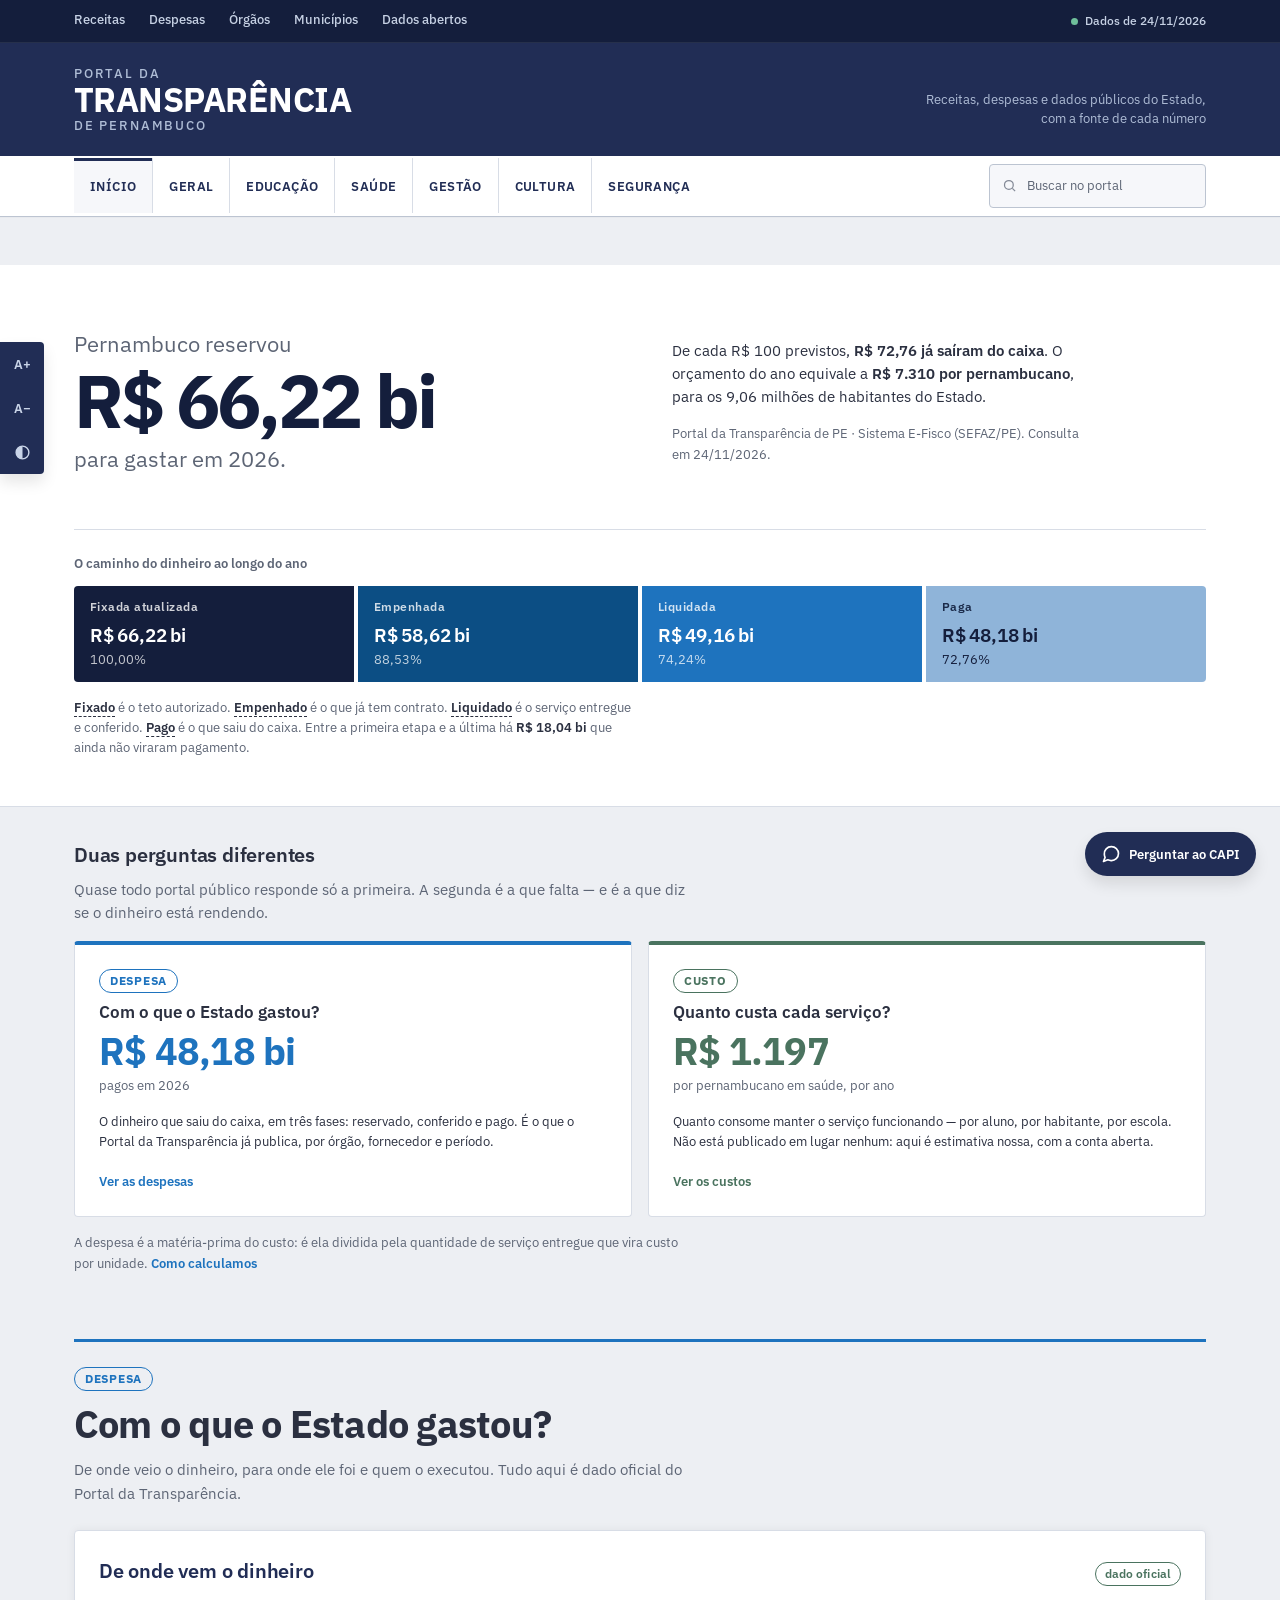
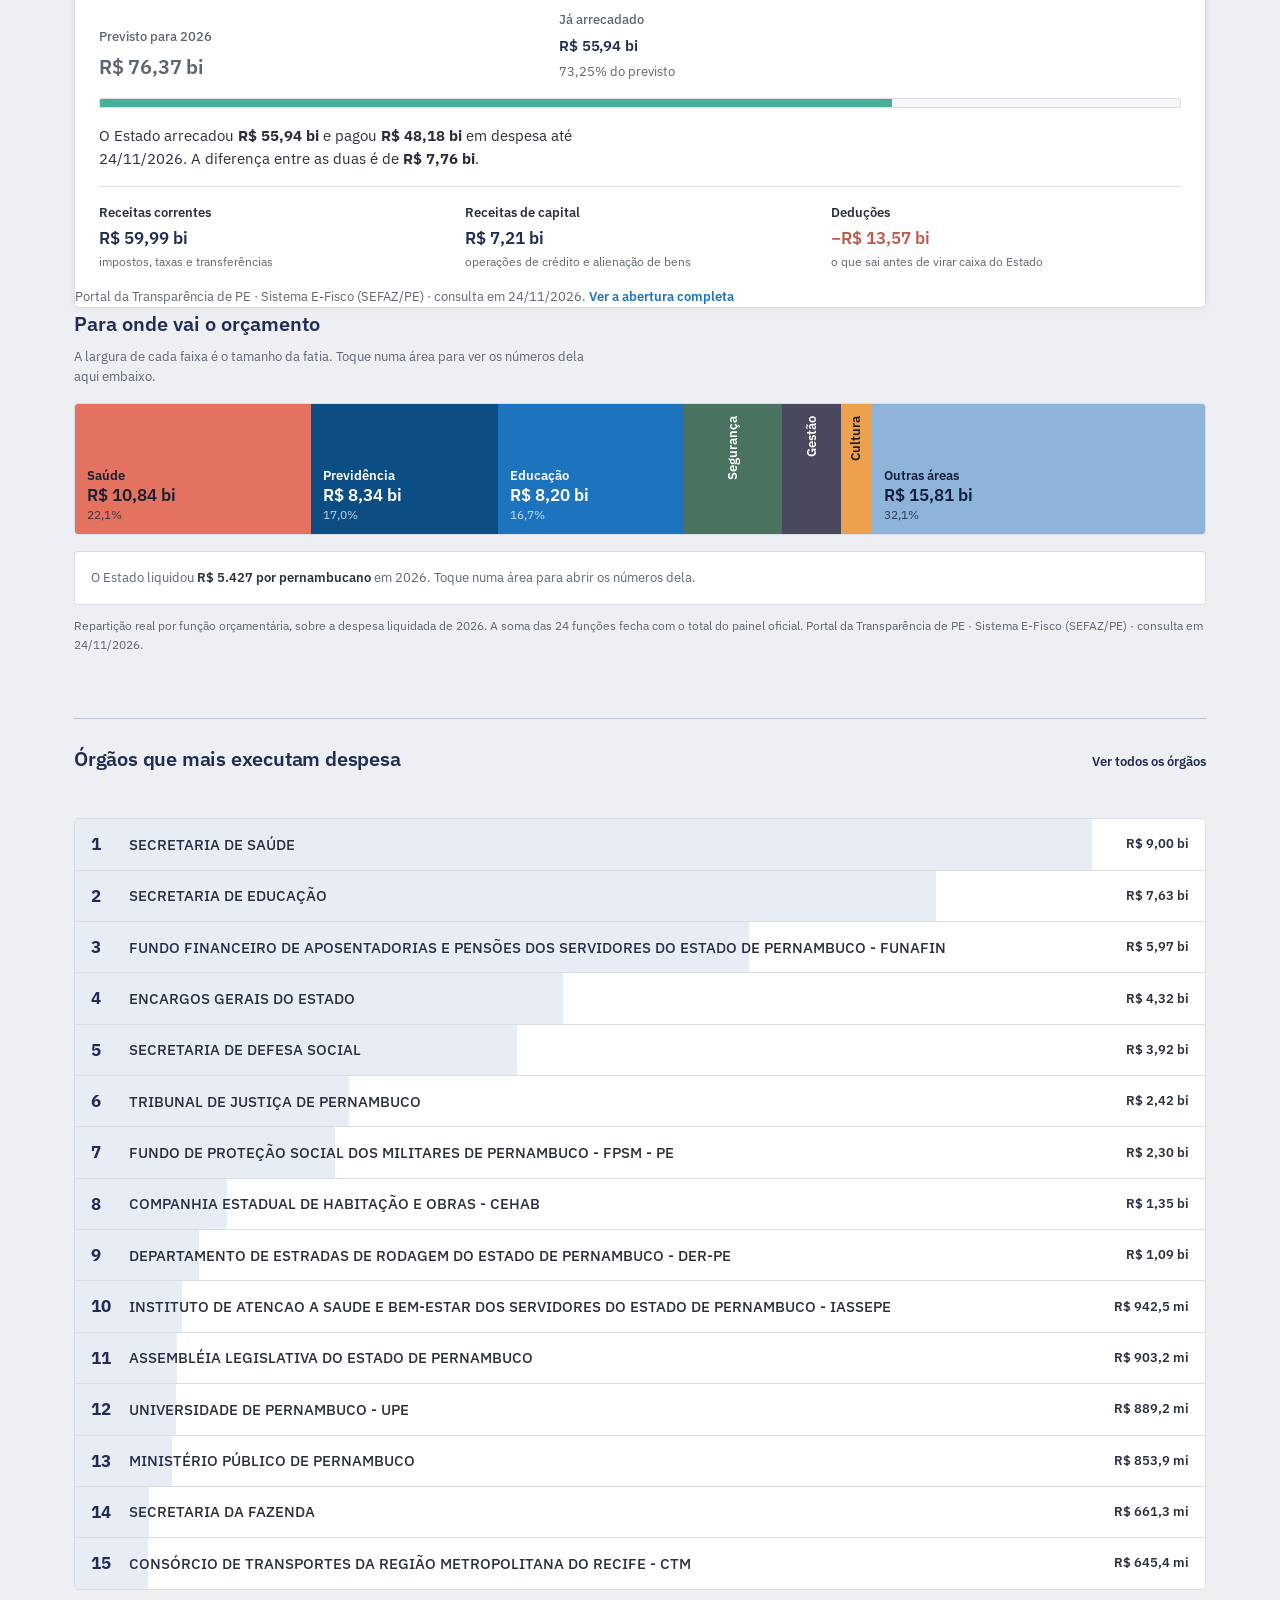
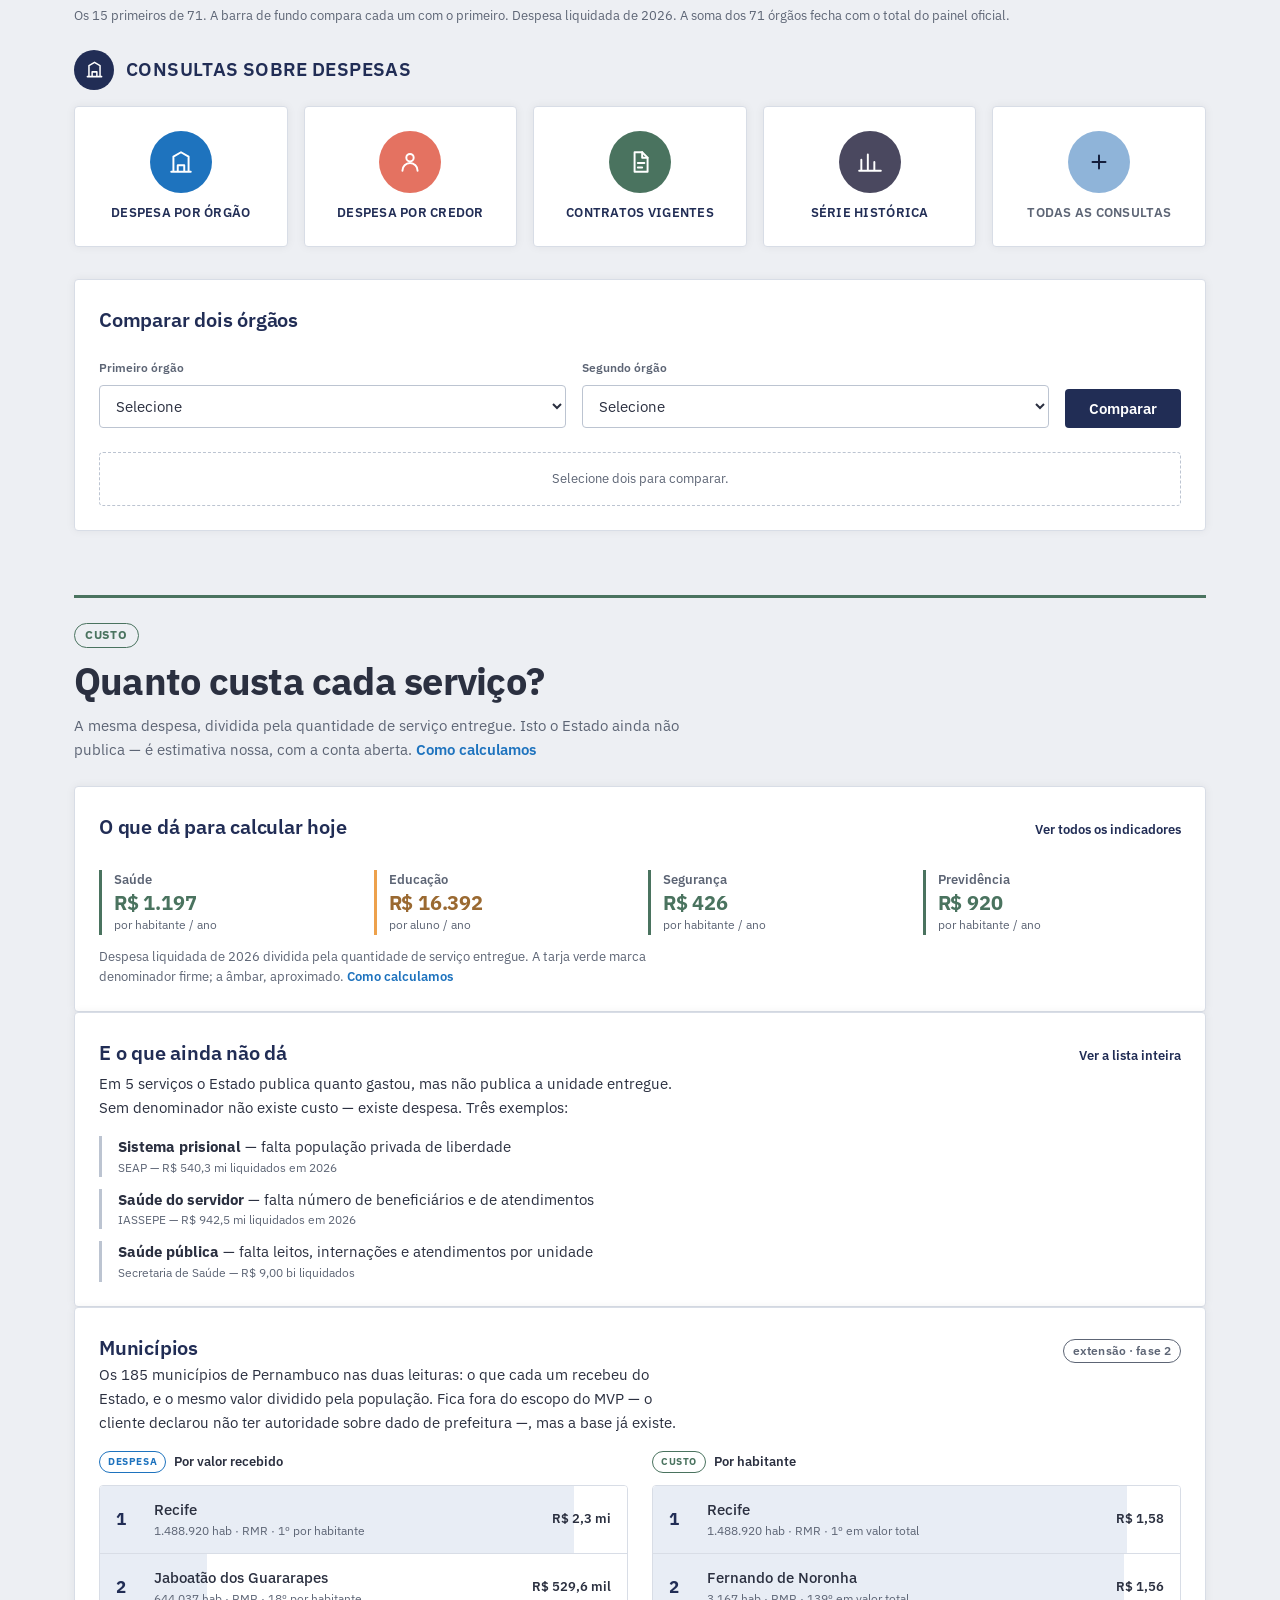
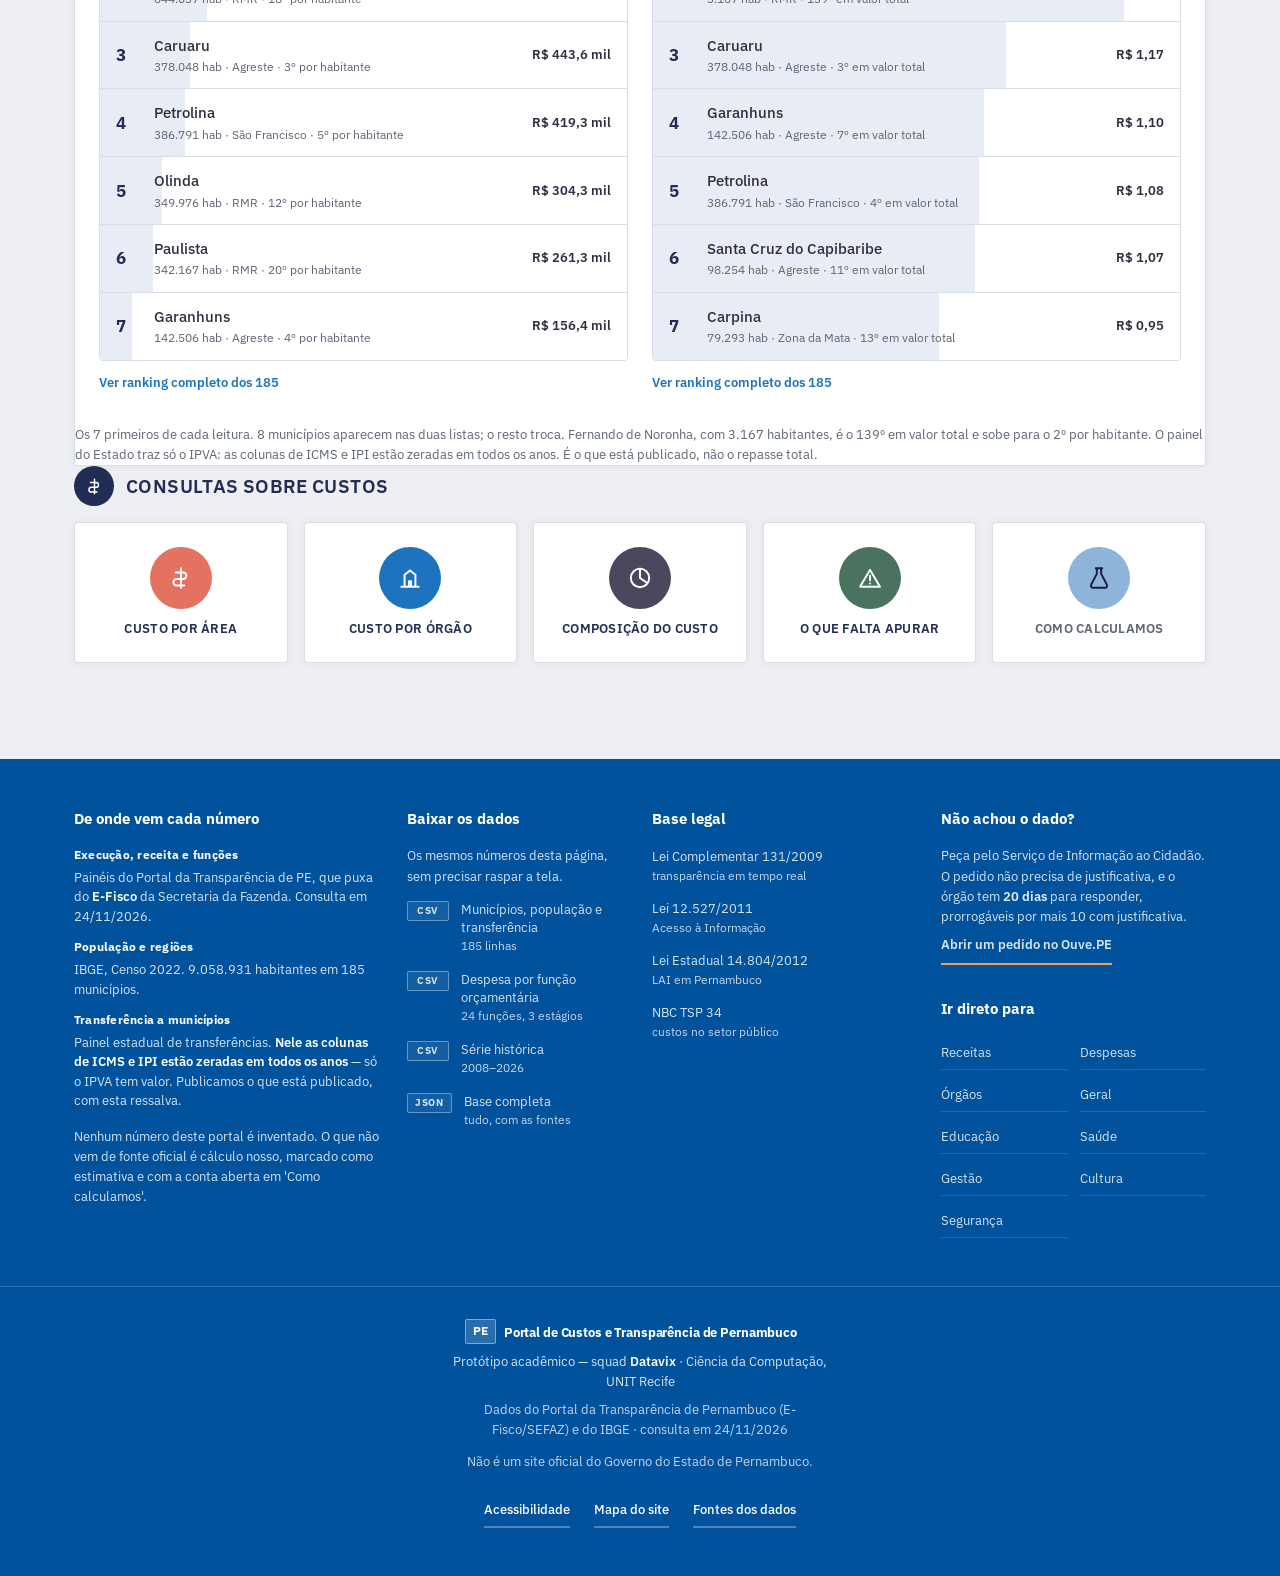
<file: index.html>
<!DOCTYPE html>
<html lang="pt-BR">
<head>
<meta charset="UTF-8">
<meta name="viewport" content="width=device-width, initial-scale=1.0">
<title>Portal de Custos e Transparência — Pernambuco</title>
<meta name="description" content="Duas perguntas sobre o dinheiro de Pernambuco: com o que o Estado gastou, e quanto custa manter cada serviço. Dado oficial do E-Fisco e estimativas de custo com o método aberto.">
<link rel="stylesheet" href="assets/css/style.css">
</head>
<body>

<div id="site-header"></div>

<main id="conteudo">

  <!-- quanto é o orçamento e como ele percorre o ano -->
  <div id="abertura"></div>

  <!-- as duas perguntas, lado a lado, antes de qualquer tabela -->
  <div class="container"><div id="bifurcacao"></div></div>

  <!-- ================= TRILHA 1 — DESPESA ================= -->
  <div class="container">
    <div data-trilha="despesa" id="trilha-despesa"></div>

    <!-- de onde vem o dinheiro -->
    <div id="receita"></div>

    <!-- para onde ele vai, por área -->
    <div id="faixa-orcamento"></div>

    <!-- quem executa: as principais despesas por órgão -->
    <section class="card grid-row" id="orgaos">
      <div class="card__header">
        <h2 class="card__title" data-titulo-ranking></h2>
        <a class="card__link" href="#">Ver todos os órgãos</a>
      </div>
      <div class="card__body">
        <ol class="ranking-list"></ol>
        <p class="chart-caption" data-nota-ranking></p>
      </div>
    </section>

    <!-- consultas do lado da despesa -->
    <div data-secao="Consultas sobre despesas" data-secao-fixa data-icone="orgao"></div>
    <ul class="cartoes" data-cartoes="despesa"></ul>

    <!-- comparar dois órgãos: a frase do desafio -->
    <section class="card">
      <div class="card__header">
        <h2 class="card__title" data-titulo-comparador></h2>
      </div>
      <div class="comparador">
        <div>
          <label for="mun-a" data-rotulo-a></label>
          <select id="mun-a"></select>
        </div>
        <div>
          <label for="mun-b" data-rotulo-b></label>
          <select id="mun-b"></select>
        </div>
        <button type="button">Comparar</button>
      </div>
      <p class="comparador__result">Selecione dois para comparar.</p>
    </section>
  </div>

  <!-- ================= TRILHA 2 — CUSTO ================= -->
  <div class="container">
    <div data-trilha="custo" id="trilha-custo"></div>

    <!-- principais custos unitários e as lacunas -->
    <div id="custos-resumo"></div>

    <!-- os 185 municípios nas duas leituras -->
    <div id="municipios"></div>

    <!-- consultas do lado do custo -->
    <div data-secao="Consultas sobre custos" data-secao-fixa data-icone="custo-area"></div>
    <ul class="cartoes" data-cartoes="custo"></ul>
  </div>

</main>

<div id="site-footer"></div>

<script src="assets/js/dados.js"></script>
<script src="assets/js/componentes.js"></script>
<script src="assets/js/layout.js"></script>
<script src="assets/js/assistente.js"></script>
</body>
</html>
</file>
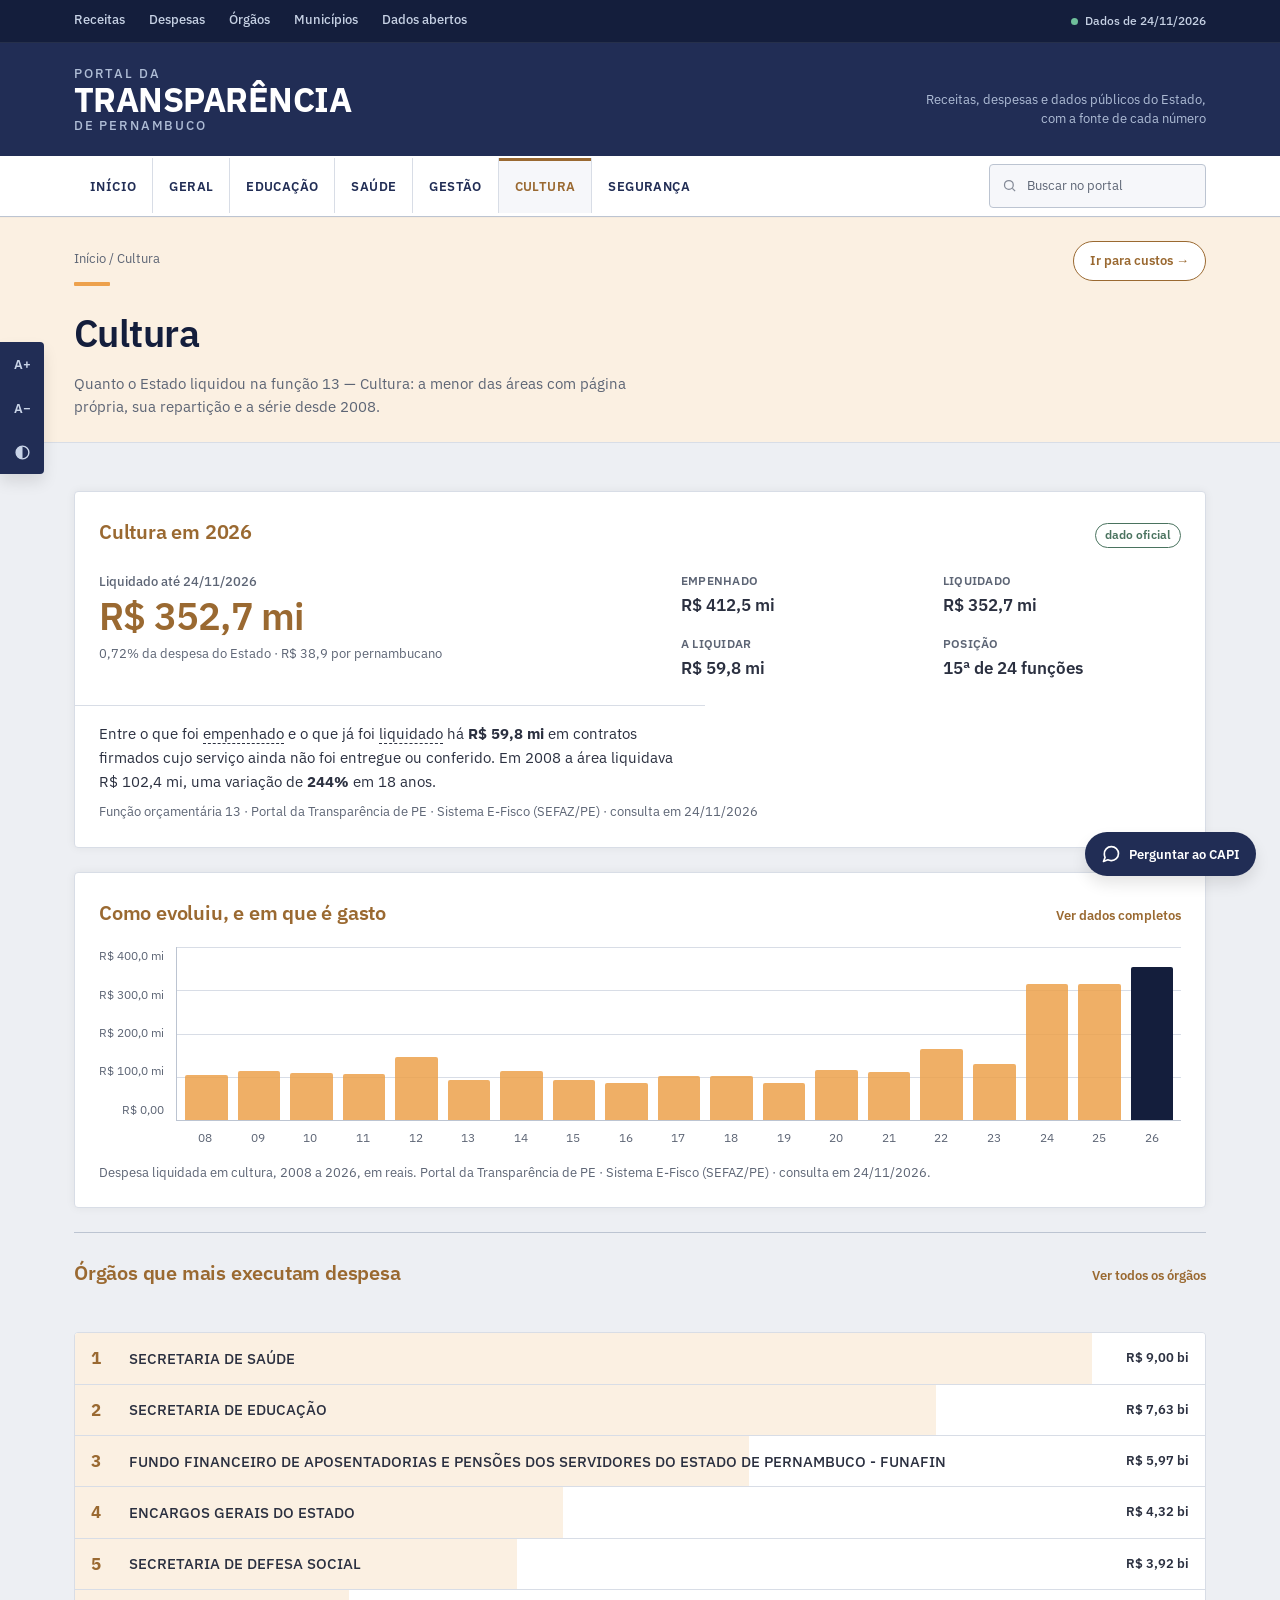
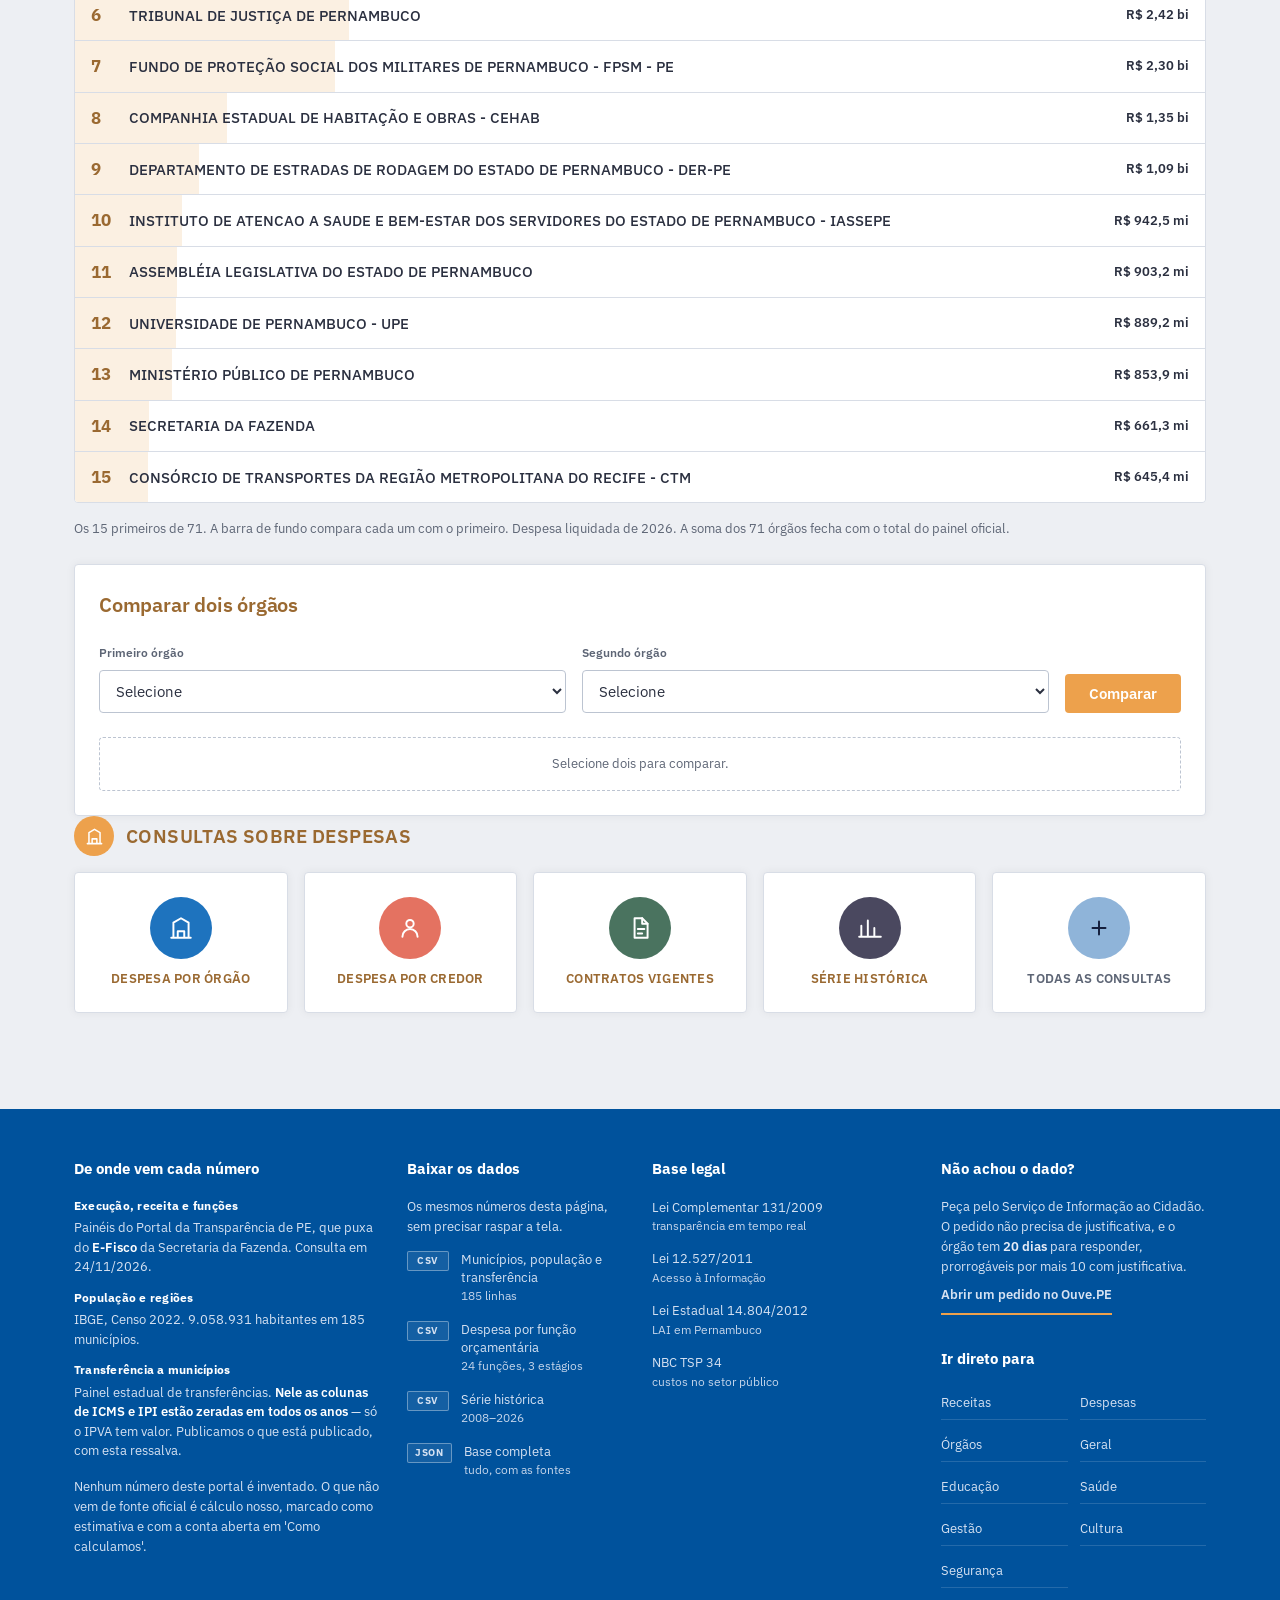
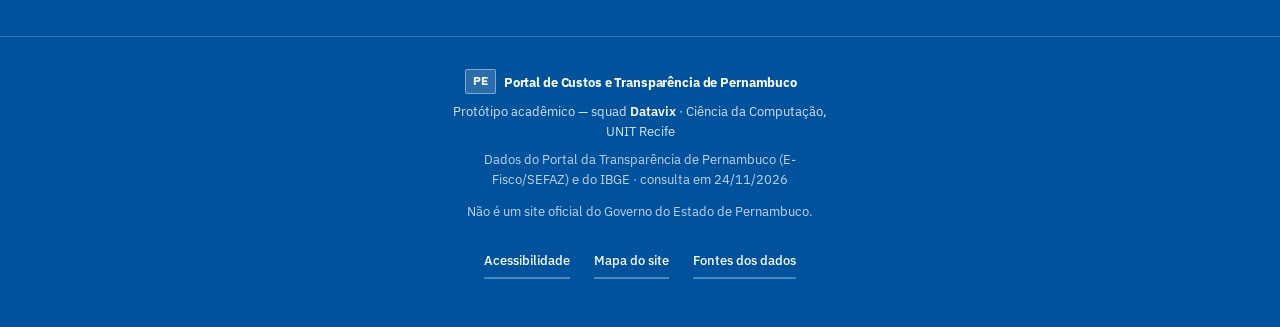
<file: cultura.html>
<!DOCTYPE html>
<html lang="pt-BR">
<head>
<meta charset="UTF-8">
<meta name="viewport" content="width=device-width, initial-scale=1.0">
<title>Cultura — Portal da Transparência — Pernambuco</title>
<meta name="description" content="Quanto o Estado liquidou na função 13 — Cultura: a menor das áreas com página própria, sua repartição e a série desde 2008.">
<link rel="stylesheet" href="assets/css/style.css">
</head>
<body data-sector="cultura">

<div id="site-header"></div>

<div class="section-band">
  <div class="container section-band__inner">
    <p class="breadcrumb"><a href="index.html">Início</a> / Cultura</p>
    <span class="section-band__eyebrow" aria-hidden="true"></span>
    <h1 class="section-band__title">Cultura</h1>
    <p class="section-band__desc" data-desc-despesa="Quanto o Estado liquidou na função 13 — Cultura: a menor das áreas com página própria, sua repartição e a série desde 2008." data-desc-custo="Quanto custa a política cultural por pernambucano, de que esse custo é feito e o que ainda falta para apurá-lo de verdade.">Quanto o Estado liquidou na função 13 — Cultura: a menor das áreas com página própria, sua repartição e a série desde 2008.</p>
  </div>
</div>

<main id="conteudo">
  <div class="container">

    <!-- ===== ABA DESPESA ===== -->
    <div data-modo-bloco="despesa">

      <div id="area-resumo"></div>

      <div class="grid-row">
        <section class="card">
          <div class="card__header">
            <h2 class="card__title">Como evoluiu, e em que é gasto</h2>
            <button type="button" class="card__link js-toggle-grafico" aria-expanded="false" aria-controls="grafico-completo-cultura">Ver dados completos</button>
          </div>
          <div class="card__body">
            <div class="chart" data-serie="cultura"></div>
            <p class="chart-caption" data-legenda-serie></p>

            <div class="chart-expanded" id="grafico-completo-cultura" hidden>
              <div class="chart-expanded__grid">
                <div class="chart-block">
                  <h3>Evolução anual</h3>
                  <div class="chart chart--large" data-serie="cultura"></div>
                  <p class="chart-caption" data-legenda-serie></p>
                </div>
                <div class="chart-block">
                  <h3>Por natureza da despesa</h3>
                  <div data-pizza></div>
                  <p class="chart-caption">Grupo de natureza da despesa, sobre o valor liquidado de 2026.</p>
                </div>
              </div>
            </div>
          </div>
        </section>
      </div>

      <section class="card grid-row" id="orgaos">
        <div class="card__header">
          <h2 class="card__title" data-titulo-ranking></h2>
          <a class="card__link" href="#">Ver todos os órgãos</a>
        </div>
        <div class="card__body">
          <ol class="ranking-list"></ol>
          <p class="chart-caption" data-nota-ranking></p>
        </div>
      </section>

      <section class="card">
        <div class="card__header">
          <h2 class="card__title" data-titulo-comparador></h2>
        </div>
        <div class="comparador">
          <div>
            <label for="mun-a" data-rotulo-a></label>
            <select id="mun-a"></select>
          </div>
          <div>
            <label for="mun-b" data-rotulo-b></label>
            <select id="mun-b"></select>
          </div>
          <button type="button">Comparar</button>
        </div>
        <p class="comparador__result">Selecione dois para comparar.</p>
      </section>
    </div>

    <!-- ===== ABA CUSTO ===== -->
    <div data-modo-bloco="custo" hidden>
      <div id="area-custo"></div>
    </div>

    <div data-secao="Consultas sobre despesas" data-icone="orgao"></div>
    <ul class="cartoes"></ul>

  </div>
</main>

<div id="site-footer"></div>

<script src="assets/js/dados.js"></script>
<script src="assets/js/componentes.js"></script>
<script src="assets/js/layout.js"></script>
<script src="assets/js/assistente.js"></script>
</body>
</html>
</file>
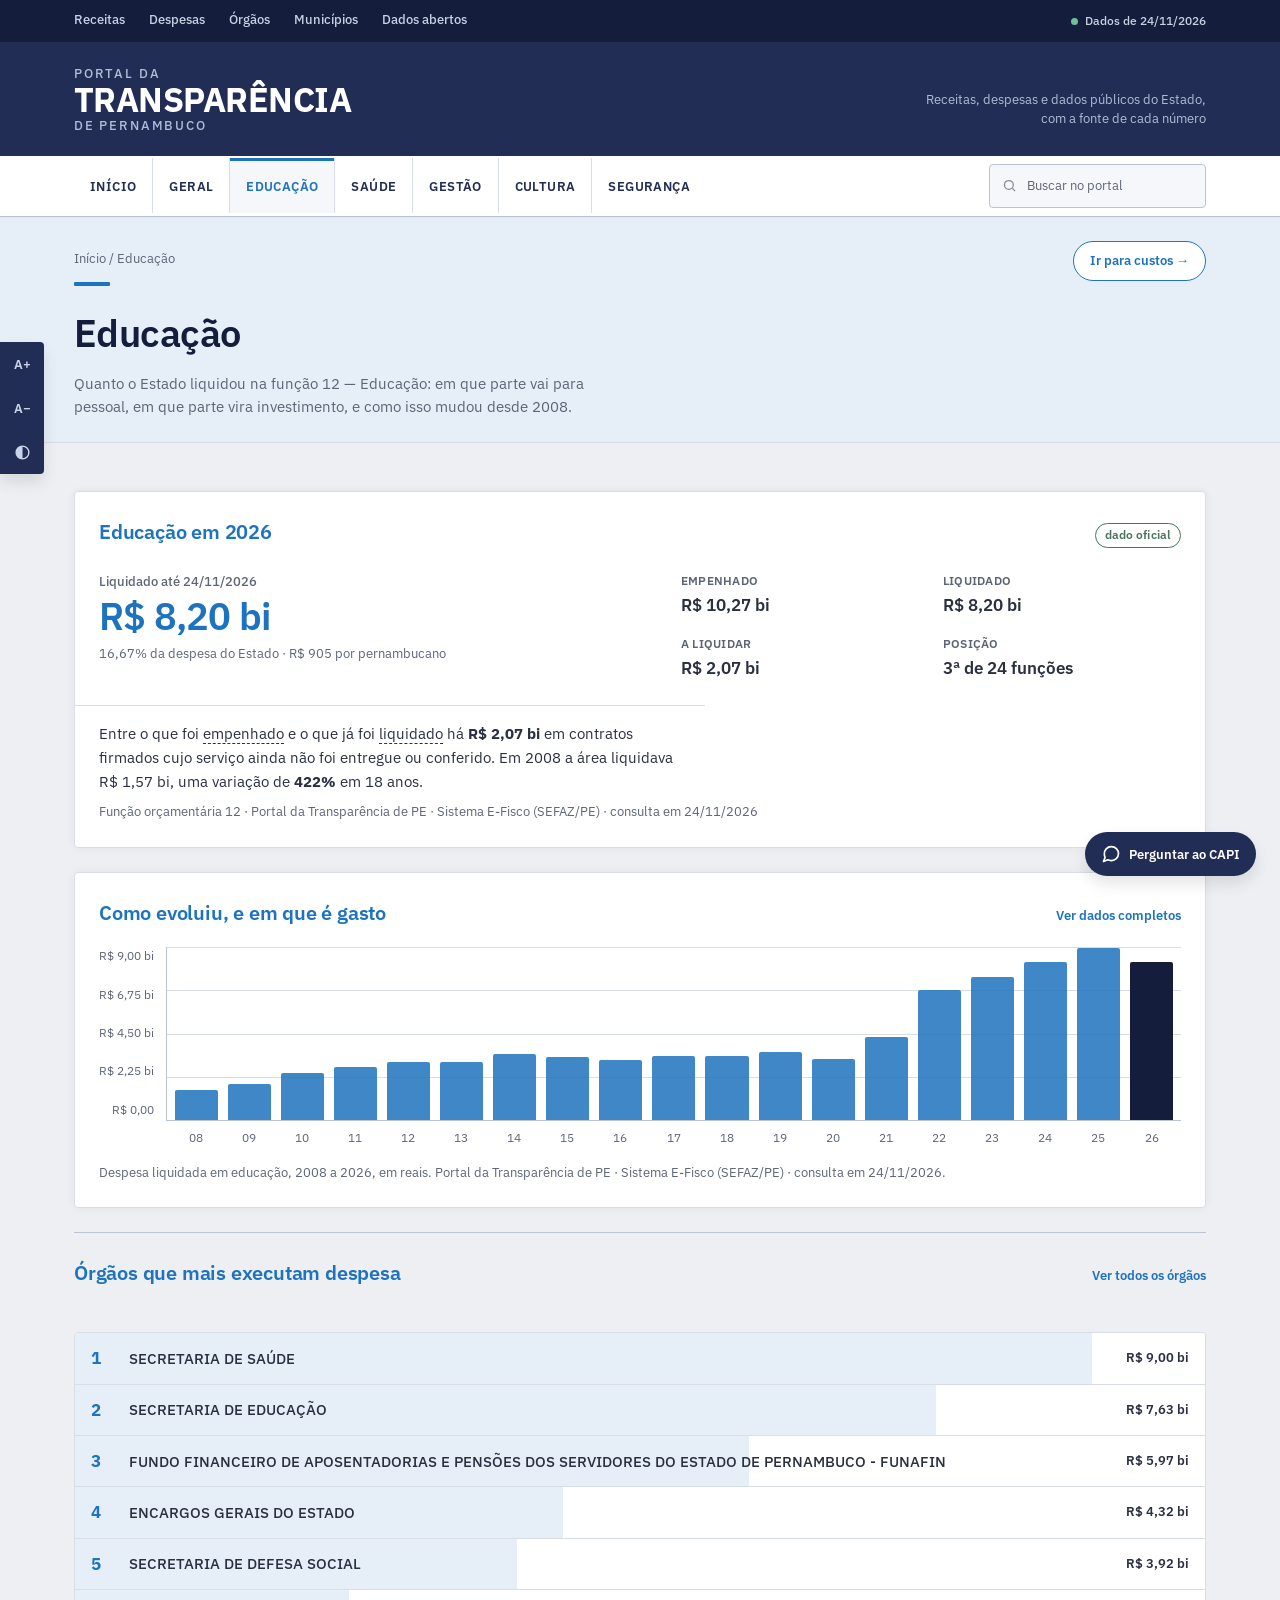
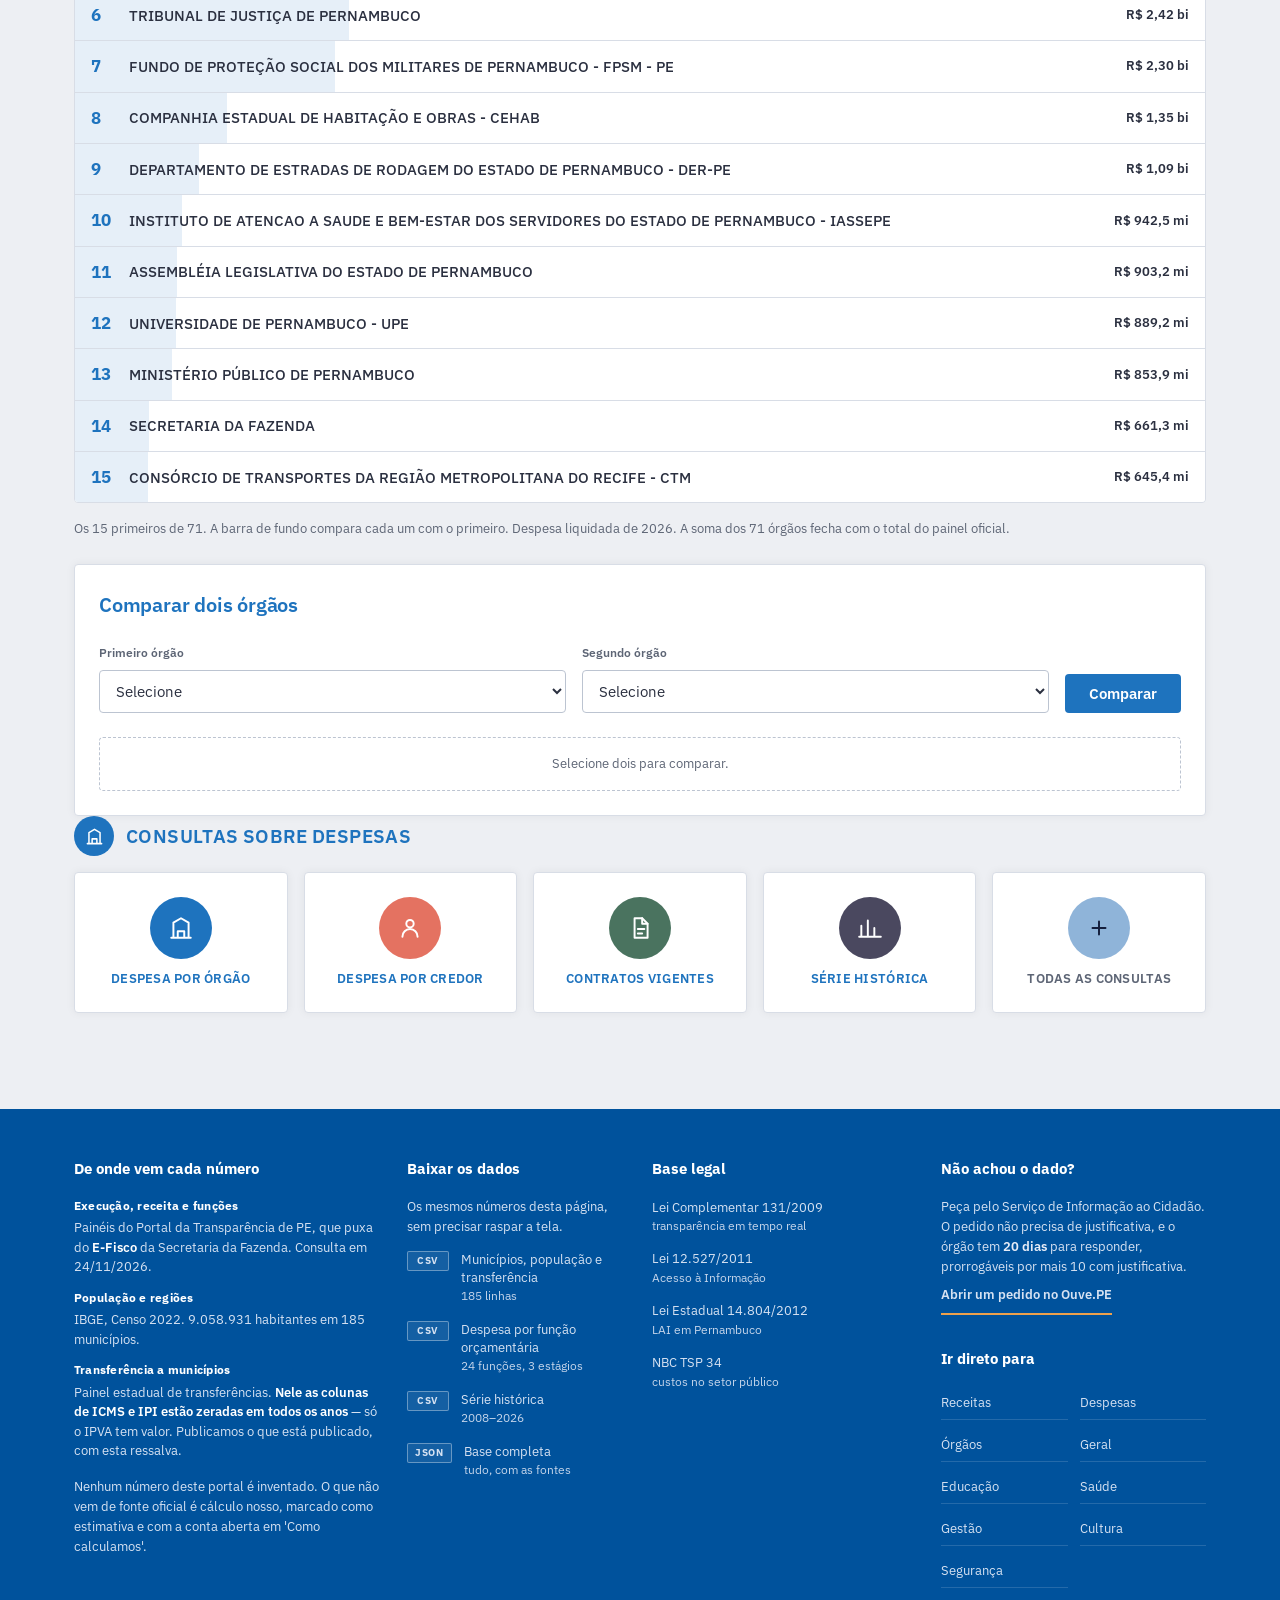
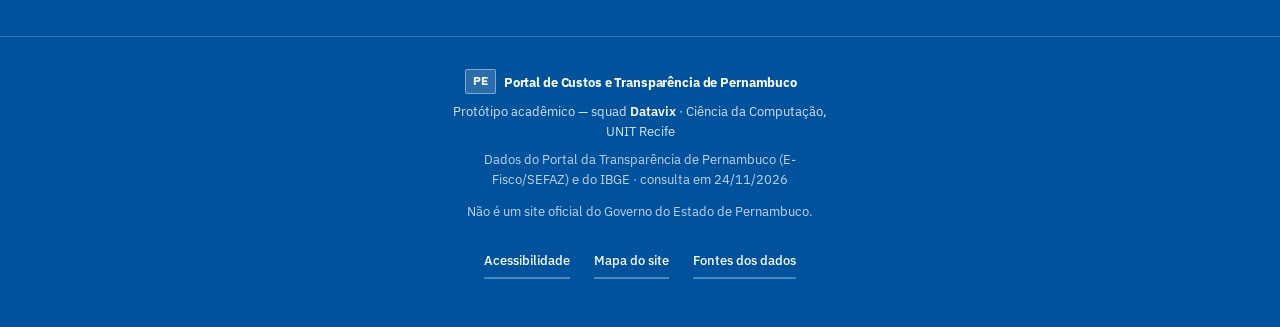
<file: educacao.html>
<!DOCTYPE html>
<html lang="pt-BR">
<head>
<meta charset="UTF-8">
<meta name="viewport" content="width=device-width, initial-scale=1.0">
<title>Educação — Portal da Transparência — Pernambuco</title>
<meta name="description" content="Quanto o Estado liquidou na função 12 — Educação: em que parte vai para pessoal, em que parte vira investimento, e como isso mudou desde 2008.">
<link rel="stylesheet" href="assets/css/style.css">
</head>
<body data-sector="educacao">

<div id="site-header"></div>

<div class="section-band">
  <div class="container section-band__inner">
    <p class="breadcrumb"><a href="index.html">Início</a> / Educação</p>
    <span class="section-band__eyebrow" aria-hidden="true"></span>
    <h1 class="section-band__title">Educação</h1>
    <p class="section-band__desc" data-desc-despesa="Quanto o Estado liquidou na função 12 — Educação: em que parte vai para pessoal, em que parte vira investimento, e como isso mudou desde 2008." data-desc-custo="Quanto custa manter um estudante e uma escola da rede estadual por ano, de que esse custo é feito e o que ainda falta para apurá-lo de verdade.">Quanto o Estado liquidou na função 12 — Educação: em que parte vai para pessoal, em que parte vira investimento, e como isso mudou desde 2008.</p>
  </div>
</div>

<main id="conteudo">
  <div class="container">

    <!-- ===== ABA DESPESA ===== -->
    <div data-modo-bloco="despesa">

      <div id="area-resumo"></div>

      <div class="grid-row">
        <section class="card">
          <div class="card__header">
            <h2 class="card__title">Como evoluiu, e em que é gasto</h2>
            <button type="button" class="card__link js-toggle-grafico" aria-expanded="false" aria-controls="grafico-completo-educacao">Ver dados completos</button>
          </div>
          <div class="card__body">
            <div class="chart" data-serie="educacao"></div>
            <p class="chart-caption" data-legenda-serie></p>

            <div class="chart-expanded" id="grafico-completo-educacao" hidden>
              <div class="chart-expanded__grid">
                <div class="chart-block">
                  <h3>Evolução anual</h3>
                  <div class="chart chart--large" data-serie="educacao"></div>
                  <p class="chart-caption" data-legenda-serie></p>
                </div>
                <div class="chart-block">
                  <h3>Por natureza da despesa</h3>
                  <div data-pizza></div>
                  <p class="chart-caption">Grupo de natureza da despesa, sobre o valor liquidado de 2026.</p>
                </div>
              </div>
            </div>
          </div>
        </section>
      </div>

      <section class="card grid-row" id="orgaos">
        <div class="card__header">
          <h2 class="card__title" data-titulo-ranking></h2>
          <a class="card__link" href="#">Ver todos os órgãos</a>
        </div>
        <div class="card__body">
          <ol class="ranking-list"></ol>
          <p class="chart-caption" data-nota-ranking></p>
        </div>
      </section>

      <section class="card">
        <div class="card__header">
          <h2 class="card__title" data-titulo-comparador></h2>
        </div>
        <div class="comparador">
          <div>
            <label for="mun-a" data-rotulo-a></label>
            <select id="mun-a"></select>
          </div>
          <div>
            <label for="mun-b" data-rotulo-b></label>
            <select id="mun-b"></select>
          </div>
          <button type="button">Comparar</button>
        </div>
        <p class="comparador__result">Selecione dois para comparar.</p>
      </section>
    </div>

    <!-- ===== ABA CUSTO ===== -->
    <div data-modo-bloco="custo" hidden>
      <div id="area-custo"></div>
    </div>

    <div data-secao="Consultas sobre despesas" data-icone="orgao"></div>
    <ul class="cartoes"></ul>

  </div>
</main>

<div id="site-footer"></div>

<script src="assets/js/dados.js"></script>
<script src="assets/js/componentes.js"></script>
<script src="assets/js/layout.js"></script>
<script src="assets/js/assistente.js"></script>
</body>
</html>
</file>
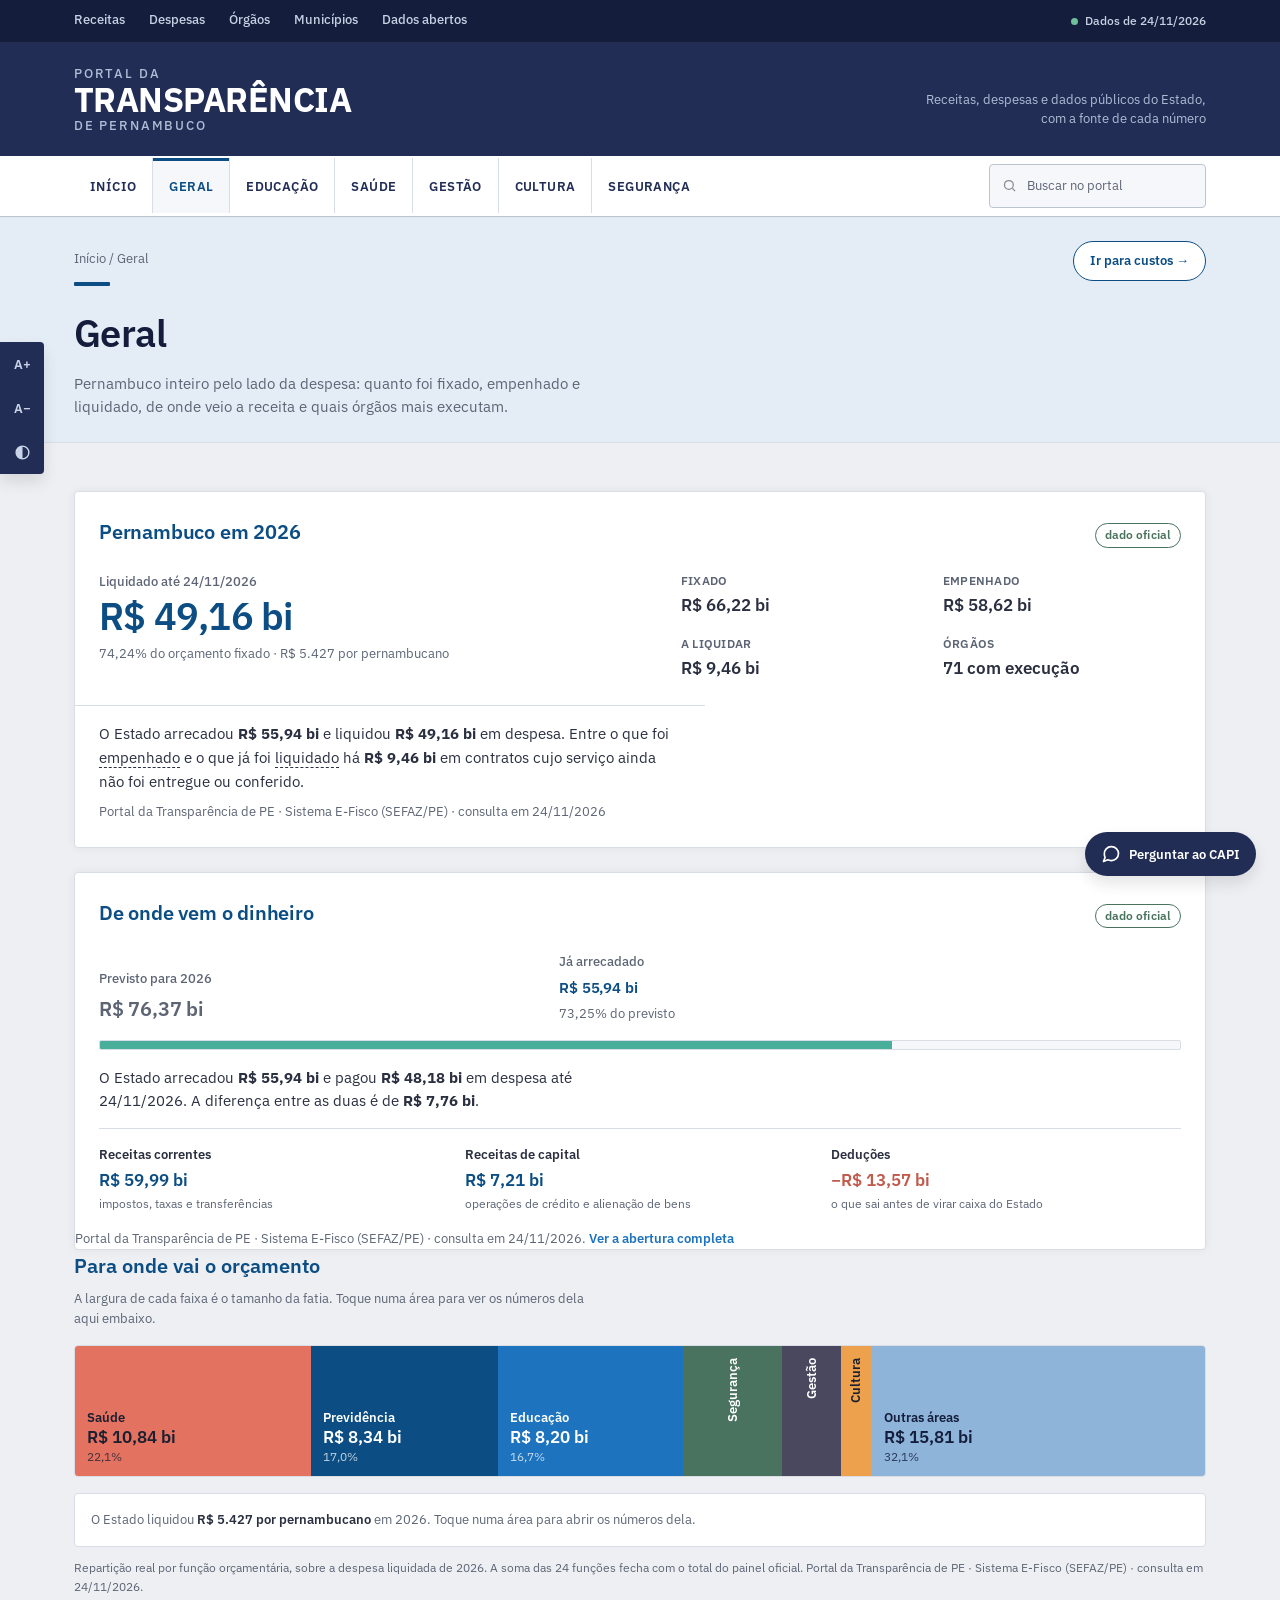
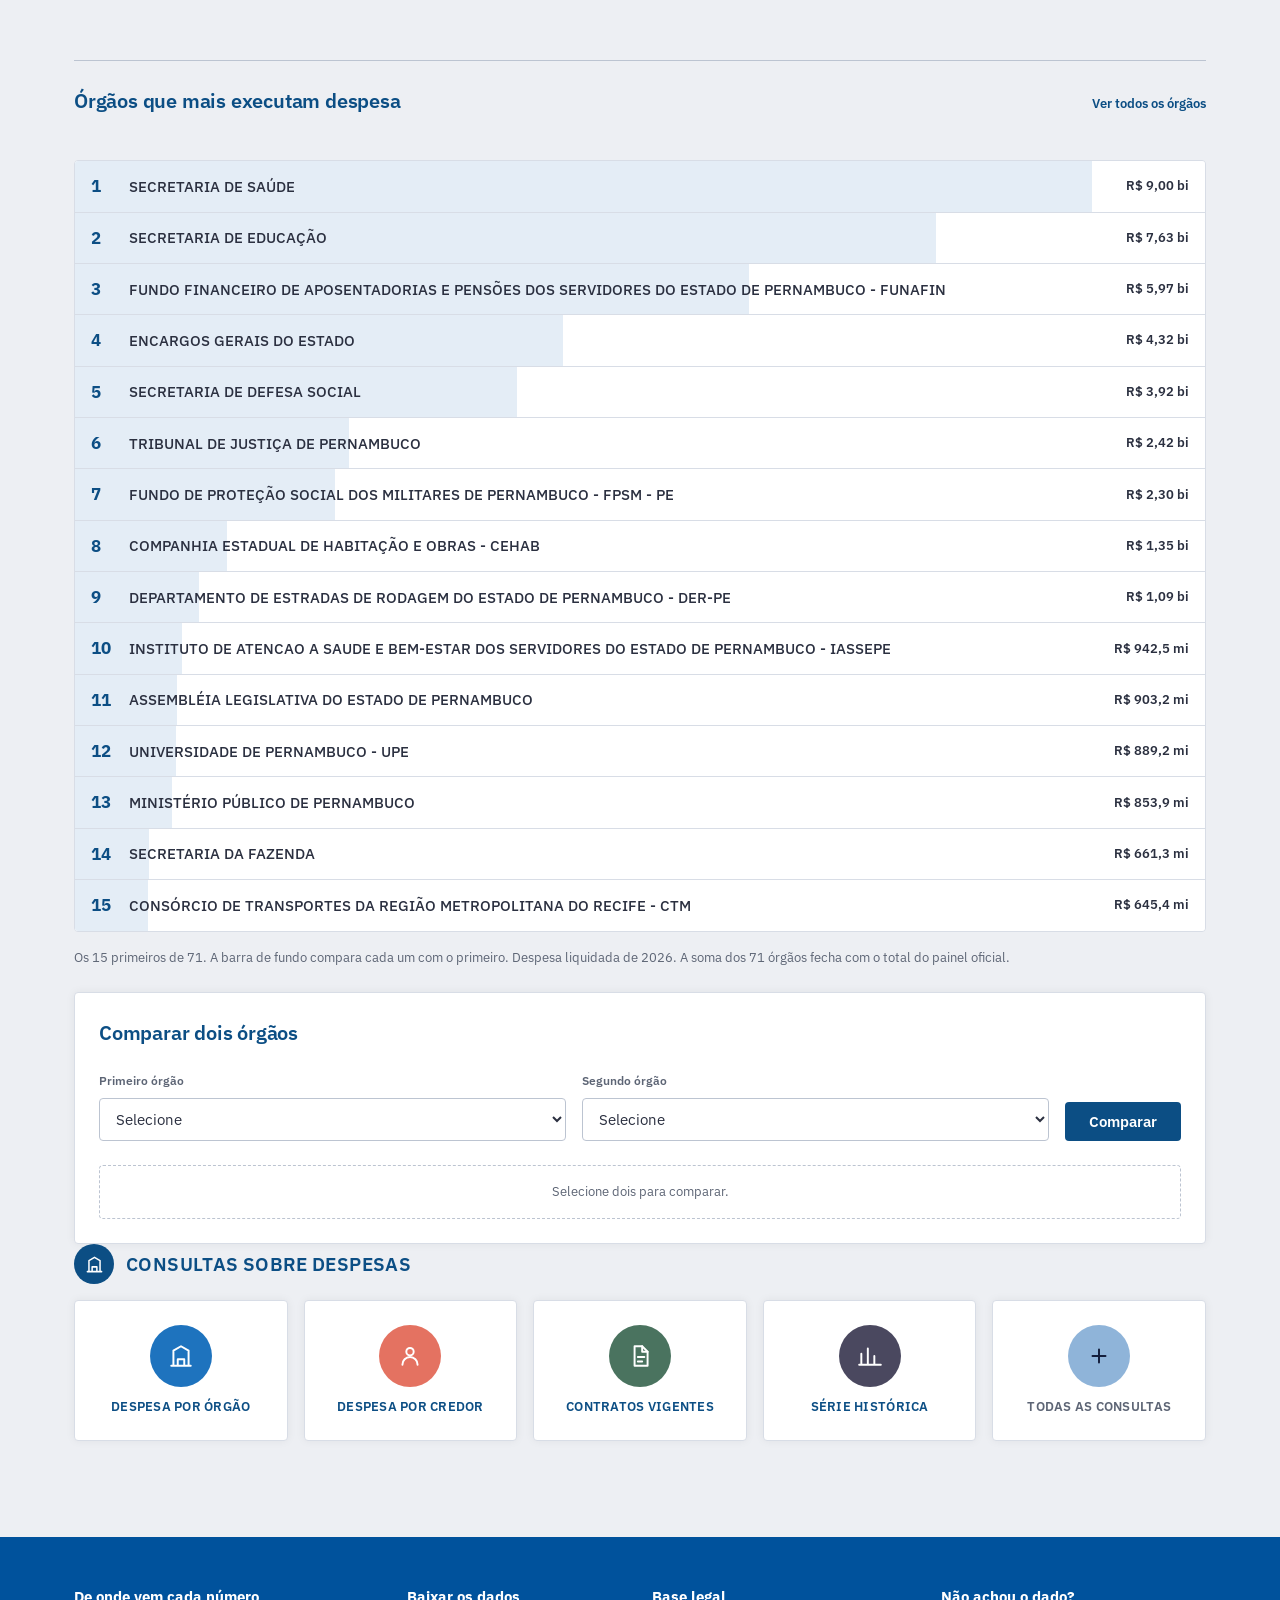
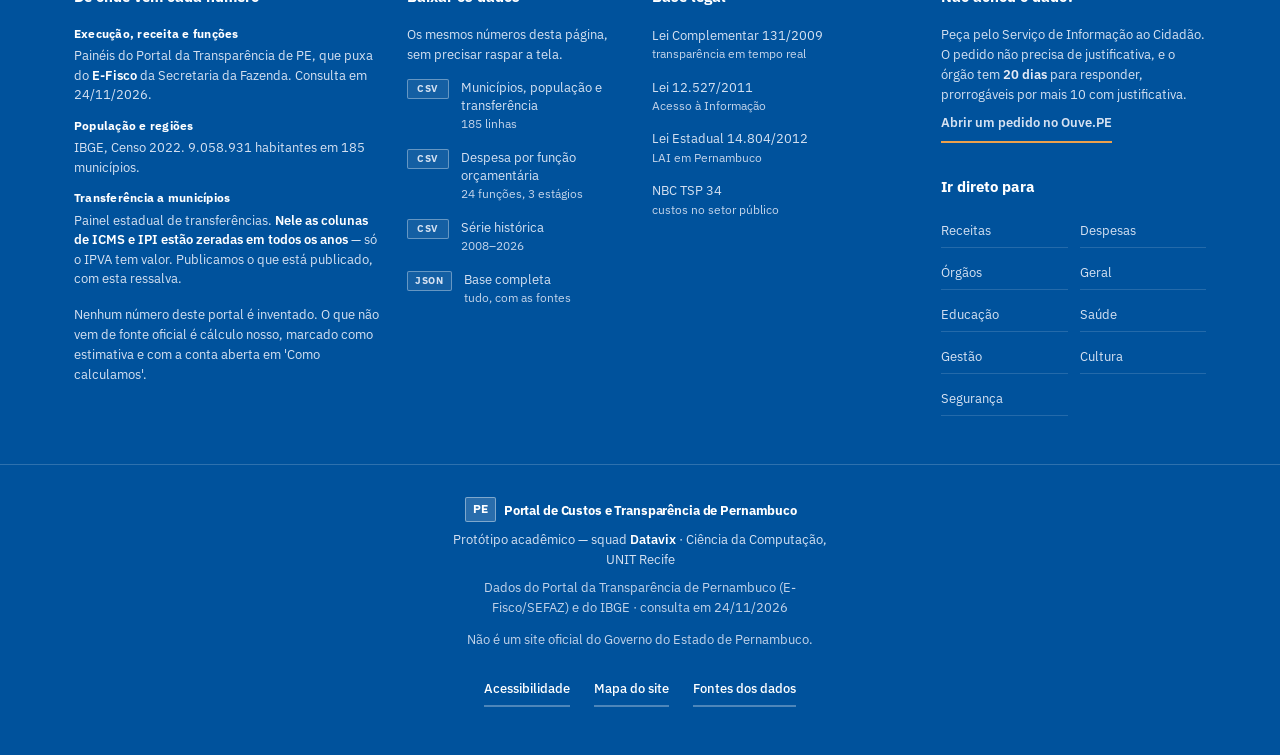
<file: geral.html>
<!DOCTYPE html>
<html lang="pt-BR">
<head>
<meta charset="UTF-8">
<meta name="viewport" content="width=device-width, initial-scale=1.0">
<title>Geral — Portal de Custos e Transparência de Pernambuco</title>
<meta name="description" content="Pernambuco inteiro pelas duas perguntas: com o que o Estado gastou, e quanto custa manter cada serviço.">
<link rel="stylesheet" href="assets/css/style.css">
</head>
<body data-sector="geral">

<div id="site-header"></div>

<div class="section-band">
  <div class="container section-band__inner">
    <p class="breadcrumb"><a href="index.html">Início</a> / Geral</p>
    <span class="section-band__eyebrow" aria-hidden="true"></span>
    <h1 class="section-band__title">Geral</h1>
    <p class="section-band__desc"
       data-desc-despesa="Pernambuco inteiro pelo lado da despesa: quanto foi fixado, empenhado e liquidado, de onde veio a receita e quais órgãos mais executam."
       data-desc-custo="Pernambuco inteiro pelo lado do custo: quanto custa manter cada serviço por unidade entregue, de que esse custo é feito e o que ainda falta para apurá-lo.">Pernambuco inteiro pelo lado da despesa: quanto foi fixado, empenhado e liquidado, de onde veio a receita e quais órgãos mais executam.</p>
  </div>
</div>

<main id="conteudo">
  <div class="container">

    <!-- ===== ABA DESPESA ===== -->
    <div data-modo-bloco="despesa">

      <div id="execucao-resumo"></div>

      <!-- de onde vem o dinheiro -->
      <div id="receita"></div>

      <!-- para onde vai, por área -->
      <div id="faixa-orcamento"></div>

      <!-- quem executa -->
      <section class="card grid-row" id="orgaos">
        <div class="card__header">
          <h2 class="card__title" data-titulo-ranking></h2>
          <a class="card__link" href="#">Ver todos os órgãos</a>
        </div>
        <div class="card__body">
          <ol class="ranking-list"></ol>
          <p class="chart-caption" data-nota-ranking></p>
        </div>
      </section>

      <!-- comparar dois órgãos -->
      <section class="card">
        <div class="card__header">
          <h2 class="card__title" data-titulo-comparador></h2>
        </div>
        <div class="comparador">
          <div>
            <label for="mun-a" data-rotulo-a></label>
            <select id="mun-a"></select>
          </div>
          <div>
            <label for="mun-b" data-rotulo-b></label>
            <select id="mun-b"></select>
          </div>
          <button type="button">Comparar</button>
        </div>
        <p class="comparador__result">Selecione dois para comparar.</p>
      </section>
    </div>

    <!-- ===== ABA CUSTO ===== -->
    <div data-modo-bloco="custo" hidden>

      <!-- indicadores de custo unitário e as lacunas -->
      <div id="custos"></div>

      <!-- ranking de custo por área -->
      <div id="ranking-custo"></div>
    </div>

    <div data-secao="Consultas sobre despesas" data-icone="orgao"></div>
    <ul class="cartoes"></ul>

  </div>
</main>

<div id="site-footer"></div>

<script src="assets/js/dados.js"></script>
<script src="assets/js/componentes.js"></script>
<script src="assets/js/layout.js"></script>
<script src="assets/js/assistente.js"></script>
</body>
</html>
</file>
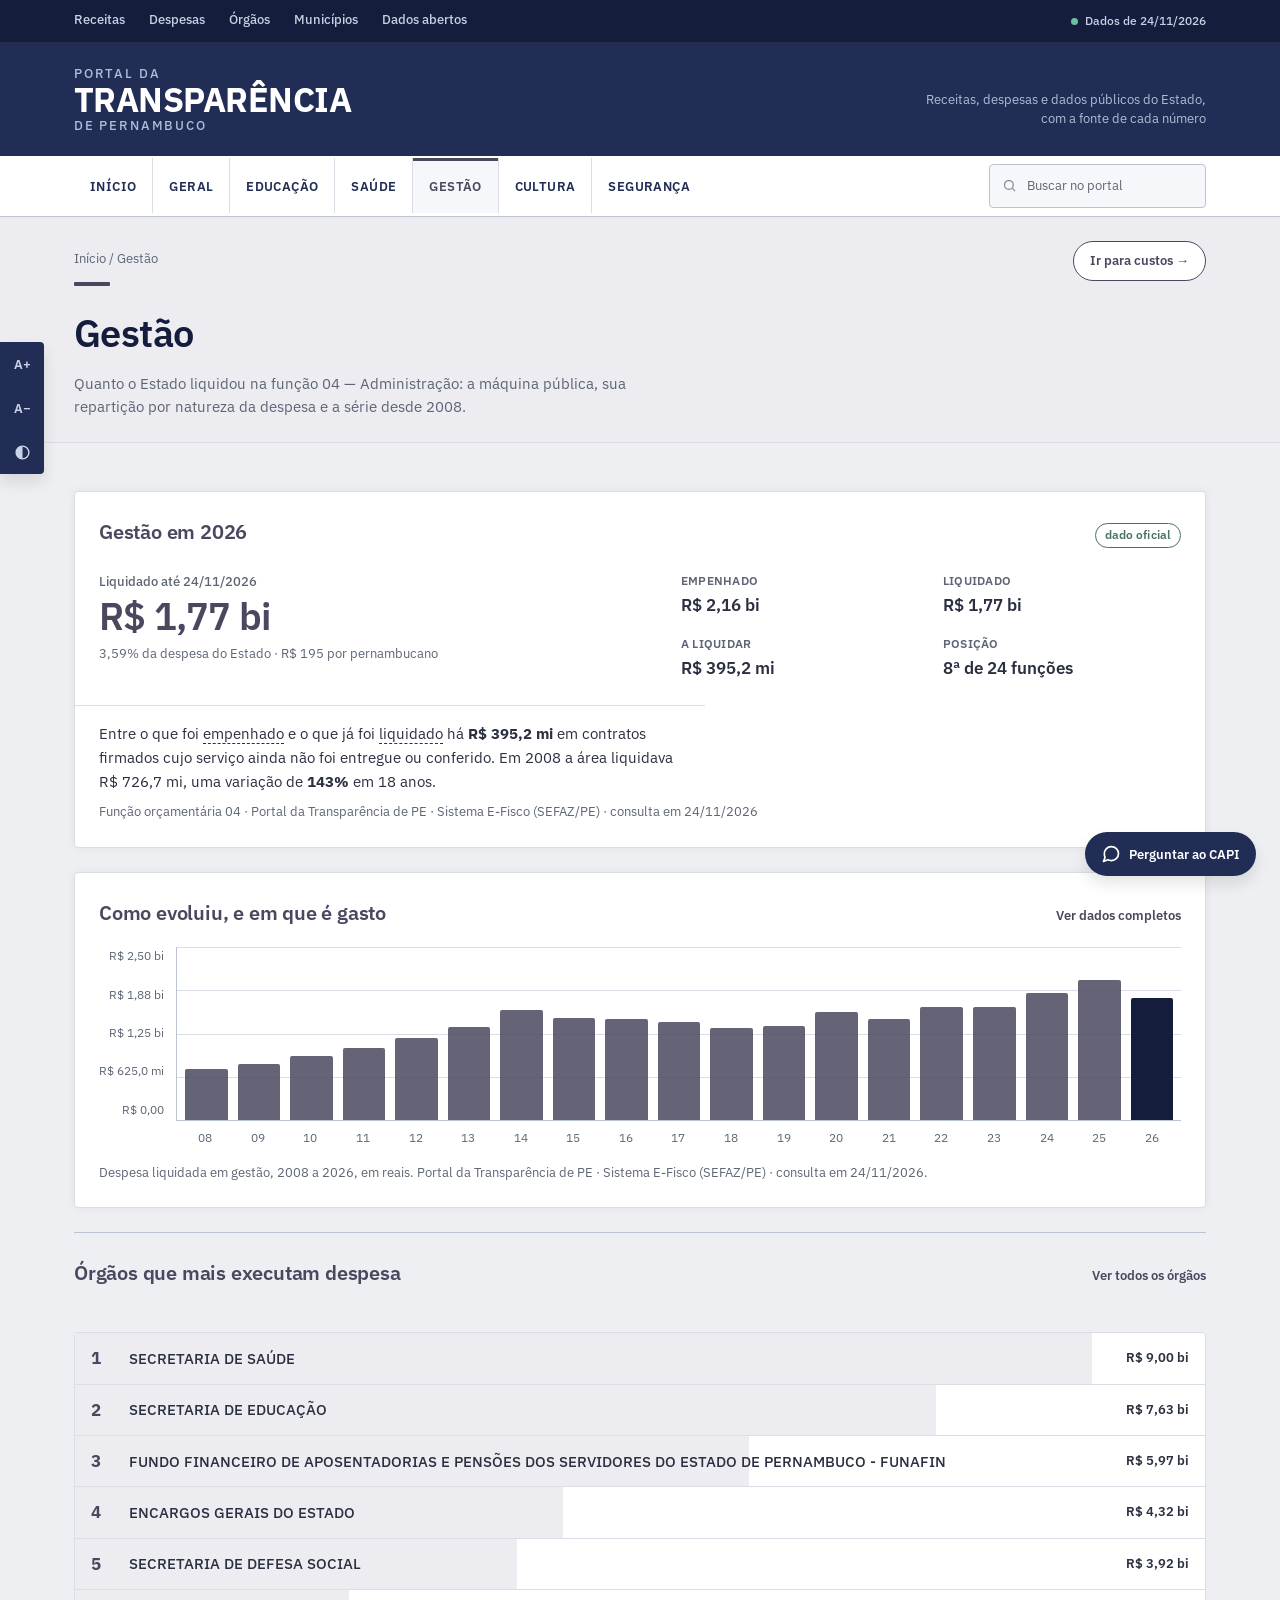
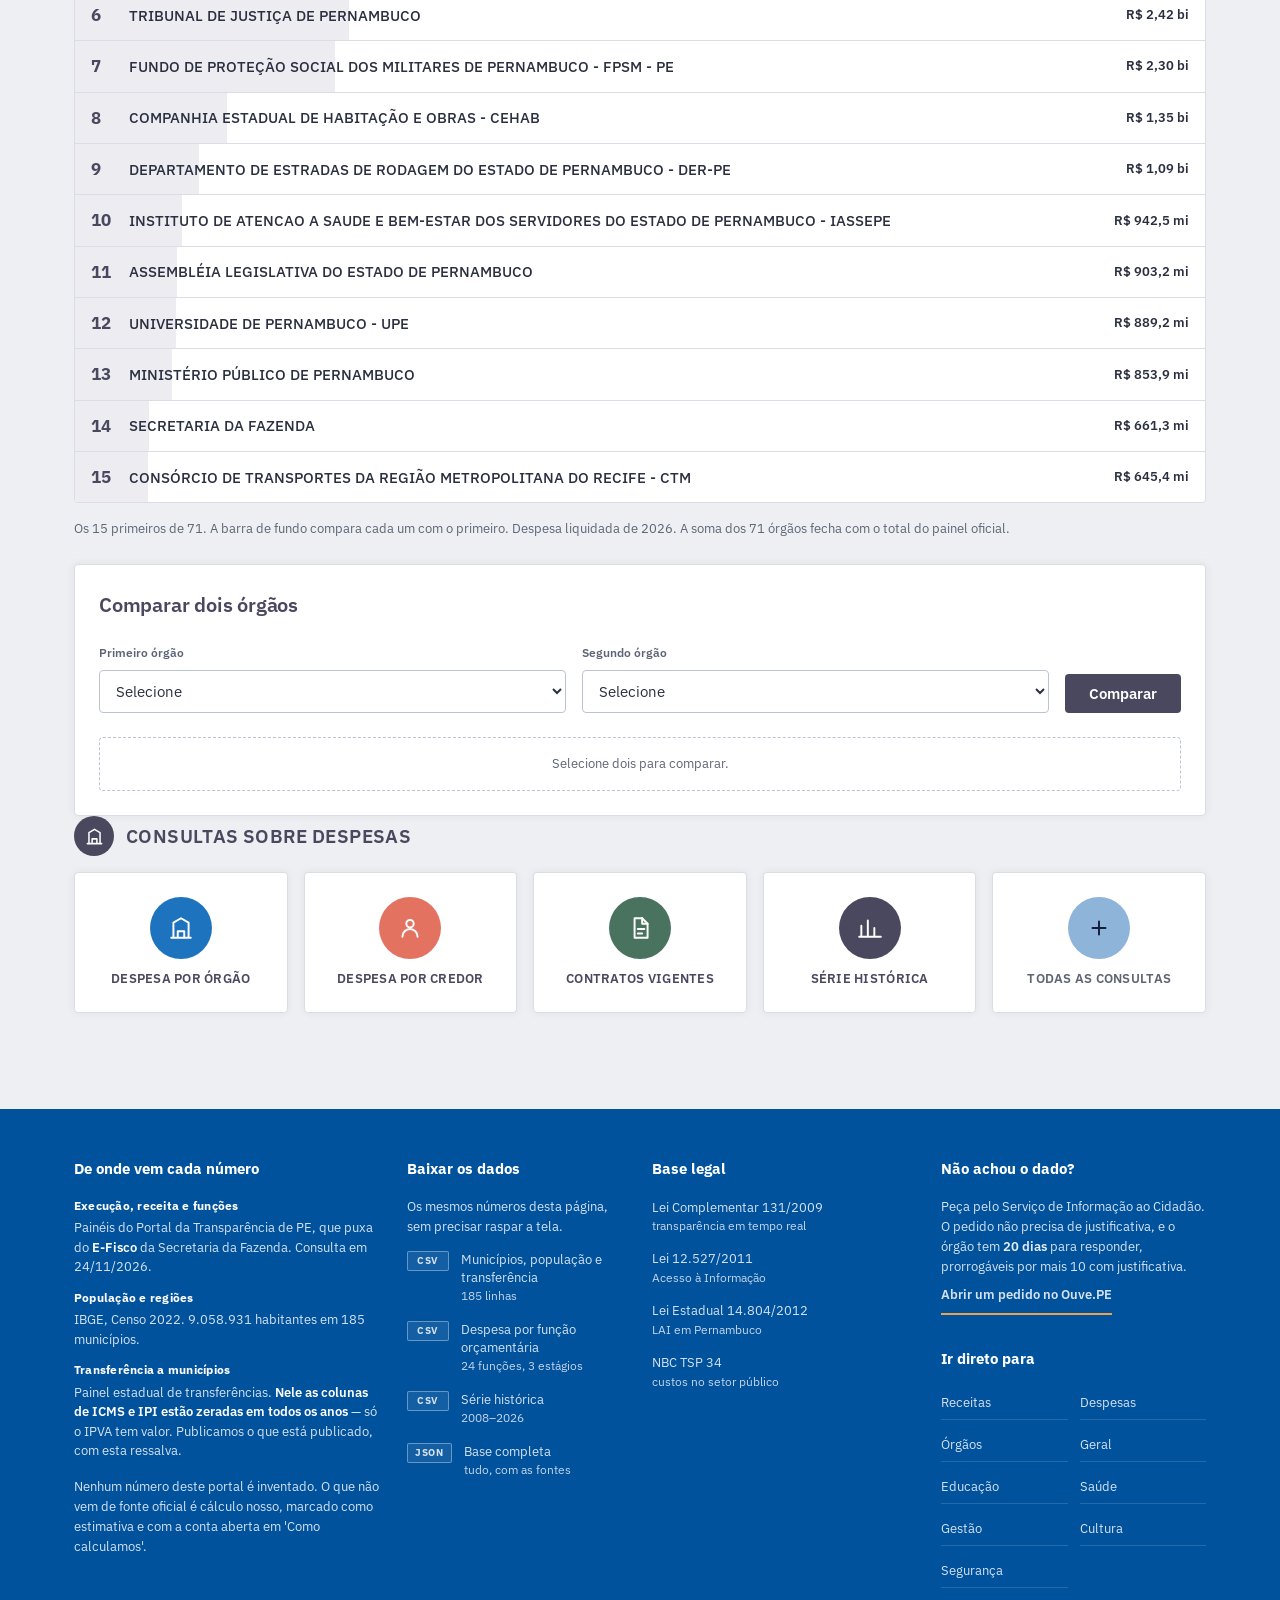
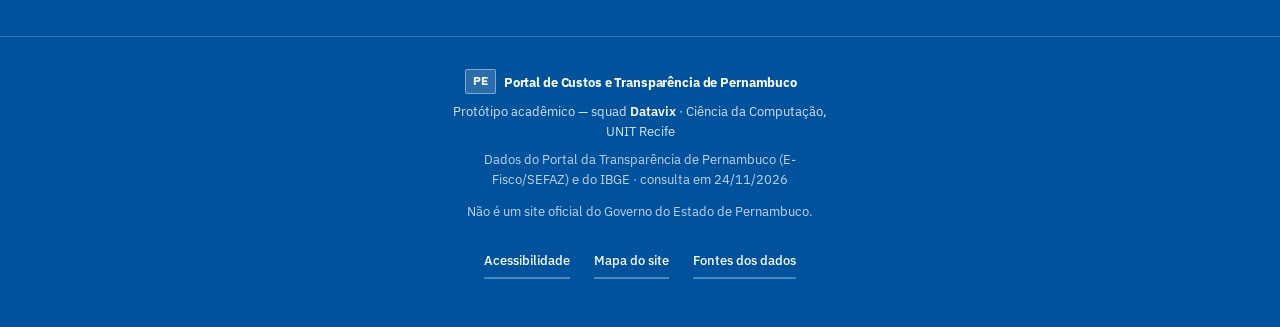
<file: politica.html>
<!DOCTYPE html>
<html lang="pt-BR">
<head>
<meta charset="UTF-8">
<meta name="viewport" content="width=device-width, initial-scale=1.0">
<title>Gestão — Portal da Transparência — Pernambuco</title>
<meta name="description" content="Quanto o Estado liquidou na função 04 — Administração: a máquina pública, sua repartição por natureza da despesa e a série desde 2008.">
<link rel="stylesheet" href="assets/css/style.css">
</head>
<body data-sector="politica">

<div id="site-header"></div>

<div class="section-band">
  <div class="container section-band__inner">
    <p class="breadcrumb"><a href="index.html">Início</a> / Gestão</p>
    <span class="section-band__eyebrow" aria-hidden="true"></span>
    <h1 class="section-band__title">Gestão</h1>
    <p class="section-band__desc" data-desc-despesa="Quanto o Estado liquidou na função 04 — Administração: a máquina pública, sua repartição por natureza da despesa e a série desde 2008." data-desc-custo="Quanto custa manter a máquina administrativa por pernambucano, de que esse custo é feito e o que ainda falta para apurá-lo de verdade.">Quanto o Estado liquidou na função 04 — Administração: a máquina pública, sua repartição por natureza da despesa e a série desde 2008.</p>
  </div>
</div>

<main id="conteudo">
  <div class="container">

    <!-- ===== ABA DESPESA ===== -->
    <div data-modo-bloco="despesa">

      <div id="area-resumo"></div>

      <div class="grid-row">
        <section class="card">
          <div class="card__header">
            <h2 class="card__title">Como evoluiu, e em que é gasto</h2>
            <button type="button" class="card__link js-toggle-grafico" aria-expanded="false" aria-controls="grafico-completo-politica">Ver dados completos</button>
          </div>
          <div class="card__body">
            <div class="chart" data-serie="politica"></div>
            <p class="chart-caption" data-legenda-serie></p>

            <div class="chart-expanded" id="grafico-completo-politica" hidden>
              <div class="chart-expanded__grid">
                <div class="chart-block">
                  <h3>Evolução anual</h3>
                  <div class="chart chart--large" data-serie="politica"></div>
                  <p class="chart-caption" data-legenda-serie></p>
                </div>
                <div class="chart-block">
                  <h3>Por natureza da despesa</h3>
                  <div data-pizza></div>
                  <p class="chart-caption">Grupo de natureza da despesa, sobre o valor liquidado de 2026.</p>
                </div>
              </div>
            </div>
          </div>
        </section>
      </div>

      <section class="card grid-row" id="orgaos">
        <div class="card__header">
          <h2 class="card__title" data-titulo-ranking></h2>
          <a class="card__link" href="#">Ver todos os órgãos</a>
        </div>
        <div class="card__body">
          <ol class="ranking-list"></ol>
          <p class="chart-caption" data-nota-ranking></p>
        </div>
      </section>

      <section class="card">
        <div class="card__header">
          <h2 class="card__title" data-titulo-comparador></h2>
        </div>
        <div class="comparador">
          <div>
            <label for="mun-a" data-rotulo-a></label>
            <select id="mun-a"></select>
          </div>
          <div>
            <label for="mun-b" data-rotulo-b></label>
            <select id="mun-b"></select>
          </div>
          <button type="button">Comparar</button>
        </div>
        <p class="comparador__result">Selecione dois para comparar.</p>
      </section>
    </div>

    <!-- ===== ABA CUSTO ===== -->
    <div data-modo-bloco="custo" hidden>
      <div id="area-custo"></div>
    </div>

    <div data-secao="Consultas sobre despesas" data-icone="orgao"></div>
    <ul class="cartoes"></ul>

  </div>
</main>

<div id="site-footer"></div>

<script src="assets/js/dados.js"></script>
<script src="assets/js/componentes.js"></script>
<script src="assets/js/layout.js"></script>
<script src="assets/js/assistente.js"></script>
</body>
</html>
</file>
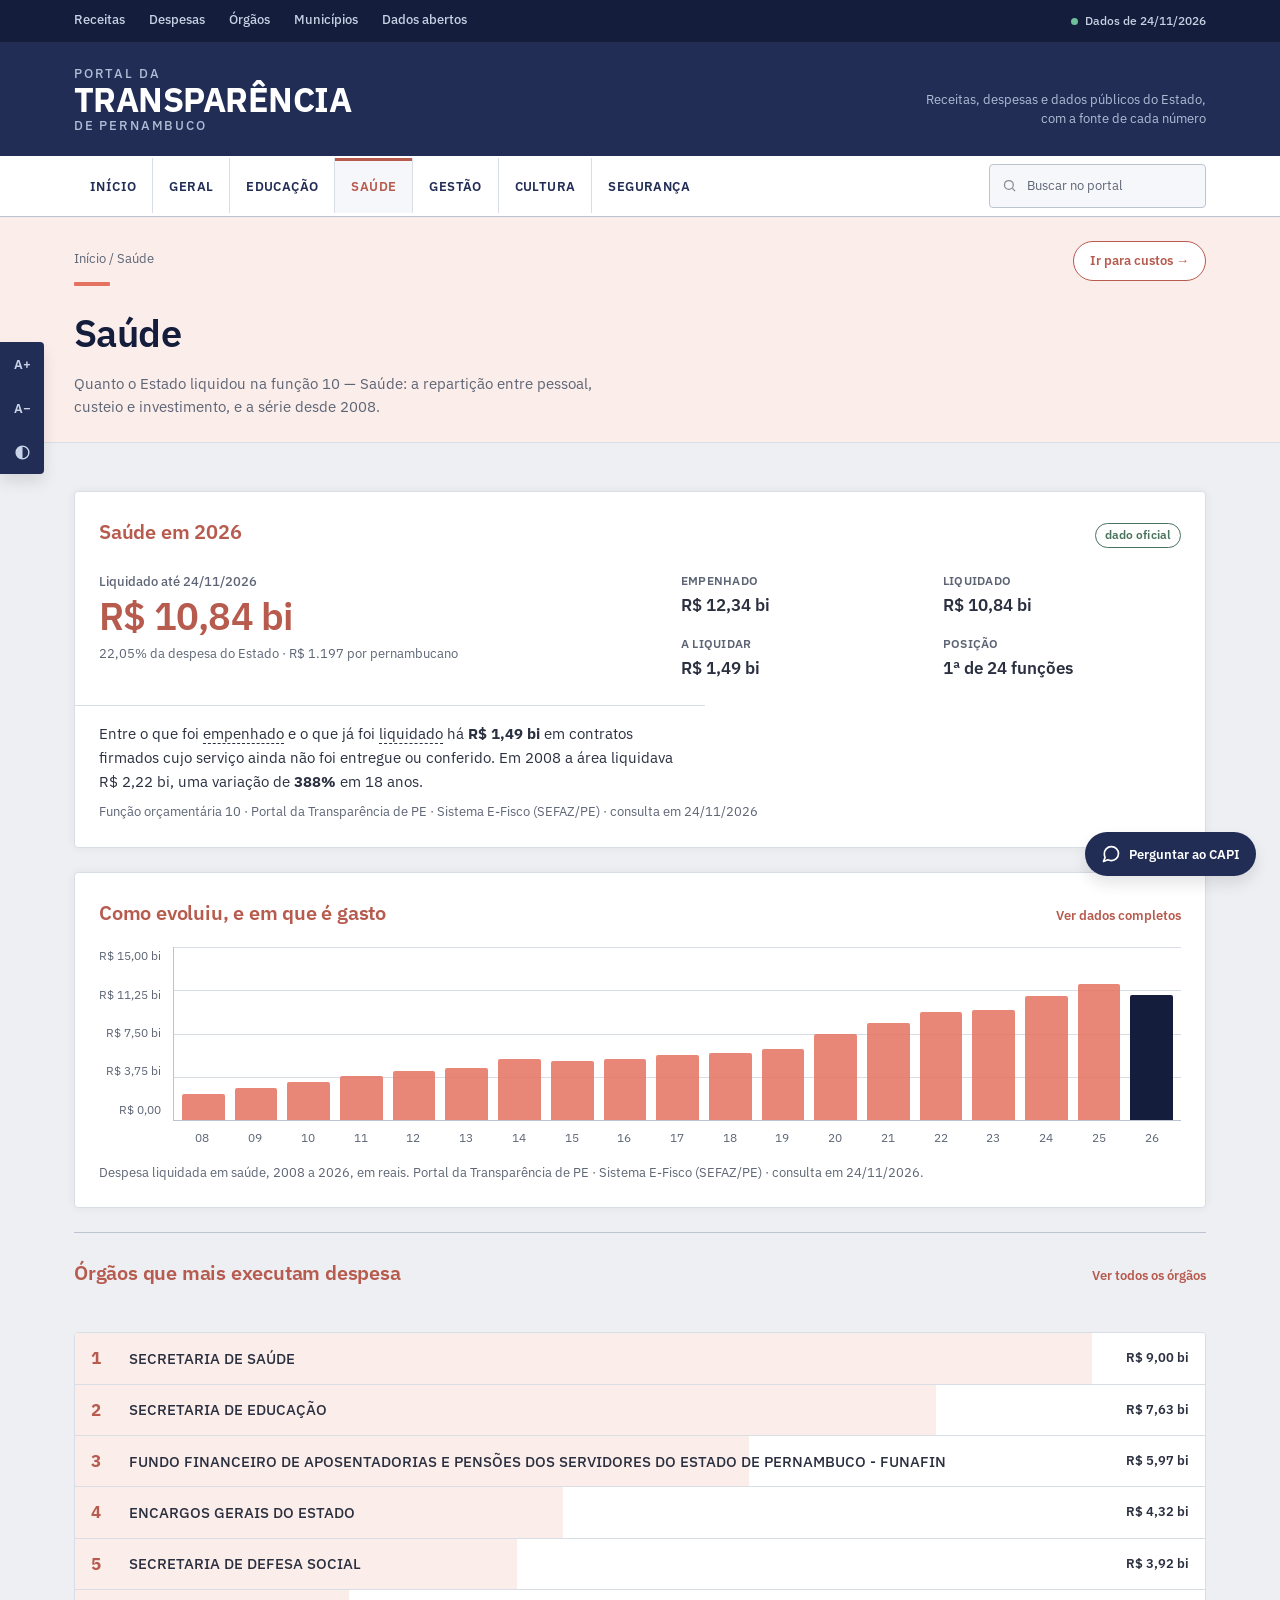
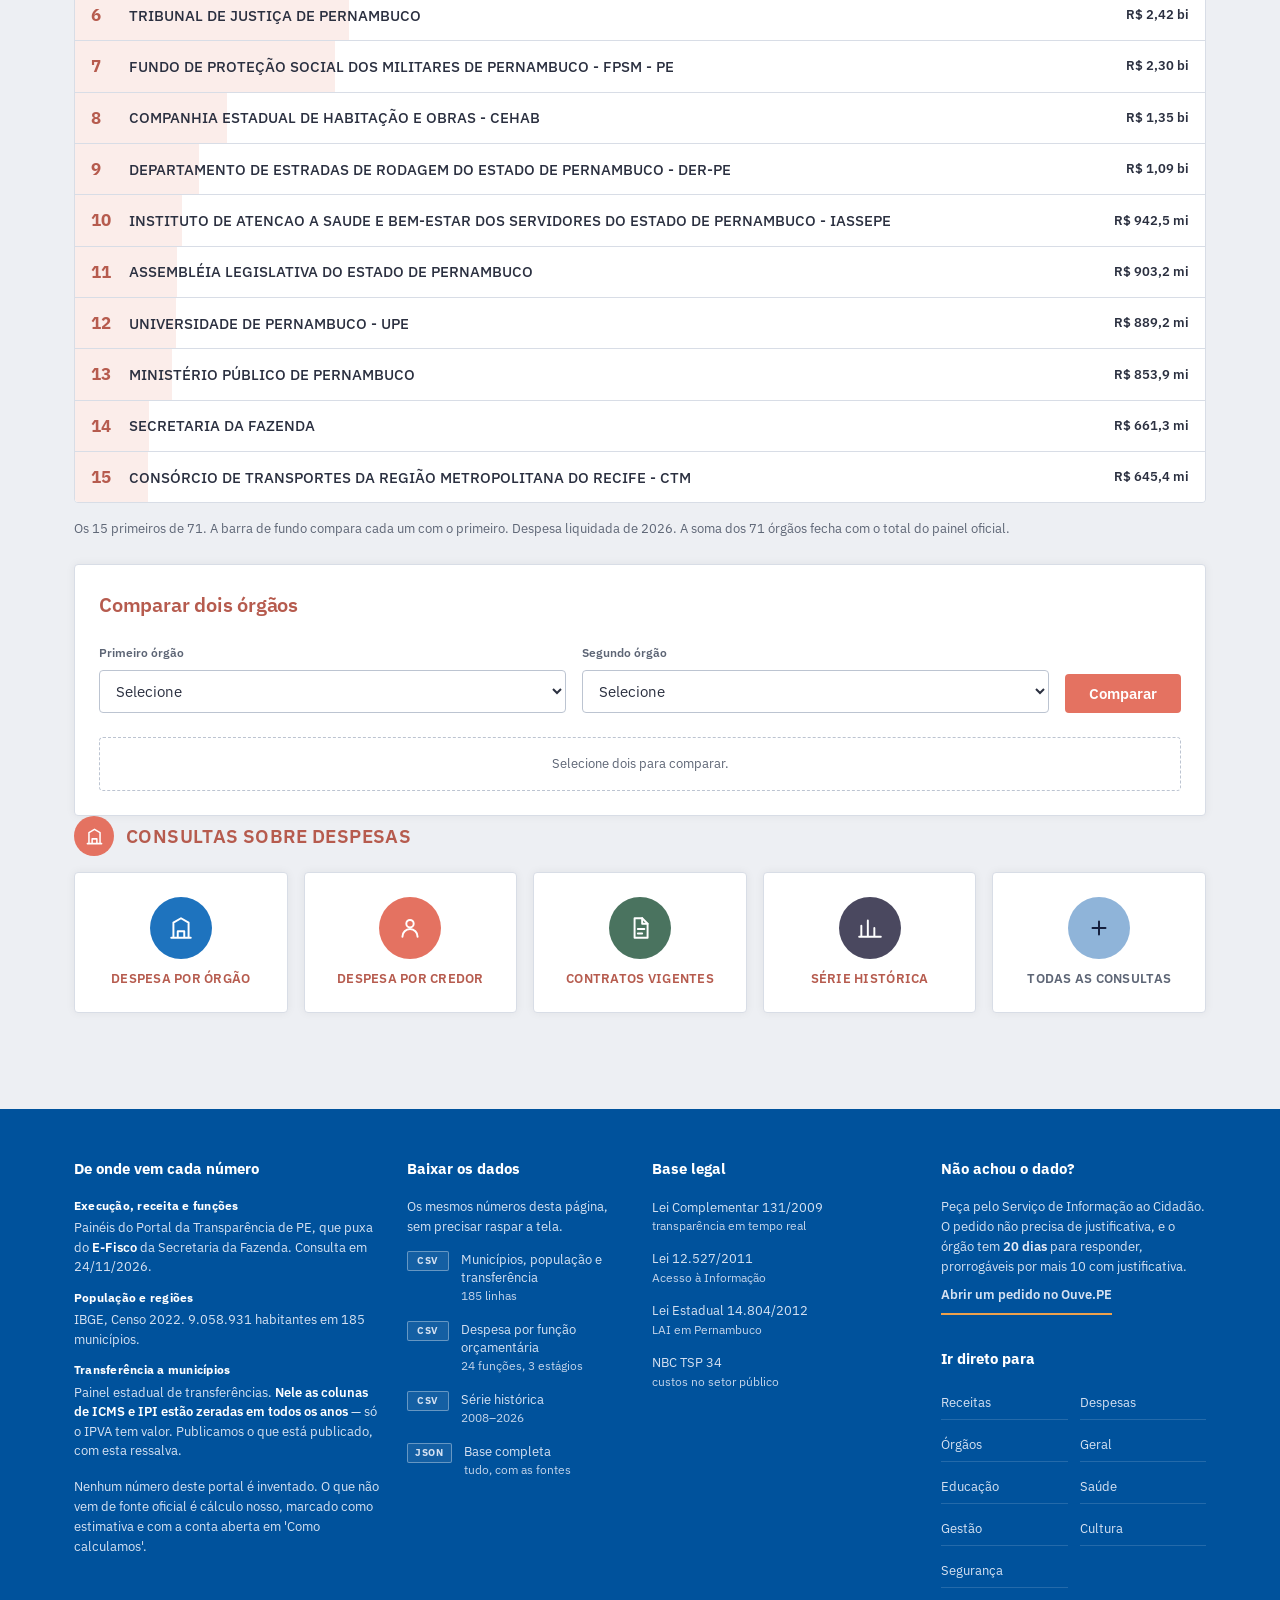
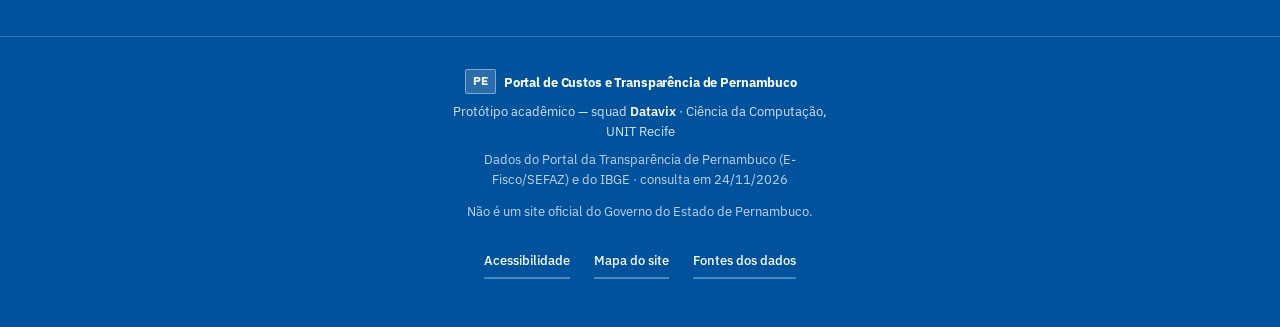
<file: saude.html>
<!DOCTYPE html>
<html lang="pt-BR">
<head>
<meta charset="UTF-8">
<meta name="viewport" content="width=device-width, initial-scale=1.0">
<title>Saúde — Portal da Transparência — Pernambuco</title>
<meta name="description" content="Quanto o Estado liquidou na função 10 — Saúde: a repartição entre pessoal, custeio e investimento, e a série desde 2008.">
<link rel="stylesheet" href="assets/css/style.css">
</head>
<body data-sector="saude">

<div id="site-header"></div>

<div class="section-band">
  <div class="container section-band__inner">
    <p class="breadcrumb"><a href="index.html">Início</a> / Saúde</p>
    <span class="section-band__eyebrow" aria-hidden="true"></span>
    <h1 class="section-band__title">Saúde</h1>
    <p class="section-band__desc" data-desc-despesa="Quanto o Estado liquidou na função 10 — Saúde: a repartição entre pessoal, custeio e investimento, e a série desde 2008." data-desc-custo="Quanto custa manter a saúde estadual por pernambucano, de que esse custo é feito e o que ainda falta para apurá-lo de verdade.">Quanto o Estado liquidou na função 10 — Saúde: a repartição entre pessoal, custeio e investimento, e a série desde 2008.</p>
  </div>
</div>

<main id="conteudo">
  <div class="container">

    <!-- ===== ABA DESPESA ===== -->
    <div data-modo-bloco="despesa">

      <div id="area-resumo"></div>

      <div class="grid-row">
        <section class="card">
          <div class="card__header">
            <h2 class="card__title">Como evoluiu, e em que é gasto</h2>
            <button type="button" class="card__link js-toggle-grafico" aria-expanded="false" aria-controls="grafico-completo-saude">Ver dados completos</button>
          </div>
          <div class="card__body">
            <div class="chart" data-serie="saude"></div>
            <p class="chart-caption" data-legenda-serie></p>

            <div class="chart-expanded" id="grafico-completo-saude" hidden>
              <div class="chart-expanded__grid">
                <div class="chart-block">
                  <h3>Evolução anual</h3>
                  <div class="chart chart--large" data-serie="saude"></div>
                  <p class="chart-caption" data-legenda-serie></p>
                </div>
                <div class="chart-block">
                  <h3>Por natureza da despesa</h3>
                  <div data-pizza></div>
                  <p class="chart-caption">Grupo de natureza da despesa, sobre o valor liquidado de 2026.</p>
                </div>
              </div>
            </div>
          </div>
        </section>
      </div>

      <section class="card grid-row" id="orgaos">
        <div class="card__header">
          <h2 class="card__title" data-titulo-ranking></h2>
          <a class="card__link" href="#">Ver todos os órgãos</a>
        </div>
        <div class="card__body">
          <ol class="ranking-list"></ol>
          <p class="chart-caption" data-nota-ranking></p>
        </div>
      </section>

      <section class="card">
        <div class="card__header">
          <h2 class="card__title" data-titulo-comparador></h2>
        </div>
        <div class="comparador">
          <div>
            <label for="mun-a" data-rotulo-a></label>
            <select id="mun-a"></select>
          </div>
          <div>
            <label for="mun-b" data-rotulo-b></label>
            <select id="mun-b"></select>
          </div>
          <button type="button">Comparar</button>
        </div>
        <p class="comparador__result">Selecione dois para comparar.</p>
      </section>
    </div>

    <!-- ===== ABA CUSTO ===== -->
    <div data-modo-bloco="custo" hidden>
      <div id="area-custo"></div>
    </div>

    <div data-secao="Consultas sobre despesas" data-icone="orgao"></div>
    <ul class="cartoes"></ul>

  </div>
</main>

<div id="site-footer"></div>

<script src="assets/js/dados.js"></script>
<script src="assets/js/componentes.js"></script>
<script src="assets/js/layout.js"></script>
<script src="assets/js/assistente.js"></script>
</body>
</html>
</file>
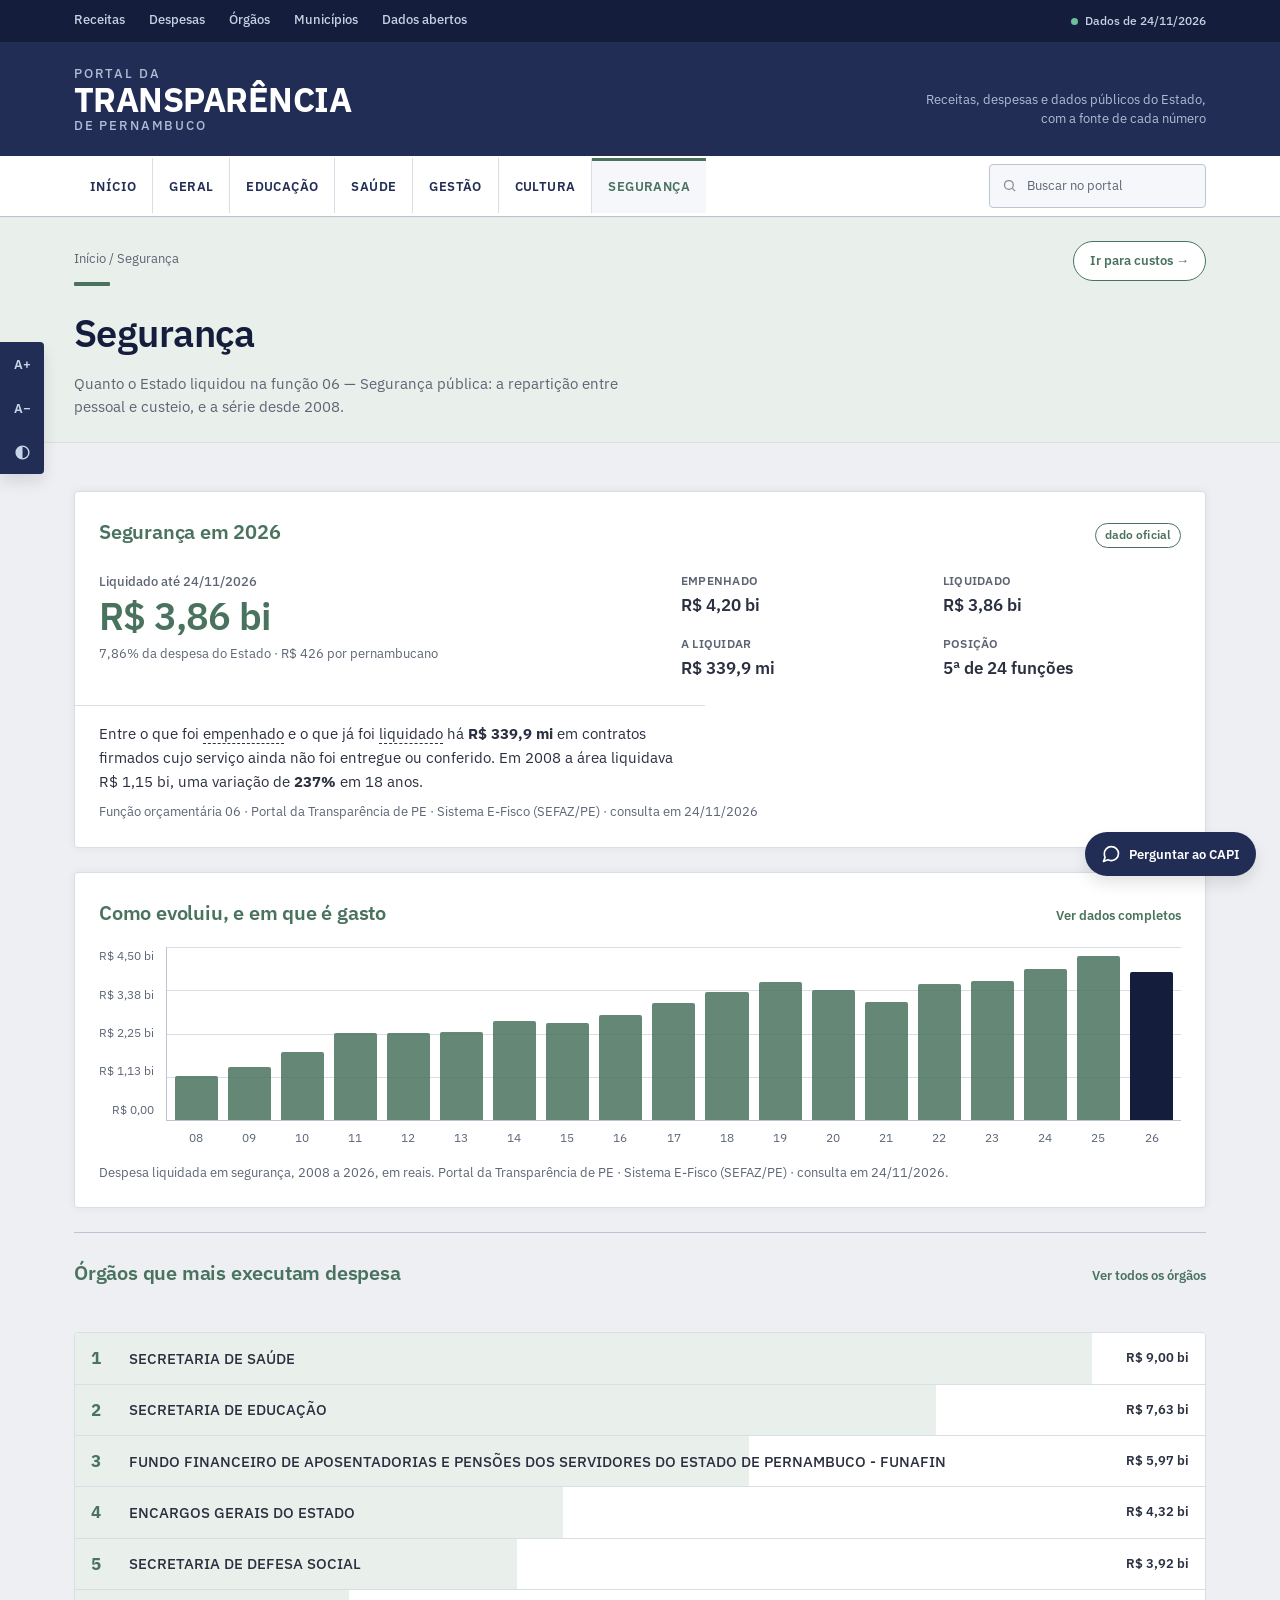
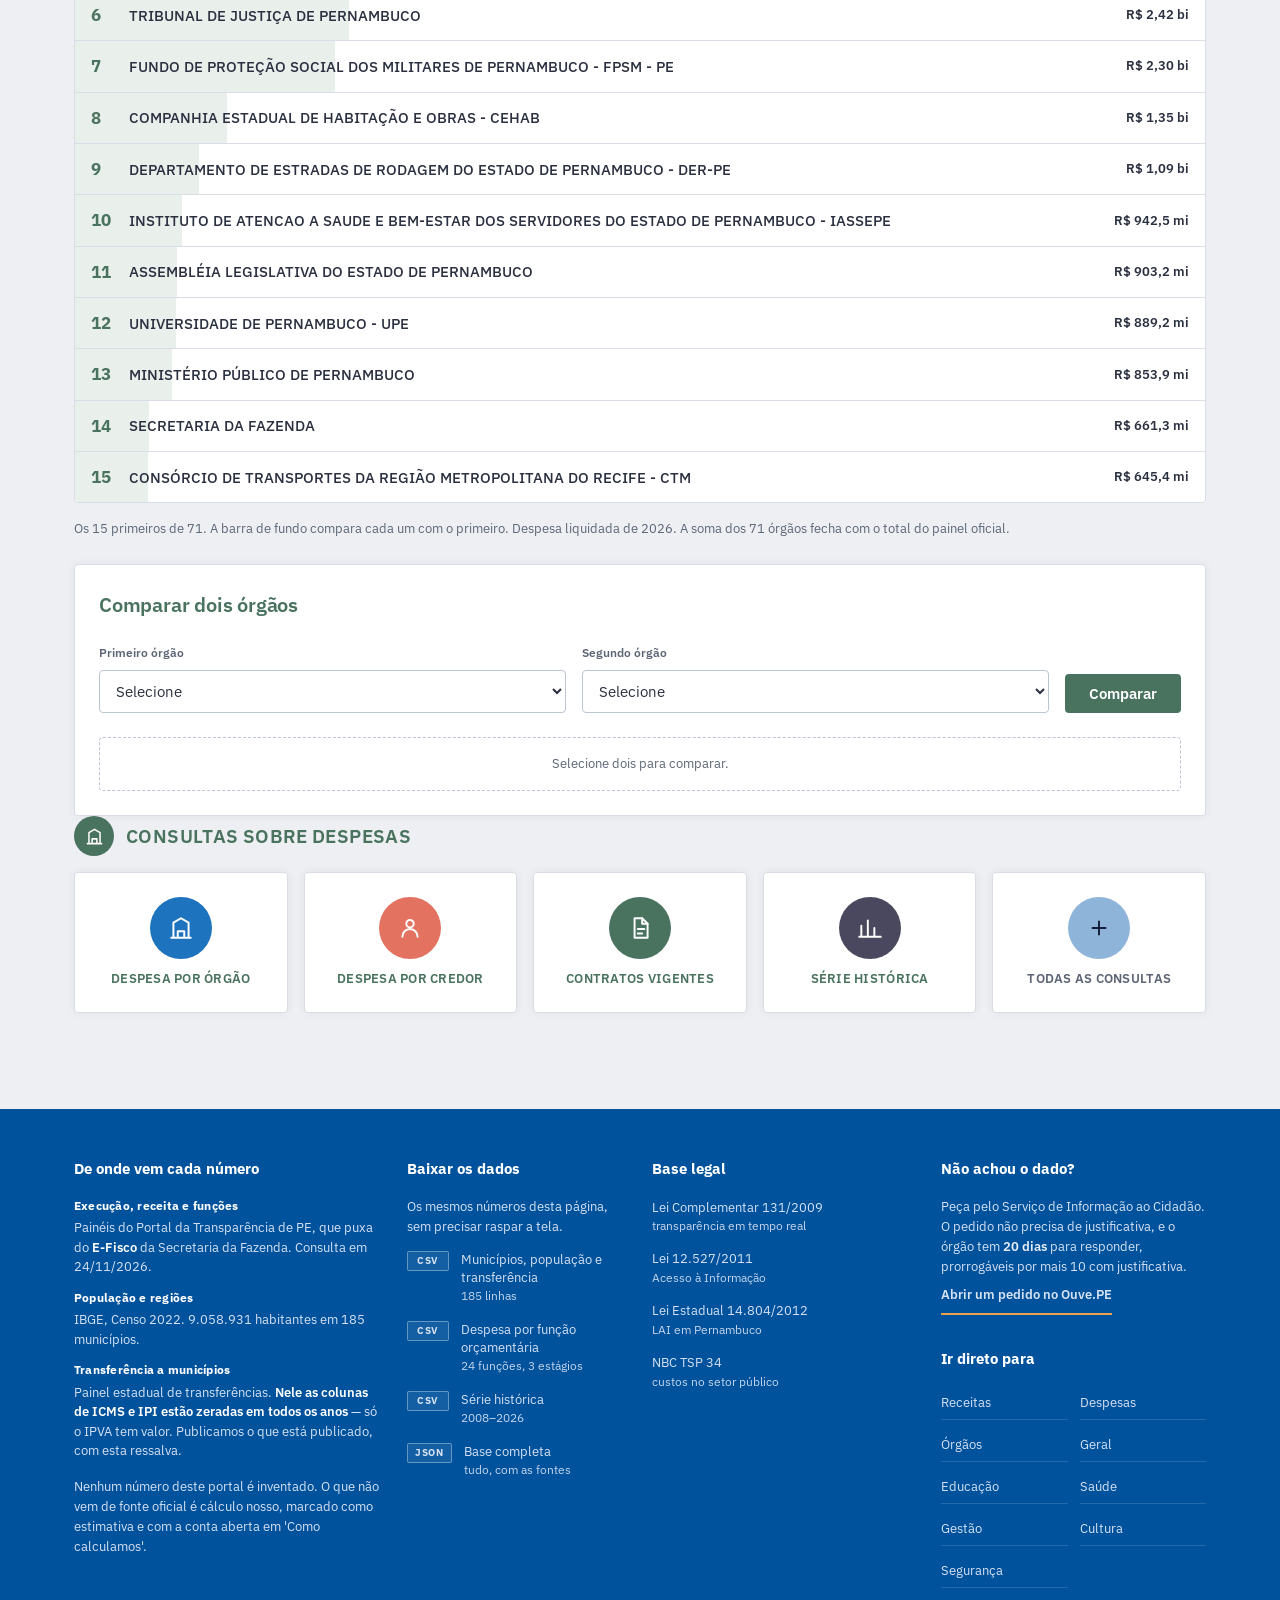
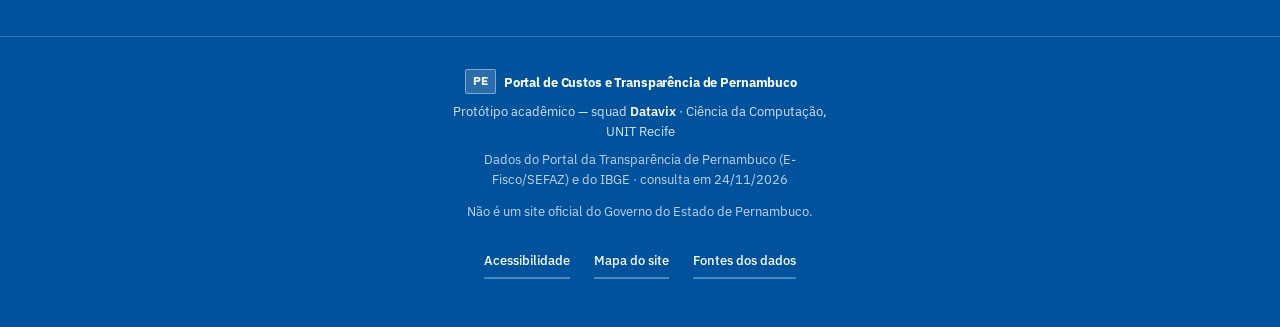
<file: seguranca.html>
<!DOCTYPE html>
<html lang="pt-BR">
<head>
<meta charset="UTF-8">
<meta name="viewport" content="width=device-width, initial-scale=1.0">
<title>Segurança — Portal da Transparência — Pernambuco</title>
<meta name="description" content="Quanto o Estado liquidou na função 06 — Segurança pública: a repartição entre pessoal e custeio, e a série desde 2008.">
<link rel="stylesheet" href="assets/css/style.css">
</head>
<body data-sector="seguranca">

<div id="site-header"></div>

<div class="section-band">
  <div class="container section-band__inner">
    <p class="breadcrumb"><a href="index.html">Início</a> / Segurança</p>
    <span class="section-band__eyebrow" aria-hidden="true"></span>
    <h1 class="section-band__title">Segurança</h1>
    <p class="section-band__desc" data-desc-despesa="Quanto o Estado liquidou na função 06 — Segurança pública: a repartição entre pessoal e custeio, e a série desde 2008." data-desc-custo="Quanto custa a segurança pública por pernambucano, de que esse custo é feito e o que ainda falta para apurá-lo de verdade.">Quanto o Estado liquidou na função 06 — Segurança pública: a repartição entre pessoal e custeio, e a série desde 2008.</p>
  </div>
</div>

<main id="conteudo">
  <div class="container">

    <!-- ===== ABA DESPESA ===== -->
    <div data-modo-bloco="despesa">

      <div id="area-resumo"></div>

      <div class="grid-row">
        <section class="card">
          <div class="card__header">
            <h2 class="card__title">Como evoluiu, e em que é gasto</h2>
            <button type="button" class="card__link js-toggle-grafico" aria-expanded="false" aria-controls="grafico-completo-seguranca">Ver dados completos</button>
          </div>
          <div class="card__body">
            <div class="chart" data-serie="seguranca"></div>
            <p class="chart-caption" data-legenda-serie></p>

            <div class="chart-expanded" id="grafico-completo-seguranca" hidden>
              <div class="chart-expanded__grid">
                <div class="chart-block">
                  <h3>Evolução anual</h3>
                  <div class="chart chart--large" data-serie="seguranca"></div>
                  <p class="chart-caption" data-legenda-serie></p>
                </div>
                <div class="chart-block">
                  <h3>Por natureza da despesa</h3>
                  <div data-pizza></div>
                  <p class="chart-caption">Grupo de natureza da despesa, sobre o valor liquidado de 2026.</p>
                </div>
              </div>
            </div>
          </div>
        </section>
      </div>

      <section class="card grid-row" id="orgaos">
        <div class="card__header">
          <h2 class="card__title" data-titulo-ranking></h2>
          <a class="card__link" href="#">Ver todos os órgãos</a>
        </div>
        <div class="card__body">
          <ol class="ranking-list"></ol>
          <p class="chart-caption" data-nota-ranking></p>
        </div>
      </section>

      <section class="card">
        <div class="card__header">
          <h2 class="card__title" data-titulo-comparador></h2>
        </div>
        <div class="comparador">
          <div>
            <label for="mun-a" data-rotulo-a></label>
            <select id="mun-a"></select>
          </div>
          <div>
            <label for="mun-b" data-rotulo-b></label>
            <select id="mun-b"></select>
          </div>
          <button type="button">Comparar</button>
        </div>
        <p class="comparador__result">Selecione dois para comparar.</p>
      </section>
    </div>

    <!-- ===== ABA CUSTO ===== -->
    <div data-modo-bloco="custo" hidden>
      <div id="area-custo"></div>
    </div>

    <div data-secao="Consultas sobre despesas" data-icone="orgao"></div>
    <ul class="cartoes"></ul>

  </div>
</main>

<div id="site-footer"></div>

<script src="assets/js/dados.js"></script>
<script src="assets/js/componentes.js"></script>
<script src="assets/js/layout.js"></script>
<script src="assets/js/assistente.js"></script>
</body>
</html>
</file>
<file: assets/css/style.css>
/* Fonte servida do próprio projeto, não do Google. É um arquivo
   variável de 45 KB que cobre os quatro pesos, então o site abre
   igual sem internet — numa apresentação não se depende da rede
   da sala. Fallback de sistema mantido logo abaixo, em --font-ui. */
@font-face{
  font-family:'IBM Plex Sans';
  font-style:normal;
  font-weight:400 700;
  font-display:swap;
  src:url('../fonts/ibm-plex-sans-latin.woff2') format('woff2');
  unicode-range:U+0000-00FF,U+0131,U+0152-0153,U+02BB-02BC,U+02C6,U+02DA,U+02DC,
    U+0304,U+0308,U+0329,U+2000-206F,U+20AC,U+2122,U+2191,U+2193,U+2212,U+2215,U+FEFF,U+FFFD;
}

/* ============================================================
   Portal da Transparência — Pernambuco
   Folha de estilo única. Tema por setor via body[data-sector].
   ============================================================ */

:root{
  /* --- cores institucionais ---
     Estruturais tiradas do Portal da Transparência de PE, para o
     site ler como da mesma família: azul-marinho #212D55, azul de
     ação #1E73BE e fundo #EDEFF3.
     Escala de azuis derivada daí, para a régua de execução. */
  --navy-900:#141E3C;
  --navy-800:#212D55;
  --navy-700:#0C4E84;
  --navy-500:#1E73BE;
  --navy-300:#8FB4D9;
  --azul-acao:#1E73BE;
  --gold-500:#EDA14C;
  --green-600:#4A735F;
  --red-600:#C05B4C;

  --bg:#EDEFF3;
  --surface:#FFFFFF;
  --surface-sunken:#F6F7FA;
  --line:#D8DDE6;
  --line-strong:#BCC4D1;
  --text:#2B3040;
  --text-muted:#5D6575;

  /* Cor de cada área. Também da paleta do portal oficial: um
     conjunto dessaturado e terroso, em vez das cores saturadas
     de antes. Resolve o vermelho estridente da Saúde. */
  /* Cor de preenchimento: a do portal oficial, usada em áreas
     grandes com texto grande. */
  --cor-educacao:#1E73BE;
  --cor-saude:#E47261;
  --cor-politica:#4A485F;
  --cor-cultura:#EDA14C;
  --cor-seguranca:#4A735F;
  --cor-receitas:#4AAF9A;
  --cor-contratos:#A15F7F;

  /* Cor de texto: variante escurecida até passar 4,5:1 sobre
     branco. Três das cores do portal oficial reprovam em
     contraste (Cultura 2,14:1 e Saúde 3,05:1), então o tom de
     preenchimento nunca é usado em texto pequeno. */
  --txt-educacao:#1E73BE;
  --txt-saude:#B65B4E;
  --txt-politica:#4A485F;
  --txt-cultura:#9A6931;
  --txt-seguranca:#4A735F;

  /* destaque da área atual — sobrescrito por body[data-sector] */
  --sector:var(--navy-800);
  --sector-texto:var(--navy-800);
  --sector-tint:#E8EDF5;

  /* --- tipografia --- */
  /* uma família só. A hierarquia vem de peso e tamanho, não de
     contraste entre serifa e sem-serifa — isso é linguagem de
     jornal, e este é um instrumento de consulta. */
  --font-ui:'IBM Plex Sans', -apple-system, Segoe UI, sans-serif;
  --font-display:var(--font-ui);

  --fs-display:clamp(1.75rem, 1.25rem + 2vw, 2.4rem);
  --fs-h2:1.25rem;
  --fs-h3:1.0625rem;
  --fs-body:0.9375rem;
  --fs-sm:0.8125rem;
  --fs-xs:0.75rem;

  /* --- espaçamento --- */
  --s1:4px;  --s2:8px;  --s3:12px; --s4:16px;
  --s5:24px; --s6:32px; --s7:48px; --s8:64px;

  --radius:4px;
  --radius-sm:2px;
  --shadow:0 0 10px rgba(0,0,0,.06);
  --shadow-raised:0 8px 15px rgba(0,0,0,.10);

  --ease:cubic-bezier(.2,.6,.3,1);
}

body[data-sector="educacao"]  { --sector:var(--cor-educacao);  --sector-texto:var(--txt-educacao);  --sector-tint:#E6EFF8; }
body[data-sector="saude"]     { --sector:var(--cor-saude);     --sector-texto:var(--txt-saude);     --sector-tint:#FBEDEA; }
body[data-sector="politica"]  { --sector:var(--cor-politica);  --sector-texto:var(--txt-politica);  --sector-tint:#ECECF1; }
body[data-sector="cultura"]   { --sector:var(--cor-cultura);   --sector-texto:var(--txt-cultura);   --sector-tint:#FBF0E2; }
body[data-sector="seguranca"] { --sector:var(--cor-seguranca); --sector-texto:var(--txt-seguranca); --sector-tint:#E9EFEB; }
/* Geral usa o azul institucional: é a visão do Estado inteiro,
   não uma área temática como as outras */
body[data-sector="geral"]     { --sector:var(--navy-700);     --sector-texto:var(--navy-700);      --sector-tint:#E4EDF6; }

*{ box-sizing:border-box; }
html{ scroll-behavior:smooth; }

body{
  margin:0;
  background:var(--bg);
  color:var(--text);
  font-family:var(--font-ui);
  font-size:var(--fs-body);
  line-height:1.55;
  -webkit-font-smoothing:antialiased;
  text-rendering:optimizeLegibility;
}

img{ max-width:100%; display:block; }
a{ color:inherit; text-decoration:none; }

:focus-visible{
  outline:3px solid var(--gold-500);
  outline-offset:2px;
  border-radius:var(--radius-sm);
}

.container{
  max-width:1180px;
  margin:0 auto;
  padding:0 var(--s5);
}

/* ============================================================
   CABEÇALHO E NAVEGAÇÃO
   ============================================================ */

.site-header{
  background:var(--surface);
  border-bottom:1px solid var(--line);
}
.site-header__inner{
  display:flex;
  align-items:baseline;
  gap:var(--s3);
  padding:var(--s5) var(--s5) var(--s4);
}
.marca{
  font-size:1.15rem;
  font-weight:700;
  letter-spacing:-.02em;
  color:var(--navy-900);
  margin:0;
}
.marca__uf{
  display:inline-block;
  padding:2px 7px;
  margin-right:var(--s2);
  background:var(--navy-800);
  color:#fff;
  font-size:.8rem;
  font-weight:700;
  letter-spacing:.02em;
  border-radius:var(--radius-sm);
  vertical-align:2px;
}
.marca__nota{
  font-size:var(--fs-xs);
  color:var(--text-muted);
  margin:0;
}


.site-nav{
  background:var(--navy-800);
  position:sticky;
  top:0;
  z-index:20;
}
.site-nav__inner{
  display:flex;
  align-items:center;
  gap:var(--s2);
  padding:0 var(--s5);
}
.site-nav__list{
  list-style:none;
  display:flex;
  margin:0; padding:0;
  flex:1;
  flex-wrap:wrap;
}
.site-nav__list a{
  display:block;
  padding:var(--s4) var(--s4);
  font-size:var(--fs-body);
  font-weight:500;
  color:#D5DEEF;
  border-bottom:3px solid transparent;
  white-space:nowrap;
  transition:color .15s var(--ease), background-color .15s var(--ease);
}
.site-nav__list a:hover{ color:#fff; background:rgba(255,255,255,.07); }
.site-nav__list a[aria-current="page"]{
  color:#fff;
  border-bottom-color:var(--gold-500);
  font-weight:600;
}

.site-search{
  display:flex;
  align-items:center;
  background:rgba(255,255,255,.12);
  border:1px solid rgba(255,255,255,.08);
  border-radius:var(--radius);
  padding:var(--s2) var(--s3);
  gap:var(--s2);
  margin:var(--s2) 0;
  transition:background-color .15s var(--ease), border-color .15s var(--ease);
}
.site-search:focus-within{
  background:rgba(255,255,255,.18);
  border-color:rgba(255,255,255,.25);
}
.site-search input{
  background:transparent;
  border:0;
  color:#fff;
  font-family:var(--font-ui);
  font-size:var(--fs-sm);
  width:168px;
}
.site-search input::placeholder{ color:#A8B6D2; }
.site-search input:focus{ outline:none; }
.site-search svg{ flex:none; opacity:.75; }

/* ============================================================
   FAIXA DE SEÇÃO
   ============================================================ */

.section-band{
  background:var(--sector-tint);
  border-bottom:1px solid var(--line);
}
.section-band__inner{ padding:var(--s6) var(--s5) var(--s5); }
.section-band__eyebrow{
  display:inline-block;
  width:36px; height:4px;
  background:var(--sector);
  margin-bottom:var(--s3);
  border-radius:1px;
}
.section-band__title{
  font-family:var(--font-display);
  font-size:var(--fs-display);
  font-weight:600;
  letter-spacing:-.015em;
  color:var(--navy-900);
  margin:0 0 var(--s2);
  text-wrap:balance;
}
.section-band__desc{
  color:var(--text-muted);
  max-width:62ch;
  margin:0;
  text-wrap:pretty;
}
.breadcrumb{
  font-size:var(--fs-sm);
  color:var(--text-muted);
  margin:0 0 var(--s3);
}
.breadcrumb a{ transition:color .15s var(--ease); }
.breadcrumb a:hover{ color:var(--azul-acao); text-decoration:underline; }

/* ============================================================
   RÉGUA DE EXECUÇÃO ORÇAMENTÁRIA
   O elemento principal: as quatro etapas do gasto público como
   estágios de um mesmo recurso, com largura proporcional ao valor.
   ============================================================ */

.execucao{
  background:var(--surface);
  border:1px solid var(--line);
  border-radius:var(--radius);
  box-shadow:var(--shadow);
  padding:var(--s5);
  margin-bottom:var(--s5);
}
.execucao__head{
  display:flex;
  align-items:baseline;
  justify-content:space-between;
  gap:var(--s3);
  flex-wrap:wrap;
  margin-bottom:var(--s5);
}
.execucao__title{
  font-size:var(--fs-h2);
  font-weight:600;
  color:var(--sector-texto);
  margin:0;
  text-wrap:balance;
}
.execucao__fonte{
  font-size:var(--fs-xs);
  color:var(--text-muted);
}

.execucao__trilha{
  display:grid;
  grid-template-columns:repeat(4, 1fr);
  gap:var(--s1);
  margin-bottom:var(--s5);
}
.etapa{
  position:relative;
  padding:var(--s4) var(--s4) var(--s4) var(--s5);
  background:var(--stage, var(--navy-700));
  color:#fff;
  min-width:0;
}
.etapa:first-child{ border-radius:var(--radius) 0 0 var(--radius); }
.etapa:last-child{ border-radius:0 var(--radius) var(--radius) 0; }

.etapa--1{ --stage:var(--navy-900); }
.etapa--2{ --stage:var(--navy-700); }
.etapa--3{ --stage:var(--navy-500); }
.etapa--4{ --stage:var(--navy-300); }
.etapa--4 .etapa__rotulo{ color:#1B2B4A; }
.etapa--4 .etapa__valor,
.etapa--4 .etapa__share{ color:var(--navy-900); }

.etapa__rotulo{
  display:block;
  font-size:var(--fs-xs);
  font-weight:600;
  letter-spacing:.04em;
  color:rgba(255,255,255,.8);
  margin-bottom:var(--s2);
}
.etapa__valor{
  display:block;
  font-family:var(--font-display);
  font-size:1.55rem;
  font-weight:600;
  line-height:1.1;
  font-variant-numeric:tabular-nums;
  letter-spacing:-.01em;
}
.etapa__share{
  display:block;
  font-size:var(--fs-sm);
  font-variant-numeric:tabular-nums;
  color:rgba(255,255,255,.75);
  margin-top:var(--s1);
}
/* barra proporcional dentro de cada etapa */
.etapa__barra{
  position:absolute;
  left:0; top:0; bottom:0;
  width:4px;
  background:var(--gold-500);
  transform:scaleY(var(--p, 1));
  transform-origin:bottom;
}

.execucao__legenda{
  font-size:var(--fs-sm);
  color:var(--text-muted);
  margin:0;
  max-width:70ch;
  text-wrap:pretty;
}
.execucao__legenda b{ color:var(--text); font-weight:600; }

/* ============================================================
   GRADE E CARTÕES
   ============================================================ */

main{ padding:var(--s6) 0 var(--s8); }

.grid-row{
  display:grid;
  gap:var(--s5);
  margin-bottom:var(--s5);
}
/* o dado pesa mais que a notícia, e vem primeiro no empilhamento */
.grid-row--split{ grid-template-columns:1.15fr 1fr; }

.card{
  background:var(--surface);
  border:1px solid var(--line);
  border-radius:var(--radius);
  box-shadow:var(--shadow);
  overflow:hidden;
  display:flex;
  flex-direction:column;
}
.card__header{
  display:flex;
  align-items:baseline;
  justify-content:space-between;
  gap:var(--s3);
  padding:var(--s5) var(--s5) 0;
}
.card__title{
  font-size:var(--fs-h2);
  font-weight:600;
  margin:0;
  color:var(--sector-texto);
  letter-spacing:-.01em;
}
.card__link{
  font-size:var(--fs-sm);
  font-weight:600;
  color:var(--sector-texto);
  white-space:nowrap;
  transition:opacity .15s var(--ease);
}
.card__link:hover{ text-decoration:underline; }
button.card__link{
  background:none;
  border:0;
  padding:0;
  font-family:inherit;
  cursor:pointer;
}
.card__body{ padding:var(--s4) var(--s5) var(--s5); flex:1; }

/* ============================================================
   GRÁFICO DE BARRAS COM EIXO
   ============================================================ */

.chart{
  display:grid;
  grid-template-columns:auto 1fr;
  grid-template-rows:1fr auto;
  gap:var(--s2) var(--s3);
  min-height:200px;
}
.chart__y{
  display:flex;
  flex-direction:column;
  justify-content:space-between;
  align-items:flex-end;
  font-size:var(--fs-xs);
  font-variant-numeric:tabular-nums;
  color:var(--text-muted);
  padding-bottom:1px;
}
.chart__plot{
  position:relative;
  display:flex;
  align-items:flex-end;
  gap:clamp(3px, 1.2%, 10px);
  border-left:1px solid var(--line-strong);
  border-bottom:1px solid var(--line-strong);
  padding:0 var(--s2);
  /* linhas de grade */
  background-image:repeating-linear-gradient(
    to top,
    transparent 0,
    transparent calc(25% - 1px),
    var(--line) calc(25% - 1px),
    var(--line) 25%
  );
}
.chart__bar{
  flex:1;
  min-width:0;
  height:calc(var(--v, 50) * 1%);
  background:var(--sector);
  opacity:.85;
  border-radius:2px 2px 0 0;
  position:relative;
  transition:opacity .15s var(--ease);
}
.chart__bar:hover{ opacity:1; }
.chart__bar[data-destaque="sim"]{ opacity:1; background:var(--navy-900); }
.chart__x{
  grid-column:2;
  display:flex;
  gap:clamp(3px, 1.2%, 10px);
  padding:0 var(--s2);
  font-size:var(--fs-xs);
  font-variant-numeric:tabular-nums;
  color:var(--text-muted);
}
.chart__x span{ flex:1; text-align:center; min-width:0; }

.chart-caption{
  font-size:var(--fs-sm);
  color:var(--text-muted);
  margin:var(--s4) 0 0;
  text-wrap:pretty;
}

.chart-expanded{
  margin-top:var(--s5);
  padding-top:var(--s5);
  border-top:1px solid var(--line);
}
.chart-expanded[hidden]{ display:none; }
.chart-expanded__grid{
  display:grid;
  grid-template-columns:1.4fr 1fr;
  gap:var(--s6);
  align-items:start;
}
.chart-block h3{
  font-family:var(--font-display);
  font-size:var(--fs-h3);
  font-weight:600;
  color:var(--navy-900);
  margin:0 0 var(--s3);
}
.chart--large{ min-height:290px; }

/* pizza */
.pie-chart{
  --p1:35; --p2:25; --p3:20; --p4:20;
  width:168px; height:168px;
  border-radius:50%;
  margin:0 auto var(--s4);
  background:conic-gradient(
    var(--sector)    0%                                        calc(var(--p1)*1%),
    var(--navy-700)  calc(var(--p1)*1%)                        calc((var(--p1) + var(--p2))*1%),
    var(--gold-500)  calc((var(--p1) + var(--p2))*1%)          calc((var(--p1) + var(--p2) + var(--p3))*1%),
    var(--green-600) calc((var(--p1) + var(--p2) + var(--p3))*1%) 100%
  );
  box-shadow:inset 0 0 0 1px rgba(11,31,71,.08);
}
.pie-legend{
  list-style:none;
  margin:0; padding:0;
  display:grid;
  gap:var(--s2);
}
.pie-legend li{
  display:flex;
  align-items:center;
  gap:var(--s2);
  font-size:var(--fs-sm);
  color:var(--text);
}
.pie-legend .swatch{
  width:10px; height:10px;
  border-radius:var(--radius-sm);
  flex:none;
}
.pie-legend .pct{
  margin-left:auto;
  color:var(--text-muted);
  font-variant-numeric:tabular-nums;
}

/* ============================================================
   RANKING — com barra de magnitude
   ============================================================ */

.ranking-list{
  list-style:none;
  margin:0; padding:0;
  border:1px solid var(--line);
  border-radius:var(--radius);
  overflow:hidden;
}
.ranking-list li{
  position:relative;
  background:var(--surface);
  display:flex;
  align-items:center;
  gap:var(--s4);
  padding:var(--s3) var(--s4);
  border-bottom:1px solid var(--line);
}
.ranking-list li:last-child{ border-bottom:0; }
/* barra proporcional ao valor, atrás do conteúdo */
.ranking-list li::before{
  content:"";
  position:absolute;
  inset:0 auto 0 0;
  /* teto em 90% para o 1º lugar não preencher a linha inteira
     e ser confundido com seleção */
  width:calc(var(--v, 0) * .9%);
  background:var(--sector-tint);
  pointer-events:none;
}
.ranking-list li > *{ position:relative; }
.ranking-list .pos{
  font-weight:700;
  font-size:var(--fs-h3);
  color:var(--sector-texto);
  width:22px;
  flex:none;
  font-variant-numeric:tabular-nums;
}
.ranking-list .mun{ flex:1; font-weight:500; min-width:0; }
.ranking-list .val{
  font-variant-numeric:tabular-nums;
  font-weight:600;
  color:var(--text);
  font-size:var(--fs-sm);
}

/* ============================================================
   COMPARADOR
   ============================================================ */

.comparador{
  display:grid;
  grid-template-columns:1fr 1fr auto;
  gap:var(--s4);
  align-items:end;
  padding:var(--s5);
}
.comparador label{
  display:block;
  font-size:var(--fs-xs);
  font-weight:600;
  color:var(--text-muted);
  margin-bottom:var(--s2);
}
.comparador select{
  width:100%;
  padding:10px var(--s3);
  border:1px solid var(--line-strong);
  border-radius:var(--radius);
  font-family:var(--font-ui);
  font-size:var(--fs-body);
  background:var(--surface);
  color:var(--text);
  transition:border-color .15s var(--ease);
}
.comparador select:hover{ border-color:var(--sector); }
.comparador button{
  padding:10px var(--s5);
  background:var(--sector);
  color:#fff;
  border:0;
  border-radius:var(--radius);
  font-family:var(--font-ui);
  font-weight:600;
  font-size:var(--fs-body);
  cursor:pointer;
  transition:filter .15s var(--ease);
}
.comparador button:hover{ filter:brightness(1.1); }
.comparador button:active{ filter:brightness(.95); }

.comparador__result{
  margin:0 var(--s5) var(--s5);
  padding:var(--s4);
  border:1px dashed var(--line-strong);
  border-radius:var(--radius);
  color:var(--text-muted);
  font-size:var(--fs-sm);
  text-align:center;
}
/* estado preenchido: vira tabela de comparação */
.comparador__result[data-estado="preenchido"]{
  border-style:solid;
  border-color:var(--line);
  background:var(--surface-sunken);
  text-align:left;
  color:var(--text);
}
.comparacao{
  display:grid;
  grid-template-columns:1fr auto 1fr;
  align-items:center;
  gap:var(--s4);
}
.comparacao__lado{ min-width:0; }
.comparacao__nome{
  font-size:var(--fs-xs);
  font-weight:600;
  color:var(--text-muted);
  margin:0 0 var(--s1);
}
.comparacao__valor{
  font-family:var(--font-display);
  font-size:1.3rem;
  font-weight:600;
  font-variant-numeric:tabular-nums;
  color:var(--navy-900);
  margin:0;
}
.comparacao__delta{
  text-align:center;
  font-size:var(--fs-sm);
  font-weight:600;
  font-variant-numeric:tabular-nums;
  padding:var(--s2) var(--s3);
  border-radius:var(--radius);
  background:var(--surface);
  border:1px solid var(--line);
  white-space:nowrap;
}
.comparacao__delta[data-sinal="mais"]{ color:var(--green-600); }
.comparacao__delta[data-sinal="menos"]{ color:var(--red-600); }

/* ============================================================
   RODAPÉ
   ============================================================ */

.site-footer{ background:var(--navy-900); color:#C6D1E4; }
.site-footer__inner{
  padding:var(--s7) var(--s5) var(--s6);
  display:grid;
  grid-template-columns:1.3fr 1fr 1fr 1fr;
  gap:var(--s6);
}
.site-footer h3{
  font-family:var(--font-ui);
  font-size:var(--fs-xs);
  font-weight:600;
  letter-spacing:.05em;
  color:#fff;
  margin:0 0 var(--s3);
}
.site-footer p{ font-size:var(--fs-sm); color:#A3AFC8; margin:0; max-width:46ch; }
.site-footer ul{ list-style:none; margin:0; padding:0; }
.site-footer li{ margin-bottom:var(--s2); }
.site-footer a{
  font-size:var(--fs-sm);
  color:#A3AFC8;
  transition:color .15s var(--ease);
}
.site-footer a:hover{ color:#fff; text-decoration:underline; }
.site-footer__stripes{ display:flex; height:8px; }
.site-footer__stripes span{ flex:1; }
.site-footer__stripes span:first-child{ background:var(--gold-500); }
.site-footer__stripes span:last-child{ background:var(--green-600); }
.site-footer__base{
  border-top:1px solid rgba(255,255,255,.1);
  padding:var(--s4) var(--s5);
  font-size:var(--fs-xs);
  color:#8190AE;
  display:flex;
  justify-content:space-between;
  flex-wrap:wrap;
  gap:var(--s2);
}

/* ============================================================
   RESPONSIVO
   ============================================================ */

@media (max-width:980px){
  .execucao__trilha{ grid-template-columns:repeat(2, 1fr); gap:var(--s2); }
  .etapa{ border-radius:var(--radius) !important; }
}

@media (max-width:860px){
  .grid-row--split{ grid-template-columns:1fr; }
  .chart-expanded__grid{ grid-template-columns:1fr; gap:var(--s5); }
  .site-nav__inner{ flex-wrap:wrap; padding:0 var(--s3); }
  .site-nav__list a{ padding:var(--s3) var(--s3); }
  .site-search{ width:100%; margin:var(--s2) 0 var(--s3); }
  .site-search input{ width:100%; }
  .site-footer__inner{ grid-template-columns:1fr 1fr; gap:var(--s5); }
  .comparador{ grid-template-columns:1fr; }
  .comparador button{ width:100%; }
}

@media (max-width:620px){
  .container{ padding:0 var(--s4); }
  .execucao{ padding:var(--s4); }
  .execucao__trilha{ grid-template-columns:1fr; }
  /* rótulo e valor na mesma linha, percentual embaixo e alinhado à direita */
  .etapa{
    display:grid;
    grid-template-columns:1fr auto;
    align-items:baseline;
    gap:2px var(--s3);
    padding:var(--s3) var(--s4) var(--s3) var(--s5);
  }
  .etapa__rotulo{ margin-bottom:0; }
  .etapa__valor{ font-size:1.15rem; white-space:nowrap; text-align:right; }
  .etapa__share{ grid-column:2; text-align:right; margin-top:0; }
  .site-footer__inner{ grid-template-columns:1fr; }
  .card__header{ padding:var(--s4) var(--s4) 0; }
  .card__body{ padding:var(--s3) var(--s4) var(--s4); }
  .comparacao{ grid-template-columns:1fr; gap:var(--s3); }
  .comparacao__delta{ justify-self:start; }
  .chart__x{ font-size:10px; }
}

@media (prefers-reduced-motion:reduce){
  html{ scroll-behavior:auto; }
  *,*::before,*::after{
    transition-duration:.01ms !important;
    animation-duration:.01ms !important;
    animation-iteration-count:1 !important;
  }
}

@media print{
  .site-nav, .site-search, .card__link{ display:none; }
  body{ background:#fff; }
  .card, .execucao{ box-shadow:none; break-inside:avoid; }
}

/* ============================================================
   ASSISTENTE (CAPI)
   Painel flutuante no canto inferior direito.
   ============================================================ */

.sr-only{
  position:absolute;
  width:1px; height:1px;
  padding:0; margin:-1px;
  overflow:hidden;
  clip:rect(0,0,0,0);
  white-space:nowrap;
  border:0;
}

.assistente{
  position:fixed;
  right:var(--s5);
  bottom:var(--s5);
  z-index:40;
  display:flex;
  flex-direction:column;
  align-items:flex-end;
  gap:var(--s3);
}

.assistente__botao{
  display:inline-flex;
  align-items:center;
  gap:var(--s2);
  padding:var(--s3) var(--s4);
  background:var(--navy-800);
  color:#fff;
  border:0;
  border-radius:999px;
  font-family:var(--font-ui);
  font-size:var(--fs-sm);
  font-weight:600;
  cursor:pointer;
  box-shadow:var(--shadow-raised);
  transition:background-color .15s var(--ease);
}
.assistente__botao:hover{ background:var(--navy-700); }
.assistente__botao svg{ flex:none; }

.assistente__painel{
  width:min(380px, calc(100vw - var(--s5) * 2));
  height:min(520px, calc(100vh - 140px));
  background:var(--surface);
  border:1px solid var(--line);
  border-radius:var(--radius);
  box-shadow:var(--shadow-raised);
  display:flex;
  flex-direction:column;
  overflow:hidden;
}
.assistente__painel[hidden]{ display:none; }

.assistente__topo{
  display:flex;
  align-items:flex-start;
  justify-content:space-between;
  gap:var(--s3);
  padding:var(--s4);
  background:var(--navy-800);
  color:#fff;
}
.assistente__nome{
  font-family:var(--font-display);
  font-size:var(--fs-h3);
  font-weight:600;
  margin:0;
}
.assistente__papel{
  font-size:var(--fs-xs);
  color:#B7C4DD;
  margin:2px 0 0;
}
.assistente__fechar{
  background:none;
  border:0;
  color:#B7C4DD;
  font-size:1.4rem;
  line-height:1;
  padding:0 var(--s1);
  cursor:pointer;
  transition:color .15s var(--ease);
}
.assistente__fechar:hover{ color:#fff; }

.assistente__conversa{
  flex:1;
  overflow-y:auto;
  padding:var(--s4);
  display:flex;
  flex-direction:column;
  gap:var(--s3);
  background:var(--surface-sunken);
}

.fala{
  max-width:88%;
  padding:var(--s3);
  border-radius:var(--radius);
  font-size:var(--fs-sm);
  line-height:1.5;
}
.fala p{ margin:0; }
.fala p + p{ margin-top:var(--s1); }
.fala .fala__espaco{ height:var(--s2); }
.fala--capi{
  align-self:flex-start;
  background:var(--surface);
  border:1px solid var(--line);
  color:var(--text);
}
.fala--pessoa{
  align-self:flex-end;
  background:var(--navy-800);
  color:#fff;
}

.assistente__sugestoes{
  display:flex;
  flex-wrap:wrap;
  gap:var(--s2);
  padding:var(--s3) var(--s4);
  border-top:1px solid var(--line);
}
.assistente__sugestoes button{
  padding:6px var(--s3);
  background:var(--sector-tint);
  color:var(--sector);
  border:1px solid transparent;
  border-radius:999px;
  font-family:var(--font-ui);
  font-size:var(--fs-xs);
  font-weight:500;
  cursor:pointer;
  transition:border-color .15s var(--ease);
}
.assistente__sugestoes button:hover{ border-color:var(--sector); }

.assistente__entrada{
  display:flex;
  gap:var(--s2);
  padding:var(--s3) var(--s4) var(--s4);
  border-top:1px solid var(--line);
}
.assistente__entrada input{
  flex:1;
  min-width:0;
  padding:9px var(--s3);
  border:1px solid var(--line-strong);
  border-radius:var(--radius);
  font-family:var(--font-ui);
  font-size:var(--fs-sm);
  color:var(--text);
  background:var(--surface);
}
.assistente__entrada input:focus{ outline:none; border-color:var(--sector); }
.assistente__entrada button{
  flex:none;
  width:38px;
  display:grid;
  place-items:center;
  background:var(--sector);
  color:#fff;
  border:0;
  border-radius:var(--radius);
  cursor:pointer;
  transition:filter .15s var(--ease);
}
.assistente__entrada button:hover{ filter:brightness(1.1); }

@media (max-width:620px){
  /* botão compacto encostado à direita, para não cobrir o conteúdo.
     O painel, esse sim, ocupa a largura toda quando abre. */
  .assistente{ right:var(--s3); bottom:var(--s3); left:var(--s3); align-items:flex-end; }
  .assistente__botao{ padding:var(--s3) var(--s4); }
  .assistente__painel{ width:100%; height:min(70vh, 480px); }
}

@media print{ .assistente{ display:none; } }

/* ============================================================
   ABERTURA — a resposta antes do menu
   O portal oficial abre com um diretório de links e nenhum
   número. Aqui a primeira coisa na tela é a resposta.
   ============================================================ */

.abertura{
  background:var(--surface);
  border-bottom:1px solid var(--line);
  padding:var(--s7) 0 var(--s6);
}
.abertura__frase{
  font-size:clamp(1.05rem, .95rem + .6vw, 1.3rem);
  font-weight:400;
  line-height:1.45;
  color:var(--text);
  margin:0 0 var(--s4);
  max-width:52ch;
  text-wrap:pretty;
}
/* os dois números são o conteúdo: tratados como leitura de painel,
   não como palavra destacada numa manchete */
.abertura__painel{
  display:flex;
  flex-wrap:wrap;
  gap:var(--s7);
}
.abertura__item{ min-width:0; }
.abertura__rotulo{
  font-size:var(--fs-sm);
  font-weight:600;
  color:var(--text-muted);
  margin:0 0 var(--s1);
}
.abertura__cifra{
  font-size:clamp(1.9rem, 1.3rem + 2.4vw, 2.9rem);
  font-weight:700;
  letter-spacing:-.025em;
  line-height:1;
  font-variant-numeric:tabular-nums;
  color:var(--navy-900);
  margin:0;
}
.abertura__detalhe{
  font-size:var(--fs-sm);
  color:var(--text-muted);
  font-variant-numeric:tabular-nums;
  margin:var(--s2) 0 0;
}
.abertura__nota{
  margin:var(--s4) 0 0;
  font-size:var(--fs-sm);
  color:var(--text-muted);
  max-width:56ch;
  text-wrap:pretty;
}

/* ============================================================
   FAIXA DO ORÇAMENTO
   A largura de cada área É o dinheiro. Comparação sem clique.
   ============================================================ */

.faixa{ margin-bottom:var(--s5); }
.faixa__titulo{
  font-size:var(--fs-h2);
  font-weight:600;
  color:var(--sector-texto);
  margin:0 0 var(--s2);
}
.faixa__sub{
  font-size:var(--fs-sm);
  color:var(--text-muted);
  margin:0 0 var(--s4);
  max-width:66ch;
  text-wrap:pretty;
}

.faixa__trilha{
  display:flex;
  height:132px;
  border-radius:var(--radius);
  overflow:hidden;
  border:1px solid var(--line);
}

.faixa__area{
  flex:var(--w, 1) 1 0;
  min-width:0;
  display:flex;
  flex-direction:column;
  justify-content:flex-end;
  gap:2px;
  padding:var(--s3);
  background:var(--cor, var(--navy-700));
  color:#fff;
  border-right:1px solid rgba(255,255,255,.22);
  transition:flex-grow .25s var(--ease), filter .15s var(--ease);
}
.faixa__area:last-child{ border-right:0; }
.faixa__area[href]:hover,
.faixa__area[href]:focus-visible{ filter:brightness(1.12); }
.faixa__area--outras{ background:var(--navy-300); color:var(--navy-900); }
.faixa__area--outras .faixa__share{ color:rgba(20,30,60,.82); }
/* Saúde e Cultura não alcançam 4,5:1 com texto branco.
   Nessas duas o texto vai escuro, que mede 4,30 e 6,13. */
.faixa__area[data-area="saude"],
.faixa__area[data-area="cultura"]{ color:#1B2030; }
.faixa__area[data-area="saude"] .faixa__share,
.faixa__area[data-area="cultura"] .faixa__share{ color:rgba(27,32,48,.8); }

.faixa__nome{
  font-size:var(--fs-sm);
  font-weight:600;
  line-height:1.2;
  overflow:hidden;
  text-overflow:ellipsis;
  white-space:nowrap;
}
.faixa__valor{
  font-family:var(--font-display);
  font-size:1.05rem;
  font-weight:600;
  font-variant-numeric:tabular-nums;
  line-height:1.15;
  white-space:nowrap;
}
.faixa__share{
  font-size:var(--fs-xs);
  font-variant-numeric:tabular-nums;
  color:rgba(255,255,255,.75);
}
/* fatias estreitas escondem o detalhe e mantêm só o nome */
.faixa__area--fina .faixa__valor,
.faixa__area--fina .faixa__share{ display:none; }
.faixa__area--fina .faixa__nome{
  writing-mode:vertical-rl;
  transform:rotate(180deg);
  align-self:center;
  margin-bottom:auto;
}

.faixa__nota{
  font-size:var(--fs-xs);
  color:var(--text-muted);
  margin:var(--s3) 0 0;
}

@media (max-width:760px){
  /* no celular a faixa vira lista: a barra continua proporcional,
     mas lida de cima para baixo em vez de espremida na largura */
  .faixa__trilha{
    display:grid;
    height:auto;
    border:0;
    gap:var(--s1);
  }
  .faixa__area{
    flex:none;
    display:grid;
    grid-template-columns:1fr auto auto;
    align-items:baseline;
    gap:var(--s3);
    border-right:0;
    border-radius:var(--radius);
    padding:var(--s3) var(--s4);
    position:relative;
    background:var(--surface-sunken);
    color:var(--text);
  }
  .faixa__area::before{
    content:"";
    position:absolute;
    inset:0 auto 0 0;
    width:calc(var(--w) * 1%);
    background:var(--cor, var(--navy-700));
    opacity:.18;
    border-radius:var(--radius);
  }
  .faixa__area > *{ position:relative; }
  .faixa__area--outras{ background:var(--surface-sunken); color:var(--text); }
  .faixa__nome{ font-weight:600; }
  .faixa__valor{ font-size:1rem; color:var(--navy-900); }
  .faixa__share,
  .faixa__area--outras .faixa__share{ color:var(--text-muted); }
  .faixa__area--fina .faixa__valor,
  .faixa__area--fina .faixa__share{ display:block; }
  .faixa__area--fina .faixa__nome{
    writing-mode:horizontal-tb;
    transform:none;
    margin-bottom:0;
  }
}


/* ============================================================
   CONSULTAS DIRETAS
   Entradas funcionais. Substitui o bloco de notícia: um portal
   de consulta oferece consultas, não manchetes.
   ============================================================ */

.consultas{
  border-top:1px solid var(--line);
  padding-top:var(--s5);
  margin-bottom:var(--s5);
}
.consultas__titulo{
  font-size:var(--fs-h3);
  font-weight:700;
  color:var(--sector-texto);
  margin:0 0 var(--s4);
}
.consultas__lista{
  list-style:none;
  margin:0; padding:0;
  display:grid;
  grid-template-columns:repeat(auto-fit, minmax(230px, 1fr));
  gap:1px;
  background:var(--line);
  border:1px solid var(--line);
}
.consultas__lista a{
  display:block;
  background:var(--surface);
  padding:var(--s4);
  height:100%;
  transition:background-color .15s var(--ease);
}
.consultas__lista a:hover{ background:var(--sector-tint); }
.consultas__nome{
  display:block;
  font-weight:600;
  color:var(--navy-900);
  margin-bottom:2px;
}
.consultas__desc{
  display:block;
  font-size:var(--fs-sm);
  color:var(--text-muted);
}

/* ============================================================
   COMPONENTES NA LINGUAGEM DO PORTAL OFICIAL
   Cabeçalho de seção com disco colorido, grade de cartões com
   ícone circular e barra de acessibilidade. São os três traços
   que tornam o portal do Estado reconhecível de imediato.
   ============================================================ */

/* --- cabeçalho de seção --- */
.secao{
  display:flex;
  align-items:center;
  gap:var(--s3);
  margin:0 0 var(--s4);
}
.secao__disco{
  flex:none;
  width:40px; height:40px;
  display:grid;
  place-items:center;
  border-radius:50%;
  background:var(--sector);
  color:#fff;
}
.secao__rotulo{
  font-size:1.18rem;
  font-weight:600;
  letter-spacing:.02em;
  text-transform:uppercase;
  color:var(--sector-texto);
  margin:0;
}

/* --- grade de cartões com ícone --- */
.cartoes{
  list-style:none;
  margin:0 0 var(--s6);
  padding:0;
  display:grid;
  grid-template-columns:repeat(auto-fit, minmax(168px, 1fr));
  gap:var(--s4);
}
.cartao{
  display:flex;
  flex-direction:column;
  align-items:center;
  gap:var(--s3);
  text-align:center;
  padding:var(--s5) var(--s4);
  height:100%;
  background:var(--surface);
  border:1px solid var(--line);
  border-radius:var(--radius);
  box-shadow:var(--shadow);
  transition:transform .15s var(--ease), box-shadow .15s var(--ease);
}
.cartao:hover,
.cartao:focus-visible{
  transform:translateY(-3px);
  box-shadow:var(--shadow-raised);
}
.cartao__icone{
  width:62px; height:62px;
  display:grid;
  place-items:center;
  border-radius:50%;
  background:var(--cor, var(--sector));
  color:#fff;
}
.cartao__rotulo{
  font-size:var(--fs-sm);
  font-weight:600;
  line-height:1.3;
  letter-spacing:.02em;
  text-transform:uppercase;
  color:var(--cor-texto, var(--sector-texto));
}
.cartao--todas .cartao__icone{ background:var(--navy-300); color:var(--navy-900); }
.cartao--todas .cartao__rotulo{ color:var(--text-muted); }

/* --- barra de acessibilidade --- */
.acessibilidade{
  position:fixed;
  left:0;
  top:38%;
  z-index:35;
  display:flex;
  flex-direction:column;
  background:var(--navy-800);
  border-radius:0 var(--radius) var(--radius) 0;
  overflow:hidden;
  box-shadow:var(--shadow-raised);
}
.acessibilidade button{
  width:38px; height:38px;
  display:grid;
  place-items:center;
  background:none;
  border:0;
  color:#C9D4E8;
  font-family:var(--font-ui);
  font-size:var(--fs-sm);
  font-weight:600;
  cursor:pointer;
  transition:background-color .15s var(--ease), color .15s var(--ease);
}
.acessibilidade button:hover{ background:rgba(255,255,255,.12); color:#fff; }
.acessibilidade button[aria-pressed="true"]{ background:var(--gold-500); color:var(--navy-900); }

/* estados que a barra liga */
html[data-fonte="g"]  body{ font-size:1.0625rem; }
html[data-fonte="gg"] body{ font-size:1.1875rem; }
html[data-contraste="alto"]{ filter:contrast(1.32) saturate(1.1); }

@media (max-width:860px){
  .acessibilidade{
    top:auto; bottom:0; left:0; right:0;
    flex-direction:row;
    justify-content:center;
    border-radius:0;
  }
  .assistente{ bottom:52px; }
}

/* ============================================================
   LEITURA DA ÁREA — o que a faixa abre quando você toca nela
   ============================================================ */

.faixa__area{
  border:0;
  font-family:var(--font-ui);
  text-align:left;
  cursor:pointer;
  position:relative;
}
.faixa__area[aria-pressed="true"]{
  box-shadow:inset 0 -4px 0 var(--gold-500);
  filter:brightness(1.08);
}
.faixa__area:focus-visible{ outline-offset:-3px; }

.leitura{ margin-top:var(--s4); }
.leitura__vazia{
  margin:0;
  padding:var(--s4);
  background:var(--surface);
  border:1px solid var(--line);
  border-radius:var(--radius);
  font-size:var(--fs-sm);
  color:var(--text-muted);
}
.leitura__vazia b{ color:var(--text); font-weight:600; }

.leitura__painel{
  display:grid;
  grid-template-columns:auto auto 1fr;
  gap:var(--s6);
  align-items:start;
  padding:var(--s4) var(--s5);
  background:var(--surface);
  border:1px solid var(--line);
  border-left:4px solid var(--cor);
  border-radius:var(--radius);
}
.leitura__rotulo{
  font-size:var(--fs-xs);
  font-weight:600;
  color:var(--text-muted);
  margin:0 0 2px;
}
.leitura__cifra{
  font-size:1.5rem;
  font-weight:700;
  letter-spacing:-.02em;
  font-variant-numeric:tabular-nums;
  color:var(--cor-texto, var(--cor));
  margin:0;
  line-height:1.1;
}
.leitura__item--texto{ align-self:center; }
.leitura__nota{
  font-size:var(--fs-sm);
  color:var(--text-muted);
  margin:0 0 var(--s1);
  max-width:46ch;
}
.leitura__link{
  font-size:var(--fs-sm);
  font-weight:600;
  color:var(--cor-texto, var(--cor));
}
.leitura__link:hover{ text-decoration:underline; }

@media (max-width:760px){
  .leitura__painel{
    grid-template-columns:1fr 1fr;
    gap:var(--s4);
    border-left-width:4px;
  }
  .leitura__item--texto{ grid-column:1 / -1; }
}


/* ============================================================
   CAMINHO DO DINHEIRO — a régua dentro da abertura
   ============================================================ */

.caminho{
  margin-top:var(--s6);
  padding-top:var(--s5);
  border-top:1px solid var(--line);
}
.caminho__titulo{
  font-size:var(--fs-sm);
  font-weight:600;
  color:var(--text-muted);
  margin:0 0 var(--s3);
}
.abertura .execucao__trilha{ margin-bottom:var(--s4); }
.abertura .etapa{ padding:var(--s3) var(--s4); }
.abertura .etapa__valor{ font-size:1.2rem; }

.abertura__item--destaque .abertura__cifra{ color:var(--azul-acao); }

/* gráfico dentro da leitura da área */
.leitura__grafico:not(:empty){
  margin-top:var(--s3);
  padding:var(--s4) var(--s5) var(--s5);
  background:var(--surface);
  border:1px solid var(--line);
  border-radius:var(--radius);
}
.leitura__grafico .chart{ min-height:190px; margin-top:var(--s3); }


/* ============================================================
   ACESSIBILIDADE — correções da auditoria WCAG 2.1 AA
   ============================================================ */

/* 2.4.1 — atalho para o conteúdo, primeiro foco da página */
.pular{
  position:absolute;
  left:var(--s4);
  top:-60px;
  z-index:100;
  padding:var(--s3) var(--s4);
  background:var(--navy-800);
  color:#fff;
  font-weight:600;
  border-radius:0 0 var(--radius) var(--radius);
  transition:top .15s var(--ease);
}
.pular:focus{ top:0; }

/* 2.5.5 — alvo de toque de 44px.
   Os links do menu tinham 16px de altura. */
.site-nav__list a{ padding:var(--s4) var(--s4); min-height:44px; display:flex; align-items:center; }
.site-footer li{ margin-bottom:0; }
.site-footer li a{ display:inline-flex; align-items:center; min-height:38px; padding:2px 0; }
.acessibilidade button{ width:44px; height:44px; }
.site-search{ min-height:44px; }
.site-search input{ align-self:stretch; }
.card__link{ display:inline-flex; align-items:center; min-height:32px; }

/* 1.3.1 — a fatia estreita esconde o valor visualmente, mas ele
   precisa continuar disponível para leitor de tela */
.faixa__area--fina .faixa__valor,
.faixa__area--fina .faixa__share{
  display:block;
  position:absolute;
  width:1px; height:1px;
  overflow:hidden;
  clip:rect(0,0,0,0);
  white-space:nowrap;
}

/* 1.4.11 — contorno de foco também sobre fundo colorido */
.faixa__area:focus-visible,
.cartao:focus-visible,
.acessibilidade button:focus-visible{
  outline:3px solid var(--gold-500);
  outline-offset:-3px;
}


/* ============================================================
   HIERARQUIA
   Três números do mesmo tamanho não são hierarquia, são uma
   lista. O orçamento é o número da página; os outros dois
   existem em relação a ele e recuam.
   ============================================================ */

.abertura__painel{
  align-items:baseline;
  gap:var(--s7) var(--s8);
  padding-bottom:var(--s2);
}
.abertura__item--principal .abertura__cifra{
  font-size:clamp(2.4rem, 1.5rem + 3.6vw, 4rem);
  letter-spacing:-.035em;
}
.abertura__item--principal .abertura__rotulo{
  font-size:var(--fs-body);
  color:var(--text);
}
.abertura__item:not(.abertura__item--principal) .abertura__cifra{
  font-size:clamp(1.3rem, 1.05rem + .9vw, 1.7rem);
  color:var(--text);
  font-weight:600;
}
.abertura__item--destaque .abertura__cifra{ color:var(--azul-acao); }

/* o cifrão não disputa espaço com o algarismo */
.abertura__cifra{ font-feature-settings:"tnum" 1; }

/* ============================================================
   RESPIRO E RITMO
   Nem tudo é cartão. O que é instrumento fica em caixa; o que é
   leitura fica solto na página, separado por linha e espaço.
   ============================================================ */

.abertura{ padding:var(--s8) 0 var(--s7); }
.faixa{ margin-bottom:var(--s8); }
main{ padding-top:var(--s7); }

/* o ranking perde a moldura e vira tabela na página */
.card.grid-row{
  background:none;
  border:0;
  box-shadow:none;
  border-top:1px solid var(--line-strong);
  border-radius:0;
  padding-top:var(--s5);
}
.card.grid-row .card__header{ padding:0 0 var(--s4); }
.card.grid-row .card__body{ padding:0; }

/* ============================================================
   ABERTURA — uma afirmação, não um painel de três números
   ============================================================ */

.abertura__grade{
  display:grid;
  grid-template-columns:minmax(0,1fr) minmax(0,1fr);
  gap:var(--s5) var(--s8);
  align-items:end;
}
.abertura__chamada{ min-width:0; }
.abertura__frase{
  font-size:clamp(1.1rem, .95rem + .7vw, 1.4rem);
  font-weight:400;
  color:var(--text-muted);
  margin:0;
  line-height:1.3;
}
.abertura__frase--fim{ margin-top:var(--s1); }
.abertura__cifra{
  font-size:clamp(2.6rem, 1.4rem + 5vw, 4.6rem);
  font-weight:700;
  letter-spacing:-.04em;
  line-height:.95;
  font-variant-numeric:tabular-nums;
  color:var(--navy-900);
  margin:var(--s2) 0;
}
.abertura__apoio{ min-width:0; padding-bottom:var(--s2); }
.abertura__leitura{
  font-size:var(--fs-body);
  color:var(--text);
  margin:0 0 var(--s3);
  max-width:46ch;
  text-wrap:pretty;
}
.abertura__leitura b{ font-weight:600; }
.caminho{ grid-column:1 / -1; }

@media (max-width:860px){
  .abertura__grade{ grid-template-columns:1fr; gap:var(--s5); }
  .abertura__apoio{ padding-bottom:0; }
}

/* ============================================================
   RODAPÉ — procedência do dado, não um segundo menu
   ============================================================ */

.site-footer__inner{ grid-template-columns:1.4fr 1fr 1.2fr 1.2fr; }
.site-footer h2{
  font-size:var(--fs-xs);
  font-weight:700;
  letter-spacing:.06em;
  text-transform:uppercase;
  color:#fff;
  margin:0 0 var(--s3);
}
.site-footer p + p{ margin-top:var(--s2); }
.site-footer b{ color:#E6ECF7; font-weight:600; }
.site-footer__aviso{ color:#8795B2; font-size:var(--fs-xs); }
.site-footer__acao{
  display:inline-flex;
  align-items:center;
  min-height:38px;
  font-weight:600;
  color:#fff;
  border-bottom:2px solid var(--gold-500);
}
.site-footer__acao:hover{ color:var(--gold-500); text-decoration:none; }
.site-footer__base a{ color:#A3AFC8; }

@media (max-width:860px){
  .site-footer__inner{ grid-template-columns:1fr 1fr; }
}
@media (max-width:620px){
  .site-footer__inner{ grid-template-columns:1fr; }
}

/* ============================================================
   MENU — item ativo na cor da área, e busca com resultado
   ============================================================ */

.site-nav__list a[aria-current="page"]{ border-bottom-color:var(--gold-500); }
body[data-sector] .site-nav__list a[aria-current="page"]{
  border-bottom-color:var(--sector);
}

.busca{ position:relative; }
.busca__saida{
  position:absolute;
  top:calc(100% + 6px);
  right:0;
  width:min(380px, 86vw);
  list-style:none;
  margin:0; padding:var(--s2);
  background:var(--surface);
  border:1px solid var(--line);
  border-radius:var(--radius);
  box-shadow:var(--shadow-raised);
  z-index:40;
}
.busca__saida[hidden]{ display:none; }
.busca__saida a{
  display:block;
  padding:var(--s3);
  border-radius:var(--radius-sm);
}
.busca__saida a:hover,
.busca__saida a:focus-visible{ background:var(--sector-tint); }
.busca__titulo{
  display:block;
  font-weight:600;
  color:var(--navy-900);
}
.busca__desc{
  display:block;
  font-size:var(--fs-sm);
  color:var(--text-muted);
  font-variant-numeric:tabular-nums;
}
.busca__vazio{
  padding:var(--s3);
  font-size:var(--fs-sm);
  color:var(--text-muted);
}

/* ============================================================
   COMPONENTES DE INTERFACE
   ============================================================ */

/* --- TOAST --- */
.toasts{
  position:fixed;
  right:var(--s5);
  bottom:var(--s5);
  z-index:60;
  display:flex;
  flex-direction:column;
  gap:var(--s2);
  max-width:min(380px, calc(100vw - var(--s5) * 2));
  pointer-events:none;
}
.toast{
  pointer-events:auto;
  display:grid;
  grid-template-columns:4px 1fr auto;
  align-items:center;
  gap:var(--s3);
  background:var(--navy-900);
  color:#EDF1F8;
  border-radius:var(--radius);
  box-shadow:var(--shadow-raised);
  padding-right:var(--s2);
  overflow:hidden;
  animation:toast-entra .2s var(--ease);
}
.toast__marca{ align-self:stretch; background:var(--azul-acao); }
.toast--ok     .toast__marca{ background:#4A735F; }
.toast--atencao .toast__marca{ background:var(--gold-500); }
.toast__texto{ padding:var(--s3) 0; font-size:var(--fs-sm); line-height:1.45; }
.toast__fechar{
  width:32px; height:32px;
  background:none; border:0;
  color:#93A2BF;
  font-size:1.15rem; line-height:1;
  cursor:pointer;
}
.toast__fechar:hover{ color:#fff; }
.toast--saindo{ animation:toast-sai .2s var(--ease) forwards; }
@keyframes toast-entra{ from{ opacity:0; transform:translateY(8px); } }
@keyframes toast-sai{ to{ opacity:0; transform:translateY(8px); } }

/* --- MODAL --- */
.modal-fundo{
  position:fixed;
  inset:0;
  z-index:70;
  background:rgba(14,22,44,.55);
  display:grid;
  place-items:center;
  padding:var(--s5);
  animation:fundo-entra .15s var(--ease);
}
.modal{
  width:min(680px, 100%);
  max-height:min(80vh, 760px);
  display:flex;
  flex-direction:column;
  background:var(--surface);
  border-radius:var(--radius);
  box-shadow:0 24px 64px rgba(10,20,45,.3);
  animation:modal-entra .2s var(--ease);
}
.modal__topo{
  display:flex;
  align-items:flex-start;
  justify-content:space-between;
  gap:var(--s4);
  padding:var(--s5) var(--s5) var(--s4);
  border-bottom:1px solid var(--line);
}
.modal__titulo{
  font-size:var(--fs-h2);
  font-weight:700;
  color:var(--navy-900);
  margin:0;
  letter-spacing:-.015em;
}
.modal__fechar{
  width:36px; height:36px;
  flex:none;
  background:none;
  border:1px solid var(--line);
  border-radius:var(--radius);
  color:var(--text-muted);
  font-size:1.3rem; line-height:1;
  cursor:pointer;
}
.modal__fechar:hover{ background:var(--surface-sunken); color:var(--text); }
.modal__corpo{
  padding:var(--s5);
  overflow-y:auto;
  font-size:var(--fs-body);
}
.modal__corpo p{ margin:0 0 var(--s3); max-width:62ch; }
.modal__corpo p:last-child{ margin-bottom:0; }
@keyframes fundo-entra{ from{ opacity:0; } }
@keyframes modal-entra{ from{ opacity:0; transform:translateY(10px) scale(.99); } }

/* tabela dentro do modal */
.modal-tabela{
  width:100%;
  border-collapse:collapse;
  font-variant-numeric:tabular-nums;
}
.modal-tabela th,
.modal-tabela td{
  text-align:left;
  padding:var(--s3) var(--s2);
  border-bottom:1px solid var(--line);
}
.modal-tabela th{
  font-size:var(--fs-xs);
  text-transform:uppercase;
  letter-spacing:.04em;
  color:var(--text-muted);
}
.modal-tabela td:last-child,
.modal-tabela th:last-child{ text-align:right; font-weight:600; }
.modal-tabela tr:last-child td{ border-bottom:0; }

/* --- SKELETON --- */
.sk-area{ display:grid; gap:var(--s3); }
.sk{
  background:linear-gradient(90deg, #E7EAF0 25%, #F1F3F7 37%, #E7EAF0 63%);
  background-size:400% 100%;
  border-radius:var(--radius-sm);
  animation:sk 1.3s ease-in-out infinite;
}
.sk--grafico{ height:190px; border-radius:var(--radius); }
.sk--linha{ height:18px; }
.sk--linha:nth-child(2){ width:82%; }
.sk--linha:nth-child(3){ width:91%; }
.sk--linha:nth-child(4){ width:68%; }
.sk--bloco{ height:92px; border-radius:var(--radius); }
@keyframes sk{ from{ background-position:100% 50%; } to{ background-position:0 50%; } }
@media (prefers-reduced-motion:reduce){
  .sk{ animation:none; background:#E7EAF0; }
}

/* --- TOOLTIP --- */
.termo{
  border-bottom:1px dashed currentColor;
  cursor:help;
}
.termo:focus-visible{ outline:3px solid var(--gold-500); outline-offset:2px; }
.tooltip{
  position:absolute;
  z-index:80;
  max-width:300px;
  padding:var(--s3) var(--s4);
  background:var(--navy-900);
  color:#EDF1F8;
  font-size:var(--fs-sm);
  line-height:1.45;
  border-radius:var(--radius);
  box-shadow:var(--shadow-raised);
  animation:tip .12s var(--ease);
}
.tooltip::after{
  content:"";
  position:absolute;
  left:50%;
  margin-left:-6px;
  border:6px solid transparent;
}
.tooltip--acima::after{ top:100%; border-top-color:var(--navy-900); }
.tooltip--abaixo::after{ bottom:100%; border-bottom-color:var(--navy-900); }
@keyframes tip{ from{ opacity:0; } }

@media (max-width:620px){
  .toasts{ right:var(--s3); left:var(--s3); bottom:62px; max-width:none; }
  .modal{ max-height:88vh; }
}
@media print{ .toasts, .modal-fundo, .tooltip{ display:none; } }

/* ============================================================
   RECEITA — de onde vem o dinheiro
   Bloco novo. O portal oficial separa receita e despesa em dois
   menus; aqui a receita fica na mesma página, logo antes do
   "para onde vai", porque é a metade que estava faltando.
   ============================================================ */

.receita__topo{
  display:grid;
  grid-template-columns:1fr 1.4fr;
  gap:var(--s4);
  align-items:end;
  padding:var(--s5) var(--s5) var(--s4);
}
.receita__bloco{ min-width:0; }
.receita__rot{
  margin:0 0 var(--s1);
  font-size:var(--fs-sm);
  color:var(--text-muted);
  font-weight:500;
}
.receita__cifra{
  margin:0;
  font-family:var(--font-display);
  font-size:var(--fs-h2);
  font-weight:600;
  letter-spacing:-.01em;
  color:var(--text-muted);
  font-variant-numeric:tabular-nums;
}
/* o número que importa é o arrecadado; o previsto fica em tom
   secundário para não competir com ele */
.receita__bloco--forte .receita__cifra{
  font-size:var(--fs-h1);
  color:var(--sector-texto);
}
.receita__share{
  margin:var(--s1) 0 0;
  font-size:var(--fs-sm);
  color:var(--text-muted);
  font-variant-numeric:tabular-nums;
}

.receita__barra{
  height:10px;
  margin:0 var(--s5);
  background:var(--surface-sunken);
  border:1px solid var(--line);
  border-radius:var(--radius-sm);
  overflow:hidden;
}
.receita__barra > span{
  display:block;
  height:100%;
  width:calc(var(--v, 0) * 1%);
  background:var(--cor-receitas);
}

.receita__frase{
  margin:var(--s4) var(--s5) 0;
  font-size:var(--fs-body);
  line-height:1.55;
  color:var(--text);
  max-width:62ch;
}
.receita__frase b{ font-variant-numeric:tabular-nums; }

.receita__quebra{
  list-style:none;
  margin:var(--s4) var(--s5) 0;
  padding:0;
  display:grid;
  grid-template-columns:repeat(3, 1fr);
  gap:var(--s4);
  border-top:1px solid var(--line);
  padding-top:var(--s4);
}
.receita__quebra li{ display:flex; flex-direction:column; gap:2px; min-width:0; }
.receita__qrot{ font-size:var(--fs-sm); font-weight:600; color:var(--text); }
.receita__qval{
  font-family:var(--font-display);
  font-size:var(--fs-h3);
  font-weight:600;
  color:var(--sector-texto);
  font-variant-numeric:tabular-nums;
}
.receita__qval--neg{ color:var(--red-600); }
.receita__qctx{ font-size:var(--fs-xs); color:var(--text-muted); line-height:1.4; }

/* selo de procedência no cabeçalho do cartão */
.card__selo{
  flex:none;
  font-size:var(--fs-xs);
  font-weight:600;
  letter-spacing:.01em;
  color:var(--green-600);
  border:1px solid currentColor;
  border-radius:999px;
  padding:2px 9px;
  white-space:nowrap;
}

/* botão que se comporta como link dentro de um parágrafo */
.link-inline{
  appearance:none;
  background:none;
  border:0;
  padding:0;
  font:inherit;
  color:var(--azul-acao);
  font-weight:600;
  cursor:pointer;
  text-underline-offset:2px;
}
.link-inline:hover{ text-decoration:underline; }

/* ============================================================
   RANKING — contexto da linha e lista completa
   ============================================================ */

/* população e região embaixo do nome: com 185 municípios o nome
   sozinho não diz se o valor é alto ou baixo para o tamanho dele */
.ranking-list .mun{ display:flex; flex-direction:column; gap:1px; }
.mun__ctx{
  font-size:var(--fs-xs);
  font-weight:400;
  color:var(--text-muted);
  font-variant-numeric:tabular-nums;
}

.filtro-regiao{
  display:flex;
  flex-wrap:wrap;
  gap:var(--s2);
  margin-top:var(--s3);
}
.filtro-regiao button{
  appearance:none;
  font:inherit;
  font-size:var(--fs-sm);
  font-weight:500;
  padding:6px 12px;
  min-height:34px;
  border:1px solid var(--line-strong);
  border-radius:999px;
  background:var(--surface);
  color:var(--text);
  cursor:pointer;
}
.filtro-regiao button:hover{ border-color:var(--sector); }
.filtro-regiao button[aria-pressed="true"]{
  background:var(--sector);
  border-color:var(--sector);
  color:#fff;
}

/* ============================================================
   MODAL — conteúdo de dado
   ============================================================ */

.modal__intro{
  margin:0;
  font-size:var(--fs-sm);
  color:var(--text-muted);
  line-height:1.5;
}
.modal__nota{
  display:block;
  margin-top:var(--s2);
  font-size:var(--fs-xs);
  color:var(--text-muted);
  line-height:1.45;
}
.modal__sub{
  margin:var(--s5) 0 var(--s2);
  font-size:var(--fs-h3);
  font-weight:600;
  color:var(--text);
}

.tabela-dados{
  width:100%;
  border-collapse:collapse;
  font-size:var(--fs-sm);
}
.tabela-dados th,
.tabela-dados td{
  text-align:left;
  padding:var(--s2) var(--s3);
  border-bottom:1px solid var(--line);
}
.tabela-dados th{
  font-weight:600;
  color:var(--text-muted);
  font-size:var(--fs-xs);
  background:var(--surface-sunken);
}
.tabela-dados td + td{ text-align:right; font-variant-numeric:tabular-nums; }
.tabela-dados tr:last-child td{ border-bottom:0; }

/* ============================================================
   COMPARADOR — por habitante
   ============================================================ */

.comparacao__porhab{
  margin:var(--s2) 0 0;
  font-size:var(--fs-body);
  font-weight:600;
  color:var(--text);
  font-variant-numeric:tabular-nums;
}
.comparacao__ctx{
  margin:2px 0 0;
  font-size:var(--fs-xs);
  color:var(--text-muted);
  font-variant-numeric:tabular-nums;
}
.comparacao__delta-rot{
  display:block;
  font-size:var(--fs-xs);
  font-weight:500;
  color:var(--text-muted);
  letter-spacing:0;
}
/* a frase da virada: é a leitura, não um rodapé decorativo */
.comparacao__virada{
  margin:var(--s4) 0 0;
  padding-top:var(--s3);
  border-top:1px solid var(--line);
  font-size:var(--fs-body);
  line-height:1.55;
  color:var(--text);
  max-width:66ch;
}

@media (max-width:760px){
  .receita__topo{ grid-template-columns:1fr; gap:var(--s3); align-items:start; }
  .receita__quebra{ grid-template-columns:1fr; gap:var(--s3); }
}

/* contagem viva embaixo dos filtros de região do modal */
.modal__contagem{
  margin:var(--s3) 0 0;
  padding-top:var(--s3);
  border-top:1px solid var(--line);
  font-size:var(--fs-sm);
  font-weight:500;
  color:var(--sector-texto);
  font-variant-numeric:tabular-nums;
  line-height:1.45;
}
.modal-tabela td:nth-child(4),
.modal-tabela td:nth-child(5),
.modal-tabela td:nth-child(6){ font-variant-numeric:tabular-nums; text-align:right; }

/* ============================================================
   CABEÇALHO — barra de serviço
   A linha da marca passa a carregar, à direita, os cortes que
   não são área e a data dos dados. Num portal de transparência
   "de quando é isto" é credencial, não nota de rodapé.
   ============================================================ */

.site-header__inner{
  display:flex;
  align-items:flex-end;
  justify-content:space-between;
  gap:var(--s5);
  flex-wrap:wrap;
}
.marca-bloco{ min-width:0; }
.marca-bloco .marca{ display:block; }
.marca-bloco .marca__nota{ margin-top:2px; }

.servico{
  display:flex;
  align-items:center;
  gap:var(--s4);
  flex-wrap:wrap;
  padding-bottom:2px;
}
.servico__links{
  list-style:none;
  display:flex;
  gap:var(--s4);
  margin:0; padding:0;
  flex-wrap:wrap;
}
.servico__links a{
  font-size:var(--fs-sm);
  font-weight:500;
  color:var(--text-muted);
  padding:4px 0;
  border-bottom:2px solid transparent;
  white-space:nowrap;
}
.servico__links a:hover{
  color:var(--navy-700);
  border-bottom-color:var(--navy-500);
  text-decoration:none;
}
.servico__selo{
  display:inline-flex;
  align-items:center;
  gap:7px;
  margin:0;
  font-size:var(--fs-xs);
  font-weight:500;
  color:var(--text-muted);
  font-variant-numeric:tabular-nums;
  padding:4px 11px;
  border:1px solid var(--line);
  border-radius:999px;
  background:var(--surface-sunken);
  white-space:nowrap;
}
.servico__ponto{
  width:7px; height:7px;
  border-radius:50%;
  background:var(--green-600);
  flex:none;
}

/* ============================================================
   RODAPÉ
   Corrige o que estava quebrado: .rodape-lista e .rodape-tag não
   tinham estilo nenhum, então "CSV" colava em "Despesa por
   órgão"; e os dois trechos da barra de base se encostavam.
   ============================================================ */

.rodape-intro{ margin-bottom:var(--s3) !important; }

.rodape-lista{ list-style:none; margin:0; padding:0; }
.rodape-lista li{ margin-bottom:var(--s3); }
/* "li a" para empatar com a regra de alvo de toque lá de cima
   (.site-footer li a) e vencer por vir depois */
.rodape-lista li a{
  display:flex;
  align-items:flex-start;
  gap:var(--s3);
  line-height:1.4;
  min-height:38px;
  padding:2px 0;
}
.rodape-lista a:hover{ text-decoration:none; }
.rodape-lista a:hover .rodape-lista__txt{ color:#fff; text-decoration:underline; }

.rodape-tag{
  flex:none;
  display:inline-block;
  min-width:42px;
  text-align:center;
  padding:2px 7px;
  border:1px solid rgba(255,255,255,.26);
  border-radius:var(--radius-sm);
  font-size:10px;
  font-weight:700;
  letter-spacing:.06em;
  color:#C6D1E4;
  background:rgba(255,255,255,.05);
}
.rodape-lista a:hover .rodape-tag{
  border-color:var(--gold-500);
  color:var(--gold-500);
}

.rodape-lista__txt{ display:block; min-width:0; }
/* o segundo nível de cada item: quantas linhas, que período.
   é o que diz se vale a pena baixar antes de baixar. */
.rodape-lista em,
.rodape-lista__txt em{
  display:block;
  font-style:normal;
  font-size:var(--fs-xs);
  color:#8190AE;
  margin-top:1px;
}
.rodape-lista--simples li a{ display:block; min-height:38px; }

/* fontes em lista de definição: o par "o quê / de onde" é
   literalmente termo e definição */
.rodape-fontes{ margin:0 0 var(--s4); }
.rodape-fontes dt{
  font-size:var(--fs-xs);
  font-weight:700;
  letter-spacing:.02em;
  color:#fff;
  margin-top:var(--s3);
}
.rodape-fontes dt:first-child{ margin-top:0; }
.rodape-fontes dd{
  margin:3px 0 0;
  font-size:var(--fs-sm);
  color:#A3AFC8;
  line-height:1.5;
  max-width:48ch;
}
.rodape-fontes b{ color:#D7E0EF; }

.site-footer__stripes span:nth-child(2){ background:var(--navy-500); }
.site-footer__stripes span:nth-child(3){ background:var(--cor-receitas); }
.site-footer__stripes span:nth-child(4){ background:var(--cor-saude); }

.site-footer__base-inner{
  display:flex;
  justify-content:space-between;
  align-items:center;
  gap:var(--s5);
  flex-wrap:wrap;
}
.base-links{ display:flex; gap:var(--s4); flex-wrap:wrap; }
.base-aviso{ color:#8190AE; }

@media (max-width:980px){
  .site-header__inner{ align-items:flex-start; }
  .servico{ width:100%; justify-content:space-between; }
}
@media (max-width:620px){
  .servico__links{ gap:var(--s3); }
  .site-footer__base-inner{ flex-direction:column; align-items:flex-start; gap:var(--s3); }
}

/* ------------------------------------------------------------
   Menu no celular
   A regra antiga largava width:100% em .site-search, mas quem
   divide a linha com o menu é .busca (o wrapper com a lista de
   sugestões). O menu ficava com 148px e quebrava um item por
   linha. Aqui a busca ganha a linha dela e as áreas viram uma
   faixa que rola na horizontal — seis abas cabem melhor
   deslizando do que empilhadas em seis linhas.
   ------------------------------------------------------------ */

@media (max-width:860px){
  .site-nav__inner{ flex-direction:column; align-items:stretch; gap:0; padding:0; }

  .site-nav__list{
    flex:none;
    /* sem min-width:0 o conteúdo estica o item flex e quem rola
       passa a ser a página inteira, não a faixa */
    min-width:0;
    max-width:100%;
    flex-wrap:nowrap;
    overflow-x:auto;
    overscroll-behavior-x:contain;
    -webkit-overflow-scrolling:touch;
    scrollbar-width:none;
    padding:0 var(--s3);
  }
  .site-nav__list::-webkit-scrollbar{ display:none; }
  .site-nav__list li{ flex:none; }
  .site-nav__list a{ padding:var(--s3) var(--s3); }

  .busca{
    width:100%;
    padding:0 var(--s3) var(--s3);
    border-top:1px solid rgba(255,255,255,.1);
  }
  .site-search{ width:100%; margin:var(--s3) 0 0; }
}

/* ============================================================
   RODAPÉ — alinhado ao portal oficial
   Comparei com transparencia.pe.gov.br. O rodapé de lá tem
   3.255px só de links (162 deles: o menu inteiro do site
   despejado) e, embaixo, um bloco centralizado com brasão,
   órgão, endereço e horário.

   Copiei o que é identidade: o azul institucional chapado
   #00529C, os títulos em branco sem caixa-alta espaçada, e o
   bloco de identidade centralizado no fim.

   Não copiei o despejo de links — um rodapé que repete o site
   inteiro não é navegação, é desistência de hierarquia. Nem o
   brasão: num protótipo acadêmico ele passaria por oficial.
   ============================================================ */

:root{
  /* azul chapado do rodapé oficial, medido na página */
  --pe-rodape:#00529C;
  /* tons sobre ele, todos conferidos: branco 7,82:1,
     #D6E2F2 5,96:1 e #C3D4EA 5,18:1 — os antigos #A3AFC8 (3,54)
     e #8190AE (2,43) reprovariam neste fundo */
  --pe-rodape-txt:#D6E2F2;
  --pe-rodape-fraco:#C3D4EA;
}

.site-footer{ background:var(--pe-rodape); color:var(--pe-rodape-txt); }
.site-footer__inner{ padding:var(--s7) var(--s5); gap:var(--s6) var(--s5); }

/* títulos como os de lá: brancos, peso forte, corpo igual ao
   texto, respirando por cima — e não a caixa-alta espaçada */
.site-footer h2{
  font-size:var(--fs-body);
  font-weight:700;
  letter-spacing:0;
  text-transform:none;
  color:#fff;
  margin:0 0 var(--s4);
}
.site-footer p{ color:var(--pe-rodape-txt); }
.site-footer a{ color:var(--pe-rodape-txt); }
.site-footer a:hover{ color:#fff; }
.site-footer__aviso{ color:var(--pe-rodape-fraco); }

.rodape-fontes dd{ color:var(--pe-rodape-txt); }
.rodape-fontes b{ color:#fff; }
.rodape-lista em,
.rodape-lista__txt em{ color:var(--pe-rodape-fraco); }
.rodape-tag{
  color:var(--pe-rodape-txt);
  border-color:rgba(255,255,255,.35);
  background:rgba(255,255,255,.08);
}

/* o oficial não tem faixa listrada: a troca de cor entre a
   página e o rodapé já é a separação */
.site-footer__stripes{ display:none; }

/* ---- bloco de identidade, centralizado como o de lá ---- */

.site-footer__base{
  border-top:1px solid rgba(255,255,255,.18);
  padding:var(--s6) var(--s5) var(--s7);
}
.site-footer__base-inner{
  display:block;
  text-align:center;
  max-width:62ch;
  margin:0 auto;
}
.base-marca{
  font-size:1.05rem;
  font-weight:700;
  letter-spacing:-.01em;
  color:#fff !important;
  margin:0;
}
.base-marca__uf{
  display:inline-block;
  padding:2px 7px;
  margin-right:var(--s2);
  background:rgba(255,255,255,.16);
  border:1px solid rgba(255,255,255,.4);
  color:#fff;
  font-size:.75rem;
  font-weight:700;
  border-radius:var(--radius-sm);
  vertical-align:2px;
}
.base-org{
  margin:var(--s2) auto 0 !important;
  font-size:var(--fs-sm);
  max-width:none !important;
}
.base-org b{ color:#fff; }
.base-fonte{
  margin:var(--s2) auto 0 !important;
  font-size:var(--fs-xs);
  color:var(--pe-rodape-fraco) !important;
  max-width:none !important;
}
.base-aviso{
  margin:var(--s3) auto 0 !important;
  font-size:var(--fs-xs);
  color:var(--pe-rodape-fraco) !important;
  max-width:none !important;
}
.base-links{
  display:flex;
  justify-content:center;
  gap:var(--s5);
  flex-wrap:wrap;
  margin-top:var(--s5);
}
.base-links a{
  font-size:var(--fs-sm);
  font-weight:500;
  color:#fff;
  padding:4px 0;
  border-bottom:2px solid rgba(255,255,255,.3);
  min-height:32px;
}
.base-links a:hover{ border-bottom-color:var(--gold-500); text-decoration:none; }

@media (max-width:620px){
  .site-footer__base{ padding:var(--s5) var(--s4) var(--s6); }
  .base-links{ gap:var(--s4); }
}

/* "Ir direto para": a função de navegação que o rodapé oficial
   cumpre com 162 links, aqui em sete, em duas colunas de chips */
.rodape-sic__ir{ margin-top:var(--s6) !important; }
.rodape-atalhos{
  list-style:none;
  margin:0; padding:0;
  display:grid;
  grid-template-columns:1fr 1fr;
  gap:var(--s2) var(--s3);
}
.rodape-atalhos li{ margin:0; }
.site-footer .rodape-atalhos li a{
  display:flex;
  align-items:center;
  min-height:34px;
  font-size:var(--fs-sm);
  color:var(--pe-rodape-txt);
  border-bottom:1px solid rgba(255,255,255,.14);
  padding:2px 0;
}
.site-footer .rodape-atalhos li a:hover{
  color:#fff;
  border-bottom-color:var(--gold-500);
  text-decoration:none;
}

@media (max-width:620px){
  .rodape-atalhos{ grid-template-columns:1fr; }
}

/* ============================================================
   TOPO — alinhado ao portal oficial
   Comparei com transparencia.pe.gov.br. O topo de lá tem 220px
   em três faixas: serviço escura (#212D55), marca escura com o
   logotipo em três linhas e o brasão, e o menu principal em
   BRANCO, caixa-alta, com divisórias verticais e o marcador do
   item atual EM CIMA.

   O meu estava invertido: serviço claro e menu escuro. Inverti
   para o arranjo deles — a massa escura rola embora e o menu
   branco fica grudado no topo, que é melhor que carregar uma
   barra escura a página toda.
   ============================================================ */

/* ---- 1. faixa de serviço, escura ---- */

.faixa-servico{
  background:var(--navy-900);
  border-bottom:1px solid rgba(255,255,255,.08);
}
.faixa-servico__inner{
  display:flex;
  align-items:center;
  justify-content:space-between;
  gap:var(--s4);
  flex-wrap:wrap;
  min-height:42px;
  padding:0 var(--s5);
}
.servico__links{
  list-style:none;
  display:flex;
  gap:var(--s5);
  margin:0; padding:0;
  flex-wrap:wrap;
}
.servico__links a{
  display:flex;
  align-items:center;
  min-height:42px;
  font-size:var(--fs-sm);
  font-weight:500;
  color:#C6D1E4;          /* 10,65:1 sobre o navy-900 */
  border-bottom:2px solid transparent;
  white-space:nowrap;
}
.servico__links a:hover{
  color:#fff;
  border-bottom-color:var(--gold-500);
  text-decoration:none;
}
.servico__selo{
  display:inline-flex;
  align-items:center;
  gap:7px;
  margin:0;
  font-size:var(--fs-xs);
  font-weight:500;
  color:#C6D1E4;
  background:none;
  border:0;
  padding:0;
  font-variant-numeric:tabular-nums;
  white-space:nowrap;
}
.servico__ponto{
  width:7px; height:7px;
  border-radius:50%;
  background:#6FBF9B;
  flex:none;
}

/* ---- 2. faixa da marca, escura ---- */

.site-header{
  background:var(--navy-800);
  border-bottom:0;
}
.site-header__inner{
  display:flex;
  align-items:flex-end;
  justify-content:space-between;
  gap:var(--s6);
  flex-wrap:wrap;
  padding:var(--s5) var(--s5);
}
/* o logotipo oficial empilha em três linhas, com a palavra do
   meio dominando. mesma forma, sem o brasão. */
.marca{
  margin:0;
  display:block;
  line-height:1;
  color:#fff;
}
.marca__l1,
.marca__l3{
  display:block;
  font-size:var(--fs-sm);
  font-weight:500;
  letter-spacing:.14em;
  text-transform:uppercase;
  color:#AFBDD6;          /* 7,05:1 sobre o navy-800 */
}
.marca__l2{
  display:block;
  font-size:clamp(1.5rem, 1.1rem + 1.6vw, 2.1rem);
  font-weight:700;
  letter-spacing:-.015em;
  text-transform:uppercase;
  color:#fff;
  margin:3px 0 2px;
}
.marca__nota{
  margin:0 0 3px;
  font-size:var(--fs-sm);
  color:#AFBDD6;
  text-align:right;
  line-height:1.5;
}

/* ---- 3. menu principal, branco e grudado no topo ---- */

.site-nav{
  background:var(--surface);
  border-bottom:1px solid var(--line-strong);
  box-shadow:0 1px 0 rgba(0,0,0,.02);
}
.site-nav__inner{ padding:0 var(--s5); }

.site-nav__list a{
  color:var(--navy-800);                /* 13,37:1 sobre branco */
  text-transform:uppercase;
  font-size:var(--fs-sm);
  font-weight:600;
  letter-spacing:.03em;
  padding:var(--s4) var(--s4);
  /* o marcador do item atual fica EM CIMA, como no oficial */
  border-bottom:0;
  border-top:3px solid transparent;
}
.site-nav__list a:hover{
  color:var(--navy-700);
  background:var(--surface-sunken);
}
/* divisórias verticais finas entre os itens, como as de lá */
.site-nav__list li + li{ border-left:1px solid var(--line); }

.site-nav__list a[aria-current="page"]{
  color:var(--sector-texto);
  border-bottom:0;
  border-top-color:var(--sector-texto);  /* não uso o dourado:
     sobre branco ele dá 2,14:1 e reprova em 1.4.11 */
  background:var(--surface-sunken);
}

/* busca sobre fundo claro */
.site-search{
  background:var(--surface-sunken);
  border:1px solid var(--line-strong);
  color:var(--text);
}
.site-search svg{ color:var(--text-muted); }
.site-search input{ color:var(--text); }
.site-search input::placeholder{ color:var(--text-muted); }
.site-search:focus-within{
  border-color:var(--azul-acao);
  background:var(--surface);
}

@media (max-width:980px){
  .site-header__inner{ align-items:flex-start; }
  .marca__nota{ text-align:left; }
}
@media (max-width:860px){
  .faixa-servico__inner{ padding:var(--s2) var(--s3); gap:var(--s2); }
  .servico__links{ gap:var(--s4); }
  .servico__links a{ min-height:34px; }
  .site-header__inner{ padding:var(--s4) var(--s3); }
  .site-nav__list li + li{ border-left:0; }
  .busca{ border-top:1px solid var(--line); }
}

@media (max-width:620px){
  /* a legenda repete o que a marca já diz; no celular ela só
     empurra o menu para baixo da dobra */
  .marca__nota{ display:none; }
  .site-header__inner{ padding:var(--s4) var(--s3) var(--s5); }
  .faixa-servico__inner{ justify-content:flex-start; }
  .servico__selo{ width:100%; padding-bottom:var(--s2); }
}

/* ============================================================
   PÁGINA DE ÁREA — bloco de números
   As abas abriam com um gráfico e nenhum número. Agora abrem
   com a cifra da área, como a página inicial abre com a do
   Estado: responder primeiro, navegar depois.
   ============================================================ */

.area-resumo{ margin-bottom:var(--s5); }

.area-resumo__topo{
  display:grid;
  grid-template-columns:minmax(0,1.1fr) minmax(0,1fr);
  gap:var(--s6);
  align-items:start;
  padding:var(--s5);
}
.area-resumo__rot{
  margin:0 0 var(--s1);
  font-size:var(--fs-sm);
  color:var(--text-muted);
  font-weight:500;
}
.area-resumo__valor{
  margin:0;
  font-family:var(--font-display);
  font-size:var(--fs-display);
  font-weight:600;
  letter-spacing:-.02em;
  line-height:1.05;
  color:var(--sector-texto);
  font-variant-numeric:tabular-nums;
}
.area-resumo__sub{
  margin:var(--s2) 0 0;
  font-size:var(--fs-sm);
  color:var(--text-muted);
  font-variant-numeric:tabular-nums;
}

/* os três estágios e a posição, em pares — tabular para as
   cifras alinharem na vertical */
.area-resumo__pares{
  margin:0;
  display:grid;
  grid-template-columns:1fr 1fr;
  gap:var(--s4) var(--s5);
}
.area-resumo__pares > div{ min-width:0; }
.area-resumo__pares dt{
  font-size:var(--fs-xs);
  font-weight:600;
  letter-spacing:.02em;
  color:var(--text-muted);
  text-transform:uppercase;
}
.area-resumo__pares dd{
  margin:2px 0 0;
  font-size:var(--fs-h3);
  font-weight:600;
  color:var(--text);
  font-variant-numeric:tabular-nums;
}

.area-resumo__leitura{
  margin:0;
  padding:var(--s4) var(--s5) var(--s2);
  border-top:1px solid var(--line);
  font-size:var(--fs-body);
  line-height:1.6;
  color:var(--text);
  max-width:70ch;
}
.area-resumo__leitura b{ font-variant-numeric:tabular-nums; }
.area-resumo .chart-caption{ padding:0 var(--s5) var(--s5); margin:0; }

/* a legenda da pizza ganhou valor em reais além do percentual */
.pie-legend .pct{
  margin-left:auto;
  color:var(--text-muted);
  font-variant-numeric:tabular-nums;
  white-space:nowrap;
}

@media (max-width:860px){
  .area-resumo__topo{ grid-template-columns:1fr; gap:var(--s5); }
}
@media (max-width:480px){
  .area-resumo__pares{ grid-template-columns:1fr; gap:var(--s3); }
}

/* ============================================================
   CONSULTAS — tabelas dos cartões
   ============================================================ */

.consulta-busca{ margin-top:var(--s3); }
.consulta-busca input{
  width:100%;
  font:inherit;
  font-size:var(--fs-body);
  padding:9px var(--s3);
  min-height:40px;
  border:1px solid var(--line-strong);
  border-radius:var(--radius);
  background:var(--surface-sunken);
  color:var(--text);
}
.consulta-busca input:focus{
  outline:2px solid var(--azul-acao);
  outline-offset:1px;
  background:var(--surface);
}

/* a tabela rola dentro do modal, não empurra o modal */
.tabela-rolagem{
  max-height:52vh;
  overflow:auto;
  border:1px solid var(--line);
  border-radius:var(--radius);
  margin-top:var(--s2);
}
.consulta-tabela{ font-size:var(--fs-sm); }
.consulta-tabela thead th{
  position:sticky;
  top:0;
  z-index:1;
  background:var(--surface-sunken);
  cursor:pointer;
  user-select:none;
  white-space:nowrap;
}
.consulta-tabela thead th:hover{ color:var(--navy-700); }
.consulta-tabela thead th:focus-visible{
  outline:2px solid var(--azul-acao);
  outline-offset:-2px;
}
/* seta de ordenação, só na coluna ativa */
.consulta-tabela th[aria-sort="descending"]::after{ content:" ↓"; }
.consulta-tabela th[aria-sort="ascending"]::after{ content:" ↑"; }

.consulta-tabela td.num,
.consulta-tabela th.num{ text-align:right; font-variant-numeric:tabular-nums; }
.consulta-tabela tbody tr:hover{ background:var(--surface-sunken); }

.pos-linha{
  display:inline-block;
  min-width:2.2em;
  color:var(--text-muted);
  font-variant-numeric:tabular-nums;
}
/* segunda linha da célula: CNPJ, descrição */
.cel-sub{
  display:block;
  font-size:var(--fs-xs);
  color:var(--text-muted);
  font-variant-numeric:tabular-nums;
}

.modal__acoes{ margin:var(--s4) 0 0; }
/* a lista de links do rodapé reaproveitada dentro do modal
   claro: lá o texto é claro sobre azul, aqui é o contrário */
.lista-clara a{ color:var(--azul-acao); font-size:var(--fs-body); }
.lista-clara em{ color:var(--text-muted); }

.visually-hidden{
  position:absolute; width:1px; height:1px;
  margin:-1px; padding:0; overflow:hidden;
  clip:rect(0 0 0 0); white-space:nowrap; border:0;
}

@media (max-width:620px){
  .tabela-rolagem{ max-height:46vh; }
  .consulta-tabela{ font-size:var(--fs-xs); }
}

/* valores não quebram linha: "R$ 880,8 mi" virava duas linhas */
.consulta-tabela td.num{ white-space:nowrap; }
.consulta-tabela td:first-child{ min-width:16em; }

/* ============================================================
   CUSTOS
   A seção que responde o pedido do desafio. Cada indicador
   mostra a conta e a qualidade do denominador, porque é o
   denominador que decide se o número vale.
   ============================================================ */

.custo-intro{
  margin:0;
  padding:0 var(--s5) var(--s4);
  font-size:var(--fs-body);
  line-height:1.6;
  color:var(--text);
  max-width:72ch;
}

.custos-grade{
  list-style:none;
  margin:0;
  padding:0 var(--s5) var(--s5);
  display:grid;
  grid-template-columns:repeat(auto-fit, minmax(255px, 1fr));
  gap:var(--s4);
}
.custo-card{
  border:1px solid var(--line);
  border-radius:var(--radius);
  padding:var(--s4);
  background:var(--surface);
  display:flex;
  flex-direction:column;
  gap:var(--s2);
  min-width:0;
}
/* a barra lateral diz, antes de ler, se o número é firme */
.custo-card{ border-left:3px solid var(--green-600); }
.custo-card[data-qualidade="aproximado"]{ border-left-color:var(--gold-500); }

.custo-card__pergunta{
  margin:0;
  font-size:var(--fs-sm);
  font-weight:600;
  color:var(--text);
  line-height:1.4;
}
.custo-card__valor{
  margin:0;
  font-family:var(--font-display);
  font-size:var(--fs-h2);
  font-weight:700;
  letter-spacing:-.01em;
  color:var(--sector-texto);
  font-variant-numeric:tabular-nums;
  line-height:1.1;
}
.custo-card__un{
  display:block;
  font-family:var(--font-ui);
  font-size:var(--fs-xs);
  font-weight:500;
  color:var(--text-muted);
  letter-spacing:0;
  margin-top:3px;
}
.custo-card__conta{
  margin:0;
  font-size:var(--fs-xs);
  color:var(--text-muted);
  font-variant-numeric:tabular-nums;
  line-height:1.45;
  padding-top:var(--s2);
  border-top:1px dashed var(--line);
}
.custo-card__fonte{
  margin:0;
  font-size:var(--fs-xs);
  color:var(--text-muted);
  line-height:1.45;
}
.selo-qualidade{
  display:inline-block;
  font-weight:600;
  color:var(--green-600);
}
.custo-card[data-qualidade="aproximado"] .selo-qualidade{ color:var(--txt-cultura); }

.card__selo--derivado{ color:var(--navy-700); }
.card__selo--fase2{ color:var(--text-muted); }

.custo-piloto{
  padding:var(--s4) var(--s5) var(--s5) !important;
  margin:0 !important;
  border-top:1px solid var(--line);
  max-width:80ch;
  line-height:1.55;
}

@media (max-width:620px){
  .custo-intro, .custos-grade{ padding-left:var(--s4); padding-right:var(--s4); }
}

/* ============================================================
   BIFURCAÇÃO — despesa ou custo
   As duas perguntas lado a lado, antes de qualquer tabela.
   A da esquerda o Estado já responde; a da direita, não.
   ============================================================ */

.bifurcacao{ margin:var(--s6) 0 var(--s5); }
.bifurcacao__titulo{
  margin:0;
  font-family:var(--font-display);
  font-size:var(--fs-h2);
  font-weight:600;
  letter-spacing:-.01em;
  color:var(--text);
}
.bifurcacao__linha{
  margin:var(--s2) 0 var(--s4);
  font-size:var(--fs-body);
  color:var(--text-muted);
  line-height:1.55;
  max-width:68ch;
}

.bifurcacao__grade{
  list-style:none;
  margin:0; padding:0;
  display:grid;
  grid-template-columns:1fr 1fr;
  gap:var(--s4);
}
.bifurcacao__grade li{ display:flex; }

.porta{
  display:flex;
  flex-direction:column;
  gap:var(--s2);
  width:100%;
  padding:var(--s5);
  background:var(--surface);
  border:1px solid var(--line);
  border-top:4px solid var(--porta-cor, var(--navy-500));
  border-radius:var(--radius);
  color:var(--text);
  transition:border-color .15s var(--ease), box-shadow .15s var(--ease),
             transform .15s var(--ease);
}
.porta:hover{
  text-decoration:none;
  border-color:var(--porta-cor, var(--navy-500));
  border-top-color:var(--porta-cor, var(--navy-500));
  box-shadow:var(--shadow-raised);
  transform:translateY(-2px);
}
.porta:focus-visible{ outline:2px solid var(--azul-acao); outline-offset:2px; }
@media (prefers-reduced-motion:reduce){
  .porta, .porta:hover{ transform:none; transition:none; }
}

/* despesa: o azul do portal, porque é o que já existe lá.
   custo: o verde, porque é o que este projeto acrescenta. */
.porta--despesa{ --porta-cor:var(--navy-500); }
.porta--custo{   --porta-cor:var(--green-600); }

.porta__tag{
  align-self:flex-start;
  font-size:var(--fs-xs);
  font-weight:700;
  letter-spacing:.06em;
  text-transform:uppercase;
  color:var(--porta-cor);
  border:1px solid currentColor;
  border-radius:999px;
  padding:2px 10px;
}
.porta__pergunta{
  font-family:var(--font-display);
  font-size:var(--fs-h3);
  font-weight:600;
  color:var(--text);
  line-height:1.3;
}
.porta__cifra{
  font-family:var(--font-display);
  font-size:var(--fs-display);
  font-weight:700;
  letter-spacing:-.02em;
  line-height:1.05;
  color:var(--porta-cor);
  font-variant-numeric:tabular-nums;
}
.porta__un{
  font-size:var(--fs-sm);
  color:var(--text-muted);
  margin-top:-4px;
}
.porta__texto{
  font-size:var(--fs-sm);
  line-height:1.55;
  color:var(--text);
  margin-top:var(--s2);
}
.porta__ir{
  margin-top:auto;
  padding-top:var(--s3);
  font-size:var(--fs-sm);
  font-weight:600;
  color:var(--porta-cor);
}
.porta:hover .porta__ir{ text-decoration:underline; }

.bifurcacao__nota{
  margin:var(--s4) 0 0;
  font-size:var(--fs-sm);
  color:var(--text-muted);
  line-height:1.6;
  max-width:76ch;
}

/* metodologia */
.metodo-formula{
  margin:0 0 var(--s3);
  padding:var(--s3) var(--s4);
  background:var(--surface-sunken);
  border-left:3px solid var(--sector);
  border-radius:var(--radius-sm);
  font-size:var(--fs-body);
  line-height:1.6;
}
.selo-qualidade--aprox{ color:var(--txt-cultura); }

@media (max-width:760px){
  .bifurcacao__grade{ grid-template-columns:1fr; }
  .porta{ padding:var(--s4); }
}

/* ============================================================
   TRILHAS — a página inicial dividida pelas duas perguntas
   A bifurcação deixa de ser um bloco e vira a estrutura: cada
   pergunta abre uma trilha, com a cor da porta que leva a ela.
   ============================================================ */

.trilha{
  margin:var(--s8) 0 var(--s5);
  padding-top:var(--s5);
  border-top:3px solid var(--trilha-cor, var(--navy-500));
  scroll-margin-top:72px;   /* o menu é fixo; sem isso a âncora
                               para debaixo dele */
}
.trilha--despesa{ --trilha-cor:var(--navy-500); }
.trilha--custo{   --trilha-cor:var(--green-600); }

.trilha__tag{
  display:inline-block;
  font-size:var(--fs-xs);
  font-weight:700;
  letter-spacing:.06em;
  text-transform:uppercase;
  color:var(--trilha-cor);
  border:1px solid currentColor;
  border-radius:999px;
  padding:2px 10px;
  margin-bottom:var(--s3);
}
.trilha__titulo{
  margin:0;
  font-family:var(--font-display);
  font-size:var(--fs-display);
  font-weight:700;
  letter-spacing:-.02em;
  line-height:1.1;
  color:var(--text);
}
.trilha__linha{
  margin:var(--s3) 0 0;
  font-size:var(--fs-body);
  line-height:1.6;
  color:var(--text-muted);
  max-width:72ch;
}

/* indicadores de custo, versão curta da página inicial */
.custos-mini-grade{
  list-style:none;
  margin:0;
  padding:var(--s5) var(--s5) var(--s3);
  display:grid;
  grid-template-columns:repeat(auto-fit, minmax(170px, 1fr));
  gap:var(--s4);
}
.custo-mini{
  padding-left:var(--s3);
  border-left:3px solid var(--green-600);
  min-width:0;
}
.custo-mini[data-qualidade="aproximado"]{ border-left-color:var(--gold-500); }
.custo-mini__rot{
  margin:0;
  font-size:var(--fs-sm);
  font-weight:600;
  color:var(--text-muted);
}
.custo-mini__valor{
  margin:2px 0 0;
  font-family:var(--font-display);
  font-size:var(--fs-h2);
  font-weight:700;
  letter-spacing:-.01em;
  color:var(--green-600);
  font-variant-numeric:tabular-nums;
  line-height:1.1;
}
.custo-mini[data-qualidade="aproximado"] .custo-mini__valor{ color:var(--txt-cultura); }
.custo-mini__un{
  margin:2px 0 0;
  font-size:var(--fs-xs);
  color:var(--text-muted);
}
.custo-mini__nota{ padding:0 var(--s5) var(--s5) !important; margin:0 !important; max-width:80ch; }

.lacunas-mini{
  list-style:none;
  margin:0;
  padding:0 var(--s5) var(--s5);
  display:grid;
  gap:var(--s3);
}
.lacunas-mini li{
  padding-left:var(--s4);
  border-left:3px solid var(--line-strong);
  font-size:var(--fs-body);
  line-height:1.5;
  color:var(--text);
}

@media (max-width:620px){
  .trilha{ margin-top:var(--s7); }
  .custos-mini-grade, .lacunas-mini{ padding-left:var(--s4); padding-right:var(--s4); }
  .custo-mini__nota{ padding-left:var(--s4) !important; padding-right:var(--s4) !important; }
}

/* ============================================================
   MODO CUSTO — o tom escuro
   A aba de custo escurece o fundo da página. O cartão continua
   branco, então ele passa a destacar mais (1,47:1 contra o
   fundo, em vez de 1,15:1) e fica claro em qual aba se está.
   O texto secundário escurece junto: o #5D6575 de sempre cai
   para 3,98:1 neste fundo e reprovaria.
   ============================================================ */

body[data-modo="custo"]{
  --bg:#CBD6E4;
  --text-muted:#4D5564;
  --line:#BCC4D1;
  --line-strong:#A3AEC0;
  --surface-sunken:#F1F4F9;
}
body[data-modo="custo"] .section-band{
  background:var(--navy-800);
  border-bottom-color:var(--navy-900);
}
body[data-modo="custo"] .section-band__title{ color:#fff; }
body[data-modo="custo"] .section-band__desc,
body[data-modo="custo"] .breadcrumb,
body[data-modo="custo"] .breadcrumb a{ color:#C6D1E4; }
body[data-modo="custo"] .breadcrumb a:hover{ color:#fff; }
body[data-modo="custo"] .section-band__eyebrow{ background:var(--gold-500); }

/* o botão de troca, no canto superior direito da faixa */
.section-band__inner{ position:relative; }
.troca-modo{
  position:absolute;
  top:var(--s5);
  right:var(--s5);
  appearance:none;
  font:inherit;
  font-size:var(--fs-sm);
  font-weight:600;
  padding:9px var(--s4);
  min-height:40px;
  border-radius:999px;
  border:1px solid var(--sector-texto);
  background:var(--surface);
  color:var(--sector-texto);
  cursor:pointer;
  white-space:nowrap;
  transition:background-color .15s var(--ease), color .15s var(--ease);
}
.troca-modo:hover{ background:var(--sector-texto); color:#fff; }
.troca-modo:focus-visible{ outline:2px solid var(--azul-acao); outline-offset:2px; }
body[data-modo="custo"] .troca-modo{
  border-color:rgba(255,255,255,.55);
  background:transparent;
  color:#fff;
}
body[data-modo="custo"] .troca-modo:hover{ background:#fff; color:var(--navy-800); }

/* composição do custo: barra + rótulo + valor */
.composicao{
  list-style:none;
  margin:0;
  padding:0 var(--s5) var(--s5);
  display:grid;
  gap:var(--s3);
}
.composicao li{
  display:grid;
  grid-template-columns:minmax(90px, 32%) 1fr auto;
  align-items:center;
  gap:var(--s4);
}
.comp__barra{
  height:16px;
  border-radius:var(--radius-sm);
  background:var(--cor, var(--navy-500));
  width:calc(var(--v, 0) * 1%);
  min-width:3px;
}
.comp__rot{ font-size:var(--fs-sm); font-weight:500; color:var(--text); min-width:0; }
.comp__val{
  font-size:var(--fs-sm);
  font-variant-numeric:tabular-nums;
  color:var(--text-muted);
  white-space:nowrap;
}
/* a barra ocupa a 1ª coluna e o rótulo a 2ª: a leitura vai do
   tamanho para o nome, que é a ordem em que o olho entende */
.composicao li > .comp__barra{ grid-column:1; }

/* a área atual destacada no ranking de custo */
.ranking-list__atual{ background:var(--sector-tint) !important; }
.ranking-list__atual .mun{ font-weight:700; }

@media (max-width:760px){
  .troca-modo{ position:static; margin-top:var(--s4); display:inline-flex; align-items:center; }
  .composicao li{ grid-template-columns:1fr; gap:var(--s1); }
  .comp__barra{ width:calc(var(--v,0) * 1%); }
}

/* dois rankings lado a lado: o mesmo dado pelas duas perguntas */
.dois-rankings{
  display:grid;
  grid-template-columns:1fr 1fr;
  gap:var(--s5);
  padding:0 var(--s5) var(--s4);
}
.rank-sub{
  display:flex;
  align-items:center;
  gap:var(--s2);
  margin:0 0 var(--s3);
  font-size:var(--fs-sm);
  font-weight:600;
  color:var(--text);
}
.rank-sub__tag{
  font-size:10px;
  font-weight:700;
  letter-spacing:.06em;
  text-transform:uppercase;
  border:1px solid currentColor;
  border-radius:999px;
  padding:2px 8px;
  flex:none;
}
.rank-sub__tag--despesa{ color:var(--navy-500); }
.rank-sub__tag--custo{   color:var(--green-600); }

@media (max-width:860px){
  .dois-rankings{ grid-template-columns:1fr; gap:var(--s5); }
}

/* as duas listas inteiras: rolam dentro do cartão, em vez de
   esticar a página com 370 linhas */
.ranking-list--rolagem{
  max-height:440px;
  overflow-y:auto;
  overscroll-behavior:contain;
}
.ranking-list--rolagem li[hidden]{ display:none; }

.mun-filtro{ padding:0 var(--s5) var(--s4); }
.mun-filtro input{
  width:100%;
  font:inherit;
  font-size:var(--fs-body);
  padding:10px var(--s4);
  min-height:44px;
  border:1px solid var(--line-strong);
  border-radius:var(--radius);
  background:var(--surface);
  color:var(--text);
}
.mun-filtro input:focus{ outline:2px solid var(--azul-acao); outline-offset:1px; }
.mun-filtro__saida{
  margin:var(--s2) 0 0;
  min-height:1.4em;
  font-size:var(--fs-sm);
  font-weight:500;
  color:var(--sector-texto);
  font-variant-numeric:tabular-nums;
}

@media (max-width:620px){
  .mun-filtro{ padding-left:var(--s4); padding-right:var(--s4); }
  .ranking-list--rolagem{ max-height:360px; }
}

.rank-sub__ver{ margin:var(--s3) 0 0; font-size:var(--fs-sm); }

/* o sufixo do título diz em que aba se está, sem competir com
   o nome da seção: mesmo tamanho, peso menor, cor recuada */
.section-band__modo{
  display:block;
  margin-top:var(--s1);
  font-size:var(--fs-h3);
  font-weight:500;
  letter-spacing:0;
  color:var(--text-muted);
}
.section-band__modo::before{ content:"· "; }
body[data-modo="custo"] .section-band__modo{ color:#AFBDD6; }

@media (min-width:760px){
  /* em tela larga cabe na mesma linha do nome */
  .section-band__modo{ display:inline; margin-left:var(--s3); margin-top:0; }
}
</file>
